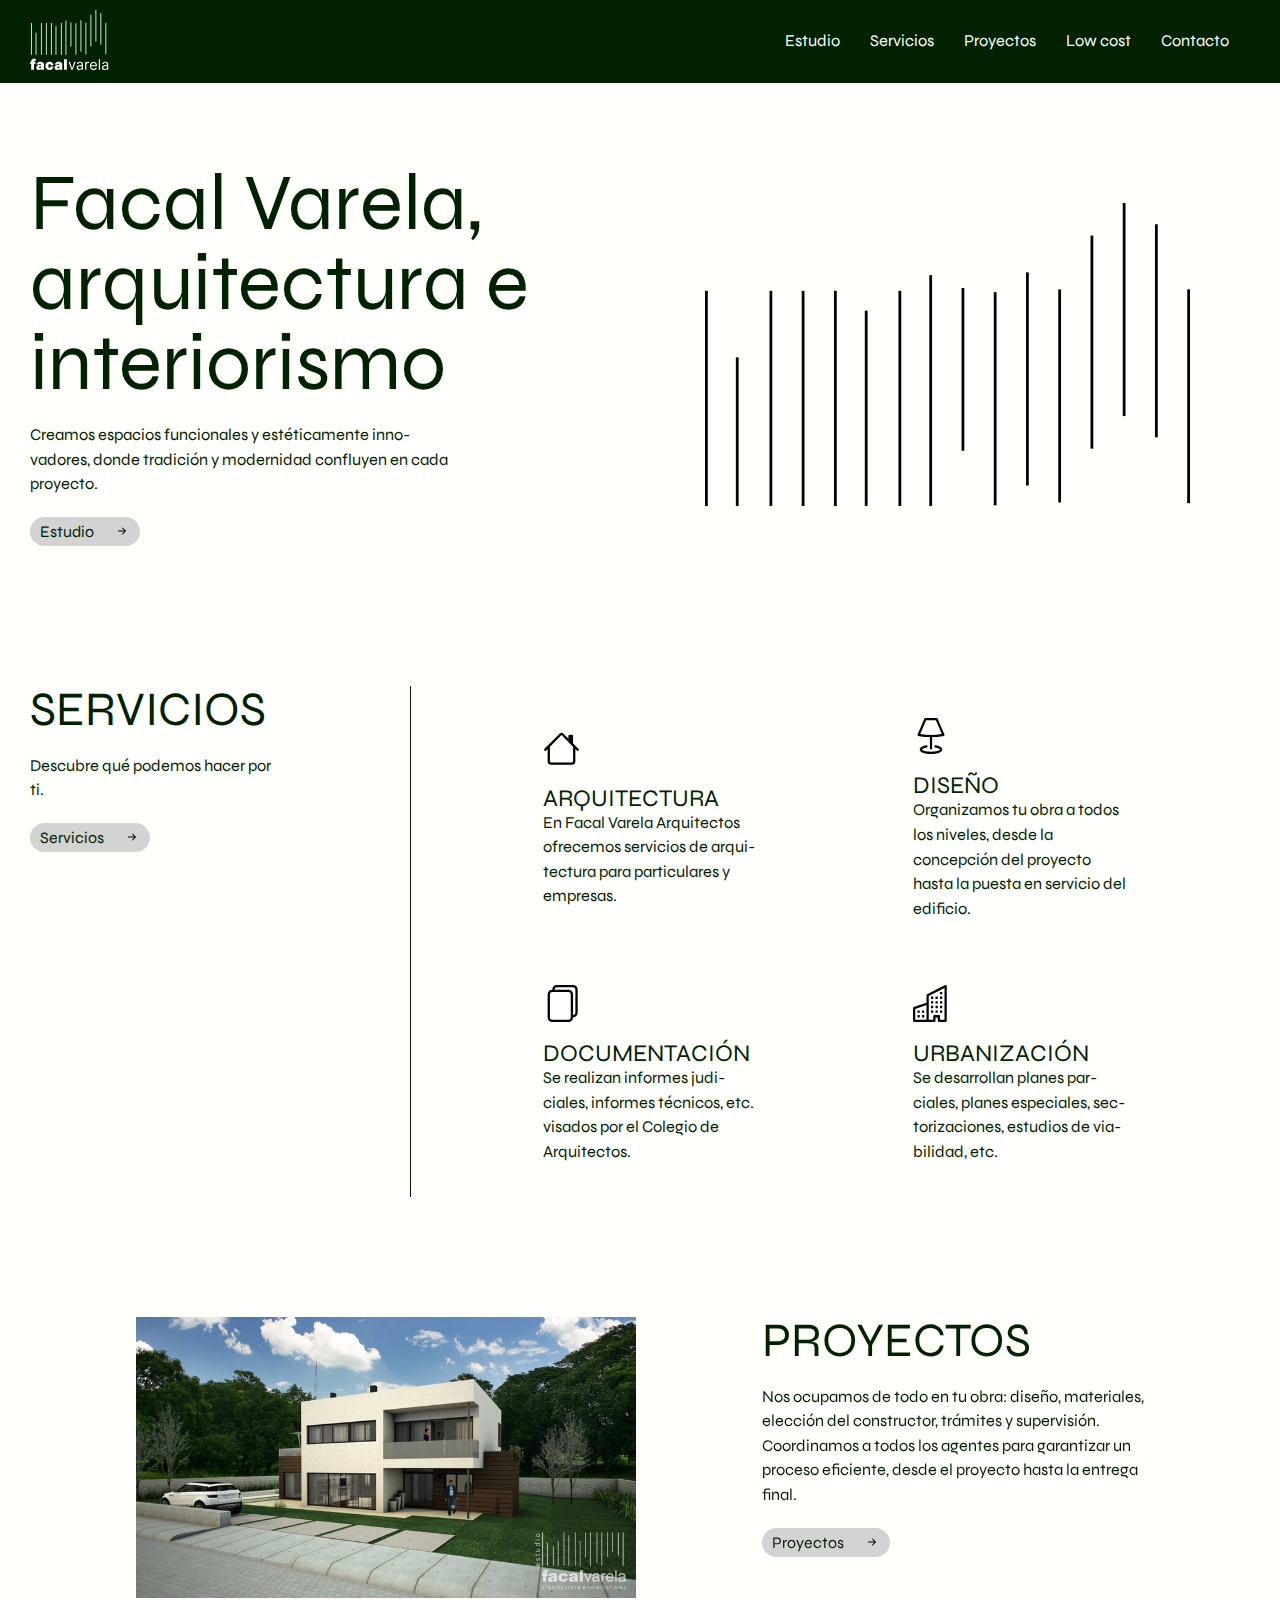
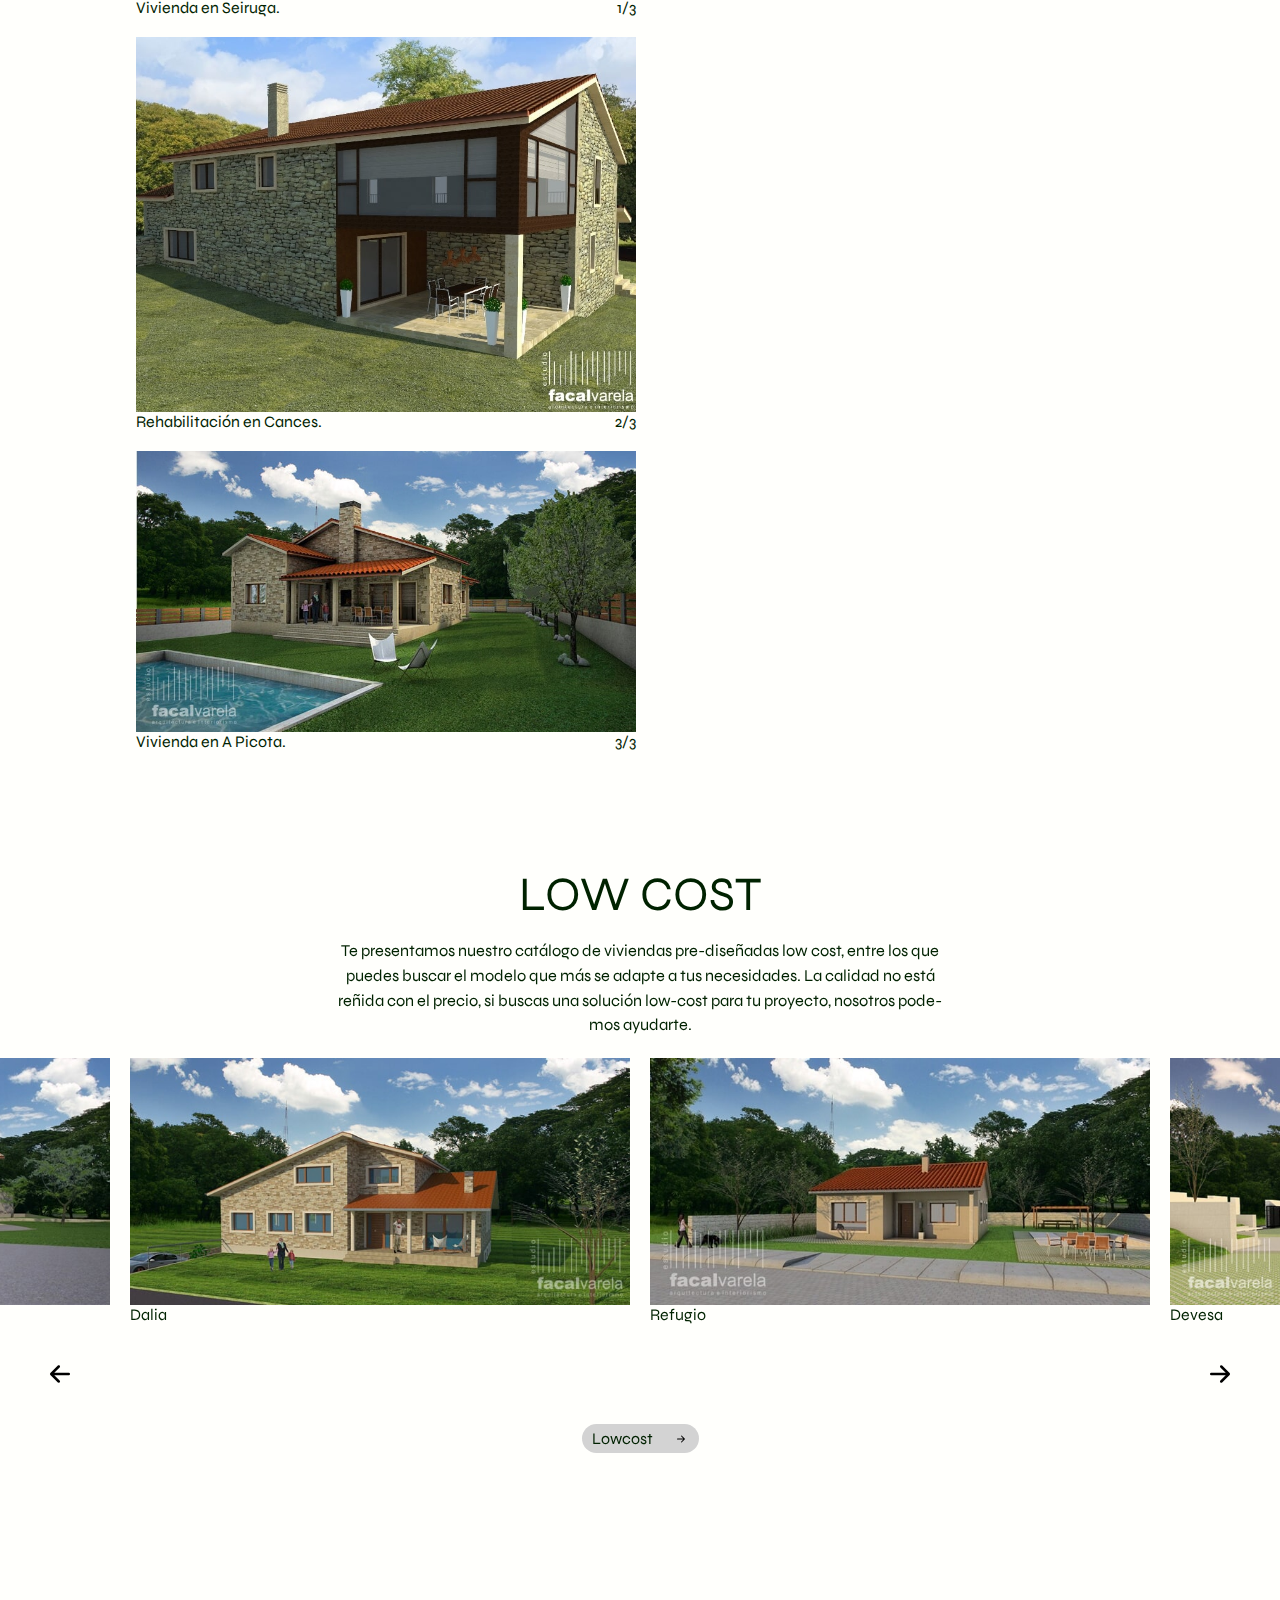
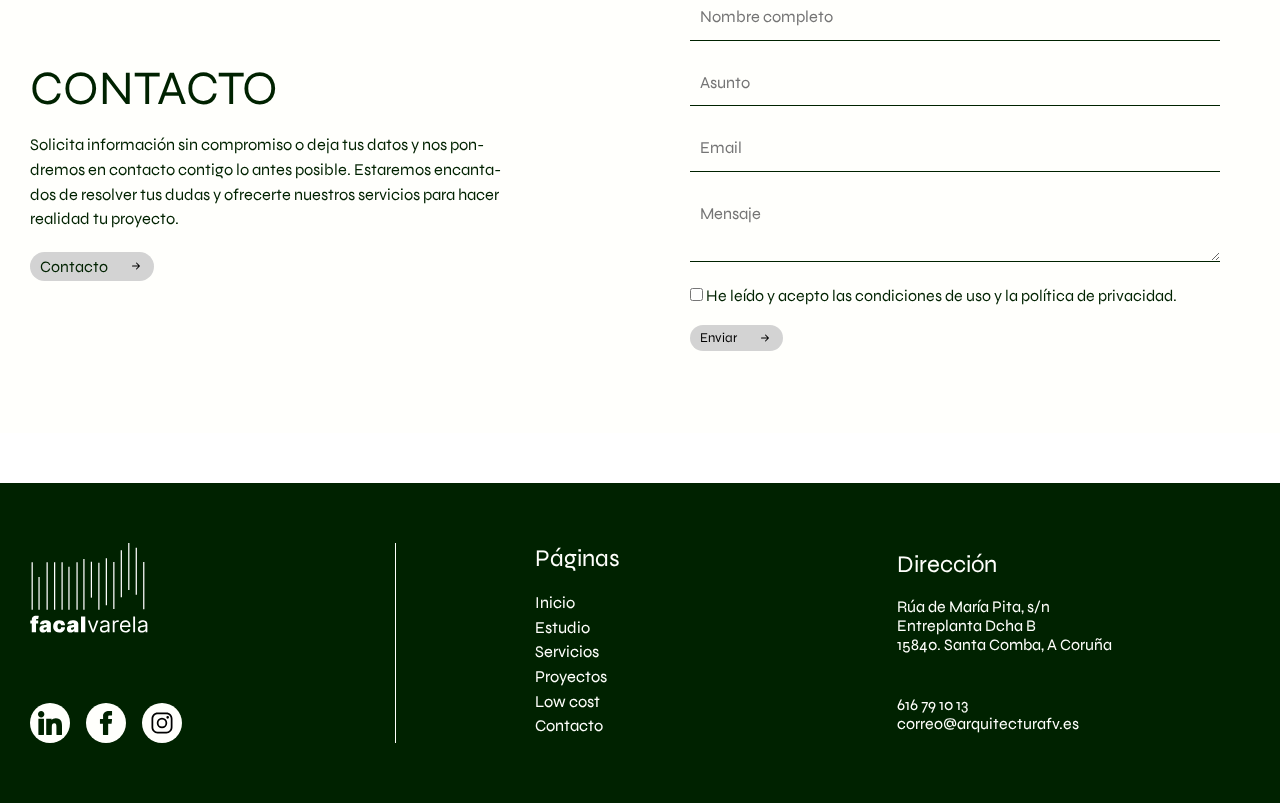
<file: index.html>
<!DOCTYPE html>
<html lang="en">

<head>
    <meta charset="UTF-8">
    <meta name="viewport" content="width=device-width, initial-scale=1.0">
    <title>Document</title>
    <link rel="stylesheet" href="css/index.css">
    <script src="js/index.js" defer></script>

    <link rel="preconnect" href="https://fonts.googleapis.com">
    <link rel="preconnect" href="https://fonts.gstatic.com" crossorigin>
    <link href="https://fonts.googleapis.com/css2?family=Syne:wght@400..800&display=swap" rel="stylesheet">


</head>

<body>
    <!-- El Header está compuesto por varios elementos, en primer lugar encontramos el logo del estudio de arquitectura, 
     con un enlace (a) que contiene el h1 y que sirve como botón para llegar a la página principal desde cualquier HTML.
     También encontramos un menú de navegación (nav) con una lista que contien enlaces a las diferentes secciones de la web.
     Para mejorar el responsive de la web, también hay un botón tipo "hamburguesa" y un menu alternativo que se activa con las
     medidas correspondientes, adaptadas a los dispositivos más pequeños, como los móviles.
      -->
    <header class="Header">
        <a href="index.html" class="Header-logo--a">
            <h1 class="Header-h1">Facal Varela arquitectura e interiorismo</h1>
            <picture class="Header-logo">
                <img loading="lazy" src="assets/simple-blanco.svg" alt="logo facal varela" class="Header-svg">
            </picture>
        </a>
        <nav class="Header-nav">
            <ul class="Header-ul">
                <li class="Header-li"><a href="estudio.html" class="Header-a">Estudio</a></li>
                <li class="Header-li"><a href="servicios.html" class="Header-a">Servicios</a></li>
                <li class="Header-li"><a href="proyectos.html" class="Header-a">Proyectos</a></li>
                <li class="Header-li"><a href="lowcost.html" class="Header-a">Low cost</a></li>
                <li class="Header-li"><a href="contacto.html" class="Header-a">Contacto</a></li>
            </ul>
        </nav>
        <div class="Responsive">
            <button class="Header-hambur">
                <img loading="lazy" src="assets/hambur.svg" alt="Menu hambburguesa" class="Hambur-svg">
            </button>
            <div class="Header-responsive">
                <ul class="Responsive-ul">
                    <li class="Responsive-li"><a href="index.html" class="Responsive-a">Inicio</a></li>
                    <li class="Responsive-li"><a href="estudio.html" class="Responsive-a">Estudio</a></li>
                    <li class="Responsive-li"><a href="servicios.html" class="Responsive-a">Servicios</a></li>
                    <li class="Responsive-li"><a href="proyectos.html" class="Responsive-a">Proyectos</a></li>
                    <li class="Responsive-li"><a href="lowcost.html" class="Responsive-a">Low cost</a></li>
                    <li class="Responsive-li"><a href="contacto.html" class="Responsive-a">Contacto</a></li>
                </ul>
            </div>
        </div>


    </header>

    <!-- El Main contiene el contenido principal de la página web. Está dividido en varias secciones importantes:
     1. Hero: Presentación del estudio con un mensaje llamativo, un texto explicativo y un botón que dirige a otra página.
     2. Servicios: Una lista con los servicios que ofrece el estudio, con iconos representativos, títulos y breves descripciones.
     3. Proyectos: Una galería visual con imágenes de proyectos destacados y enlaces para explorar todos los proyectos.
     4. Low Cost: Información sobre el catálogo de viviendas pre-diseñadas, con una estructura de cuadrícula que combina texto e imágenes.
     5. Contacto: Un formulario para que los usuarios puedan ponerse en contacto con el estudio.
-->

    <main class="Main">

        <!-- Sección Hero: Presentación del estudio con un mensaje llamativo y el isotipo del estudio. -->
        <section class="Hero">
            <div class="Hero-text">
                <h2 class="Hero-h1">Facal Varela, <br> arquitectura e interiorismo</h2>
                <p class="Hero-p">Creamos espacios funcionales y estéticamente innovadores, donde tradición y modernidad
                    confluyen en cada proyecto.
                </p>
                <a class="Button" href="estudio.html">
                    <span class="Button--span">Estudio</span>
                    <img loading="lazy" class="Button--svg" src="assets/arrow-right-short.svg"
                        alt="flecha a la derecha">
                </a>


            </div>
            <picture class="Hero-picture">
                <img loading="lazy" src="assets/lineas.svg" alt="lineas" class="Hero-svg">
            </picture>
        </section>

        <!-- Sección Servicios: Una lista con los servicios principales que ofrece el estudio.
        Cada elemento de la lista contiene un enlace (a), por lo que al pinchar sobre cada una 
        de ellas se redirige a la sección correspondiente dentro del HTML en el que se encuentran. -->
        <section class="Servicios">
            <div class="Servicios-text">
                <h2 class="Servicios-text--h2">Servicios</h2>
                <p class="Servicios-text--p">Descubre qué podemos hacer por ti.</p>
                <a href="servicios.html" class="Button Button-servicios">
                    <span class="Button--span">Servicios</span>
                    <img loading="lazy" class="Button--svg" src="assets/arrow-right-short.svg"
                        alt="flecha a la derecha">
                </a>

            </div>
            <div class="Servicios-wrapper">
                <ul class="Servicios-ul">
                    <li class="Servicios-li Click">
                        <a href="servicios.html#arqui" class="Servicios-a">
                            <picture class="Servicios-picture">
                                <img loading="lazy" src="assets/house.svg" alt="icono de servicios"
                                    class="Servicios-logo">
                            </picture>
                            <h3 class="Servicios-h3">Arquitectura</h3>
                            <p class="Servicios-p">En Facal Varela Arquitectos ofrecemos servicios de arquitectura para
                                particulares y empresas.
                            </p>
                        </a>
                    </li>
                    <li class="Servicios-li Click">
                        <a href="servicios.html#diseño" class="Servicios-a">
                            <picture class="Servicios-picture">
                                <img loading="lazy" src="assets/lamp.svg" alt="icono de servicios"
                                    class="Servicios-logo">
                            </picture>
                            <h3 class="Servicios-h3">Diseño</h3>
                            <p class="Servicios-p">Organizamos tu obra a todos los niveles, desde la concepción del
                                proyecto hasta la puesta en servicio del edificio.
                            </p>
                        </a>

                    </li>
                    <li class="Servicios-li Click">
                        <a href="servicios.html#docu" class="Servicios-a">
                            <picture class="Servicios-picture">
                                <img loading="lazy" src="assets/files.svg" alt="icono de servicios"
                                    class="Servicios-logo">
                            </picture>
                            <h3 class="Servicios-h3">Documentación</h3>
                            <p class="Servicios-p">Se realizan informes judiciales, informes técnicos, etc. visados por
                                el Colegio de Arquitectos.
                            </p>
                        </a>

                    </li>
                    <li class="Servicios-li Click">
                        <a href="servicios.html#urba" class="Servicios-a">
                            <picture class="Servicios-picture">
                                <img loading="lazy" src="assets/buildings.svg" alt="icono de servicios"
                                    class="Servicios-logo">
                            </picture>
                            <h3 class="Servicios-h3">Urbanización</h3>
                            <p class="Servicios-p">Se desarrollan planes parciales, planes especiales, sectorizaciones,
                                estudios de viabilidad, etc.
                            </p>
                        </a>

                    </li>
                </ul>
            </div>
        </section>

        <!-- Sección Proyectos: Galería visual con imágenes de proyectos destacados. -->
        <section class="Proyectos">
            <div class="Proyectos-wrapper">
                <ul class="Proyectos-ul">
                    <li class="Proyectos-li">
                        <picture class="Proyectos-picture"><img loading="lazy" src="assets/hospi-min.jpg"
                                alt="Imagen de proyecto" class="Proyectos-img">
                        </picture>
                        <div class="Proyectos-wrapper--text">
                            <p class="Proyextos-wrapper--p">Vivienda en Seiruga.</p>
                            <span class="Proyectos-wrapper--span">1/3</span>
                        </div>
                    </li>
                    <li class="Proyectos-li">
                        <picture class="Proyectos-picture"><img loading="lazy" src="assets/cances-min.jpg"
                                alt="Imagen de proyecto" class="Proyectos-img">
                        </picture>
                        <div class="Proyectos-wrapper--text">
                            <p class="Proyextos-wrapper--p">Rehabilitación en Cances.</p>
                            <span class="Proyectos-wrapper--span">2/3</span>

                        </div>

                    </li>
                    <li class="Proyectos-li">
                        <picture class="Proyectos-picture"><img loading="lazy" src="assets/picota-min.jpg"
                                alt="Imagen de proyecto" class="Proyectos-img">
                        </picture>
                        <div class="Proyectos-wrapper--text">
                            <p class="Proyetos-wrapper--p">Vivienda en A Picota.</p>
                            <span class="Proyectos-wrapper--span">3/3</span>
                        </div>

                    </li>
                </ul>
            </div>
            <div class="Proyectos-text">
                <h2 class="Proyectos-h2">Proyectos</h2>
                <p class="Proyectos-p">Nos ocupamos de todo en tu obra: diseño, materiales, elección del constructor,
                    trámites y supervisión. Coordinamos a todos los agentes para garantizar un proceso eficiente, desde
                    el proyecto hasta la entrega final.
                </p>
                <a href="proyectos.html" class="Button">
                    <span class="Button--span">Proyectos</span>
                    <img loading="lazy" class="Button--svg" src="assets/arrow-right-short.svg"
                        alt="flecha a la derecha">
                </a>

            </div>
        </section>


        <!-- Sección Low Cost: En esta sección se ha incluido un carrousel con todas las viviendas pre-diseñadas que ofrece el estudio,
         contienen un enlace (a), por lo que al pinchar sobre cada una de ellas se redirige a la sección correspondiente dentro del HTML 
         donde se encuentran. -->
        <section class="Lowcost">
            <div class="Lowcost-text">
                <h2 class="Lowcost-h2">Low cost</h2>
                <p class="Lowcost-p">Te presentamos nuestro catálogo de viviendas pre-diseñadas low cost, entre los que
                    puedes buscar el modelo que más se adapte a tus necesidades. La calidad no está reñida con el
                    precio, si buscas una solución low-cost para tu proyecto, nosotros podemos ayudarte.
                </p>
            </div>

            <div class="Lowcost-grid">
                <ul class="Lowcost-grid--ul">
                    <li class="Lowcost-grd--li">
                        <a href="lowcost.html#refugio" class="Lowcost-grid--a Click">
                            <picture class="Lowcost-picture"><img loading="lazy" src="assets/refugio1-min.jpg" alt="img"
                                    class="Lowcost-img">
                            </picture>
                            <p class="Lowcost-grid--p">Refugio</p>
                        </a>
                    </li>
                    <li class="Lowcost-grd--li">
                        <a href="lowcost.html#devesa" class="Lowcost-grid--a Click">
                            <picture class="Lowcost-picture"><img loading="lazy" src="assets/devesa1-min.jpg" alt="img"
                                    class="Lowcost-img">
                            </picture>
                            <p class="Lowcost-grid--p">Devesa</p>
                        </a>
                    </li>
                    <li class="Lowcost-grd--li">
                        <a href="lowcost.html#seiruga" class="Lowcost-grid--a Click">
                            <picture class="Lowcost-picture"><img loading="lazy" src="assets/seiruga1-min.jpg" alt="img"
                                    class="Lowcost-img">
                            </picture>
                            <p class="Lowcost-grid--p">Seiruga</p>
                        </a>
                    </li>
                    <li class="Lowcost-grd--li">
                        <a href="lowcost.html#dalia" class="Lowcost-grid--a Click">
                            <picture class="Lowcost-picture"><img loading="lazy" src="assets/dalia1-min.jpg" alt="img"
                                    class="Lowcost-img">
                            </picture>
                            <p class="Lowcost-grid--p">Dalia</p>
                        </a>
                    </li>
                    <li class="Lowcost-grd--li Repe">
                        <a href="lowcost.html#refugio" class="Lowcost-grid--a">
                            <picture class="Lowcost-picture"><img loading="lazy" src="assets/refugio1-min.jpg" alt="img"
                                    class="Lowcost-img">
                            </picture>
                            <p class="Lowcost-grid--p">Refugio</p>
                        </a>
                    </li>
                    <li class="Lowcost-grd--li Repe">
                        <a href="lowcost.html#devesa" class="Lowcost-grid--a Click">
                            <picture class="Lowcost-picture"><img loading="lazy" src="assets/devesa1-min.jpg" alt="img"
                                    class="Lowcost-img">
                            </picture>
                            <p class="Lowcost-grid--p">Devesa</p>
                        </a>
                    </li>
                    <li class="Lowcost-grd--li Repe">
                        <a href="lowcost.html#seiruga" class="Lowcost-grid--a Click">
                            <picture class="Lowcost-picture"><img loading="lazy" src="assets/seiruga1-min.jpg" alt="img"
                                    class="Lowcost-img">
                            </picture>
                            <p class="Lowcost-grid--p">Seiruga</p>
                        </a>
                    </li>
                    <li class="Lowcost-grd--li Repe">
                        <a href="lowcost.html#dalia" class="Lowcost-grid--a Click">
                            <picture class="Lowcost-picture"><img loading="lazy" src="assets/dalia1-min.jpg" alt="img"
                                    class="Lowcost-img">
                            </picture>
                            <p class="Lowcost-grid--p">Dalia</p>
                        </a>
                    </li>
                </ul>
            </div>

            <div class="Lowcost-flechas">
                <img loading="lazy" src="assets/arrow-right-short.svg" alt="flecha a la izquierda"
                    class="Lowcost-flecha izq">
                <img loading="lazy" src="assets/arrow-right-short.svg" alt="flecha a la derecha"
                    class="Lowcost-flecha der">
            </div>

            <a href="lowcost.html" class="Button">
                <span class="Button--span">Lowcost</span>
                <img loading="lazy" class="Button--svg" src="assets/arrow-right-short.svg" alt="flecha a la derecha">
            </a>

        </section>


        <!-- Sección Contacto: Contiene un formulario para que los usuarios puedan escribir al estudio, al no tener un lugar donde almacenar los 
         datos, en la etiqueta action figura una x, por lo que en este HTML el formulario no es funcional.
         
         Está compuesto por:
            1. Campo de texto (input) para que el usuario introduzca su nombre.
            2. Campo de correo electrónico (input type="email") para que el usuario introduzca su email.
            3. Área de texto (textarea) para que el usuario escriba su mensaje. Este campo es más amplio que un input estándar porque está diseñado para textos más largos.
            4. Checkbox para que el usuario acepte los términos y condiciones del uso del formulario.
            5. Botón de envío (submit) para que el formulario se envíe al servidor, aunque en este caso no realiza ninguna acción.
         -->
        <section class="Contacto">
            <div class="Contacto-text">
                <h2 class="Contacto-h2">Contacto</h2>
                <p class="Contacto-p">Solicita información sin compromiso o deja tus datos y nos pondremos en contacto
                    contigo lo antes posible. Estaremos encantados de resolver tus dudas y ofrecerte nuestros servicios
                    para hacer realidad tu proyecto.
                </p>
                <a href="contacto.html" class="Button">
                    <span class="Button--span">Contacto</span>
                    <img loading="lazy" class="Button--svg" src="assets/arrow-right-short.svg"
                        alt="flecha a la derecha">
                </a>

            </div>

            <form action="x" method="get" class="Contacto-form">
                <label class="Contact-label">
                    <input placeholder="Nombre completo" type="text" name="nombre" class="Contacto-input" required>
                </label>
                <label class="Contact-label">
                    <input placeholder="Asunto" type="text" name="asunto" class="Contacto-input" required>
                </label>
                <label class="Contact-label">
                    <input placeholder="Email" type="email" name="email" class="Contacto-input" required>
                </label>
                <label class="Contact-label">
                    <textarea placeholder="Mensaje" name="mensaje" class="Contacto-input" required></textarea>
                </label>
                <label class="Contacto-input--label">
                    <input type="checkbox" name="aceptar_terminos" class="Contacto-input--checkbox" required>
                    <span class="Contacto-span">He leído y acepto las condiciones de uso y la política de
                        privacidad.</span>
                </label>
                <button type="submit" class="Contacto-button Button">
                    <span class="Button--span">Enviar</span>
                    <img loading="lazy" class="Button--svg" src="assets/arrow-right-short.svg"
                        alt="flecha a la derecha">
                </button>
            </form>


        </section>
    </main>


    <!-- El footer dela página contiene información adicional sobre el estudio y enlaces importantes para los usuarios.
     Está compuesto por el logo del estudio, y los logos de las diferentes redes sociales en las que el estudio tiene cuenta.
     Aunque no están enlazados a los perfiles, si que están enlazados a las redes, por lo que se han añadido los atributos target="_blank" y
     rel="noopener noreferrer" para que los enlaces se abran en otra ventana.
     -->
    <footer class="Footer">
        <div class="Footer-wrapper">
            <picture class="Footer-logo">
                <img loading="lazy" src="assets/simple-blanco.svg" alt="Logo facal varela" class="Footer-img">
            </picture>
            <ul class="Footer-ul">
                <li class="Footer-li"><a href="https://es.linkedin.com" target="_blank" rel="noopener noreferrer"
                        class="Footer-a--redes"><img loading="lazy" src="assets/linkedin.svg" alt="Instagram"
                            class="Footer-li--redes"></a>
                </li>
                <li class="Footer-li"><a
                        href="https://www.facebook.com/people/FACAL-Varela-arquitectura-e-interiorismo/100063511334320/?locale=es_ES"
                        target="_blank" rel="noopener noreferrer" class="Footer-a--redes"><img loading="lazy"
                            src="assets/facebook.svg" alt="Faceebok" class="Footer-li--redes"></a>
                </li>
                <li class="Footer-li"><a href="https://www.instagram.com" target="_blank" rel="noopener noreferrer"
                        class="Footer-a--redes"><img loading="lazy" src="assets/logo-instagram.svg" alt="Linkedin"
                            class="Footer-li--redes"></a>
                </li>
            </ul>
        </div>
        <!-- También encontramos una lista con enlaces a las diferentes secciones de la web -->
        <div class="Footer-info">
            <ul class="Footer-pags">
                <li class="Pags-li Contact-title ">Páginas</li>
                <li class="Pags-li first"><a href="index.html" class="Pags-a">Inicio</a></li>
                <li class="Pags-li"><a href="estudio.html" class="Pags-a">Estudio</a></li>
                <li class="Pags-li"><a href="servicios.html" class="Pags-a">Servicios</a></li>
                <li class="Pags-li"><a href="proyectos.html" class="Pags-a">Proyectos</a></li>
                <li class="Pags-li"><a href="lowcost.html" class="Pags-a">Low cost</a></li>
                <li class="Pags-li"><a href="contacto.html" class="Pags-a">Contacto</a></li>
            </ul>

            <!-- Para añadir más información, el footer también tiene una pequeña secciçon de contacto con la
             información más importante, además de los datos de contacto en un enlace (a) para que al pinchar sobre
             ellos abran la aplicación correspondiente, gracias a "mailto" y a "tel:" -->
            <div class="Contact-wrapper">
                <div class="Contact-section">
                    <h3 class="Contact-title">Dirección</h3>
                    <p class="Contact-item first">Rúa de María Pita, s/n</p>
                    <p class="Contact-item">Entreplanta Dcha B</p>
                    <p class="Contact-item">15840. Santa Comba, A Coruña</p>
                </div>

                <div class="Contact-section">
                    <a href="tel:+34616791013" class="Contact-item first">616 79 10 13</a>
                    <a href="mailto:correo@arquitecturafv.es" class="Contact-item">correo@arquitecturafv.es</a>
                </div>
            </div>
        </div>
    </footer>

    <!-- Este div contiene dentro una flecha y cumple una función decorativa, al pasar el cursor por algunas secciones
    aparece el cursor, esta animación se ha realizado con Java -->
    <div class="Pointer">
        <img loading="lazy" class="Pointer-img" src="assets/flechablanca.svg" alt="flecha blanca">
    </div>

</body>

</html>
</file>
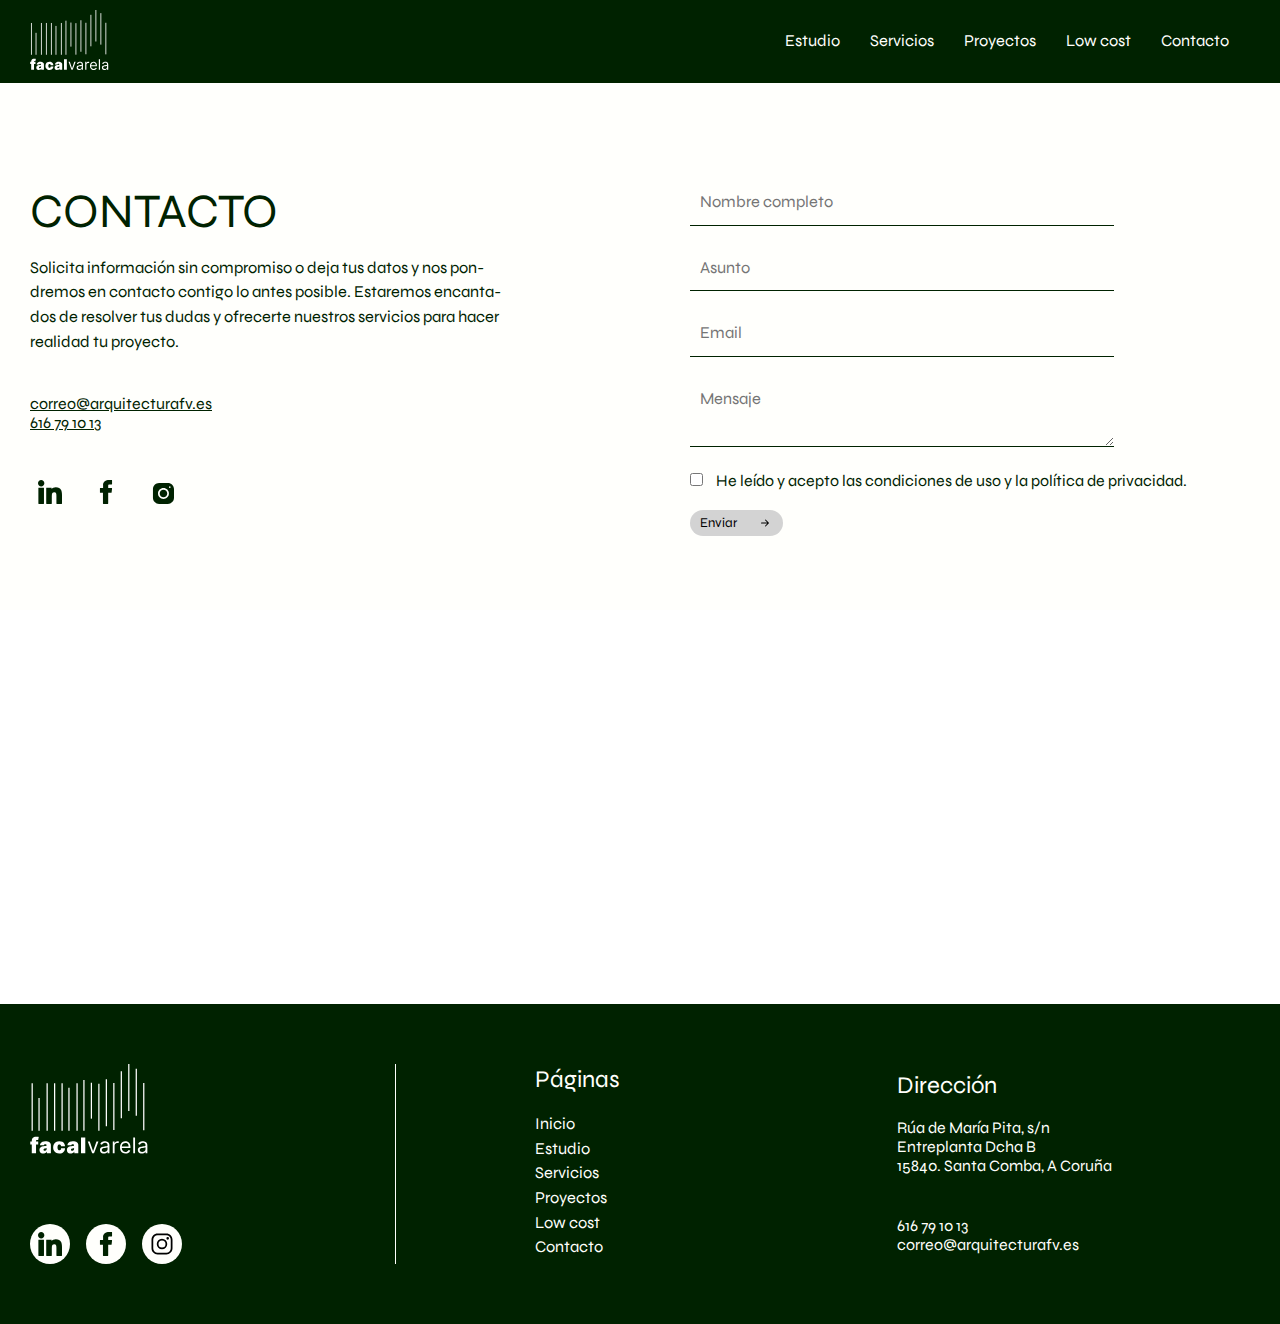
<file: contacto.html>
<!DOCTYPE html>
<html lang="en">

<head>
    <meta charset="UTF-8">
    <meta name="viewport" content="width=device-width, initial-scale=1.0">
    <title>Document</title>
    <link rel="stylesheet" href="css/contacto.css">
    <script src="js/contacto.js" defer></script>

    <link rel="preconnect" href="https://fonts.googleapis.com">
    <link rel="preconnect" href="https://fonts.gstatic.com" crossorigin>
    <link href="https://fonts.googleapis.com/css2?family=Syne:wght@400..800&display=swap" rel="stylesheet">
</head>

<body>
    <header class="Header">
        <a href="index.html" class="Header-logo--a">
            <h1 class="Header-h1">Facal Varela arquitectura e interiorismo</h1>
            <picture class="Header-logo">
                <img loading="lazy" src="assets/simple-blanco.svg" alt="logo facal varela" class="Header-svg">
            </picture>
        </a>
        <nav class="Header-nav">
            <ul class="Header-ul">
                <li class="Header-li"><a href="estudio.html" class="Header-a">Estudio</a></li>
                <li class="Header-li"><a href="servicios.html" class="Header-a">Servicios</a></li>
                <li class="Header-li"><a href="proyectos.html" class="Header-a">Proyectos</a></li>
                <li class="Header-li"><a href="lowcost.html" class="Header-a">Low cost</a></li>
                <li class="Header-li"><a href="contacto.html" class="Header-a">Contacto</a></li>
            </ul>
        </nav>
        <div class="Responsive">
            <button class="Header-hambur">
                <img loading="lazy" src="assets/hambur.svg" alt="Menu hambburguesa" class="Hambur-svg">
            </button>
            <div class="Header-responsive">
                <ul class="Responsive-ul">
                    <li class="Responsive-li"><a href="index.html" class="Responsive-a">Inicio</a></li>
                    <li class="Responsive-li"><a href="estudio.html" class="Responsive-a">Estudio</a></li>
                    <li class="Responsive-li"><a href="servicios.html" class="Responsive-a">Servicios</a></li>
                    <li class="Responsive-li"><a href="proyectos.html" class="Responsive-a">Proyectos</a></li>
                    <li class="Responsive-li"><a href="lowcost.html" class="Responsive-a">Low cost</a></li>
                    <li class="Responsive-li"><a href="contacto.html" class="Responsive-a">Contacto</a></li>
                </ul>
            </div>
        </div>
    </header>

    <!-- Esta es la sección principal de contacto donde los usuarios pueden obtener información y enviar consultas. -->
    <main class="Main">

        <!-- En esta parte se incluye el título de la sección y una breve descripción sobre cómo pueden ponerse en contacto con el estudio. -->
        <section class="Contacto">
            <div class="Contacto-text">
                <h2 class="Contacto-h2">Contacto</h2>
                <p class="Contacto-p">Solicita información sin compromiso o deja tus datos y nos pondremos en contacto
                    contigo lo antes posible. Estaremos encantados de resolver tus dudas y ofrecerte nuestros servicios
                    para hacer realidad tu proyecto.
                </p>
                <!-- A continuación se encuentran los enlaces para contactar directamente al estudio por email y teléfono. Se han usado los atributos
                 tel: y mailto para que al pinchar sobre la información, se abra directamente la aplicación correspondiente para facilitar la navegación. -->
                <div class="Contacto-section">
                    <a href="mailto:correo@arquitecturafv.es" class="Contacto-item">correo@arquitecturafv.es</a>
                    <a href="tel:+34616791013" class="Contacto-item">616 79 10 13</a>
                </div>

                <!-- Esta parte incluye los iconos de redes sociales a las que se puede acceder desde la página. Tienen el atributo Target Blank y noopener noreferer para que se 
                 abran en una ventana diferente. -->
                <div class="Contacto-redes">
                    <ul class="Footer-ul">
                        <li class="Footer-li"><a href="linkedin.com" target="_blank" rel="noopener noreferer"
                                class="Footer-a--redes"><img loading="lazy" src="assets/linkedin.svg" alt="Instagram"
                                    class="Footer-li--redes"></a></li>
                        <li class="Footer-li"><a href="facebook.com" target="_blank" rel="noopener noreferer"
                                class="Footer-a--redes"><img loading="lazy" src="assets/facebook.svg" alt="Faceebok"
                                    class="Footer-li--redes"></a></li>
                        <li class="Footer-li"><a href="instagram.com" target="_blank" rel="noopener noreferer"
                                class="Footer-a--redes"><img src="assets/icons8-instagram-logo.svg" alt="Linkedin"
                                    class="Footer-li--redes"></a>
                        </li>
                    </ul>
                </div>
            </div>

            <!-- Esta es la sección del formulario de contacto. Permite a los usuarios enviar mensajes directamente desde la página.
             Al no tener una URL donde se reciba la información, en este caso el formulario no es funcional -->
             <form action="x" method="get" class="Contacto-form">
                <!-- Cada campo de entrada está diseñado para recoger la información del usuario de forma ordenada. -->
                <label class="Contact-label">
                    <!-- Campo de texto para el nombre completo. Es un campo obligatorio para poder enviar el formulario. -->
                    <input placeholder="Nombre completo" type="text" name="nombre" class="Contacto-input" required>
                </label>
                <label class="Contact-label">
                    <!-- Campo de texto para el asunto del mensaje. También es obligatorio. -->
                    <input placeholder="Asunto" type="text" name="asunto" class="Contacto-input" required>
                </label>
                <label class="Contact-label">
                    <!-- Campo de entrada para el correo electrónico. El navegador valida que el formato del email sea correcto. -->
                    <input placeholder="Email" type="email" name="email" class="Contacto-input" required>
                </label>
                <label class="Contact-label">
                    <!-- Un campo de área de texto donde el usuario puede escribir el mensaje que quiere enviar. -->
                    <textarea placeholder="Mensaje" name="mensaje" class="Contacto-input" required></textarea>
                </label>
                <!-- Eliminamos la etiqueta label dentro de otra etiqueta label -->
                <div class="Contacto-input--label">
                    <!-- Aquí se solicita al usuario que acepte los términos de uso y la política de privacidad antes de enviar el formulario. -->
                    <input type="checkbox" name="aceptar_terminos" class="Contacto-input--checkbox" required>
                    <span class="Contacto-span">He leído y acepto las condiciones de uso y la política de privacidad.</span>
                </div>
                <button type="submit" class="Contacto-button Button">
                    <span class="Button--span">Enviar</span>
                    <img loading="lazy" class="Button--svg" src="assets/arrow-right-short.svg" alt="flecha a la derecha">
                </button>
            </form>
        </section>

        <!-- Al final de la sección de contacto, se ha agregado un mapa interactivo de Google Maps que muestra la ubicación del estudio. 
         Se puede acceder directamente a la dirección en Google Maps pinchando sobre el mapa. El código se ha cogido del propio Google Maps -->
        <div class="Contacto-map">
            <iframe class="Contacto-map--recurso"
                src="https://www.google.com/maps/embed?pb=!1m18!1m12!1m3!1d5832.362029880847!2d-8.817701334200859!3d43.03762277435579!2m3!1f0!2f0!3f0!3m2!1i1024!2i768!4f13.1!3m3!1m2!1s0xd2ee9c80ef1a177%3A0x4ae36cbba59efe1b!2sR%C3%BAa%20Mar%C3%ADa%20Pita%2C%2015840%20Santa%20Comba%2C%20A%20Coru%C3%B1a!5e0!3m2!1ses!2ses!4v1736793877958!5m2!1ses!2ses"
                width="1400" height="300" style="border:0;" allowfullscreen="" loading="lazy"
                referrerpolicy="no-referrer-when-downgrade"></iframe>
        </div>
    </main>
    <footer class="Footer">
        <div class="Footer-wrapper">
            <picture class="Footer-logo">
                <img loading="lazy" src="assets/simple-blanco.svg" alt="Logo facal varela" class="Footer-img">
            </picture>
            <ul class="Footer-ul">
                <li class="Footer-li"><a href="https://es.linkedin.com" target="_blank" rel="noopener noreferrer"
                        class="Footer-a--redes"><img loading="lazy" src="assets/linkedin.svg" alt="Instagram"
                            class="Footer-li--redes"></a>
                </li>
                <li class="Footer-li"><a
                        href="https://www.facebook.com/people/FACAL-Varela-arquitectura-e-interiorismo/100063511334320/?locale=es_ES"
                        target="_blank" rel="noopener noreferrer" class="Footer-a--redes"><img loading="lazy"
                            src="assets/facebook.svg" alt="Faceebok" class="Footer-li--redes"></a>
                </li>
                <li class="Footer-li"><a href="https://www.instagram.com" target="_blank" rel="noopener noreferrer"
                        class="Footer-a--redes"><img loading="lazy" src="assets/logo-instagram.svg" alt="Linkedin"
                            class="Footer-li--redes"></a>
                </li>
            </ul>
        </div>
        <div class="Footer-info">
            <ul class="Footer-pags">
                <li class="Pags-li Contact-title ">Páginas</li>
                <li class="Pags-li first"><a href="index.html" class="Pags-a">Inicio</a></li>
                <li class="Pags-li"><a href="estudio.html" class="Pags-a">Estudio</a></li>
                <li class="Pags-li"><a href="servicios.html" class="Pags-a">Servicios</a></li>
                <li class="Pags-li"><a href="proyectos.html" class="Pags-a">Proyectos</a></li>
                <li class="Pags-li"><a href="lowcost.html" class="Pags-a">Low cost</a></li>
                <li class="Pags-li"><a href="contacto.html" class="Pags-a">Contacto</a></li>
            </ul>
            <div class="Contact-wrapper">
                <div class="Contact-section">
                    <h3 class="Contact-title">Dirección</h3>
                    <p class="Contact-item first">Rúa de María Pita, s/n</p>
                    <p class="Contact-item">Entreplanta Dcha B</p>
                    <p class="Contact-item">15840. Santa Comba, A Coruña</p>
                </div>

                <div class="Contact-section">
                    <a href="tel:+34616791013" class="Contact-item first">616 79 10 13</a>
                    <a href="mailto:correo@arquitecturafv.es" class="Contact-item">correo@arquitecturafv.es</a>
                </div>
            </div>
        </div>
    </footer>
</body>

</html>
</file>
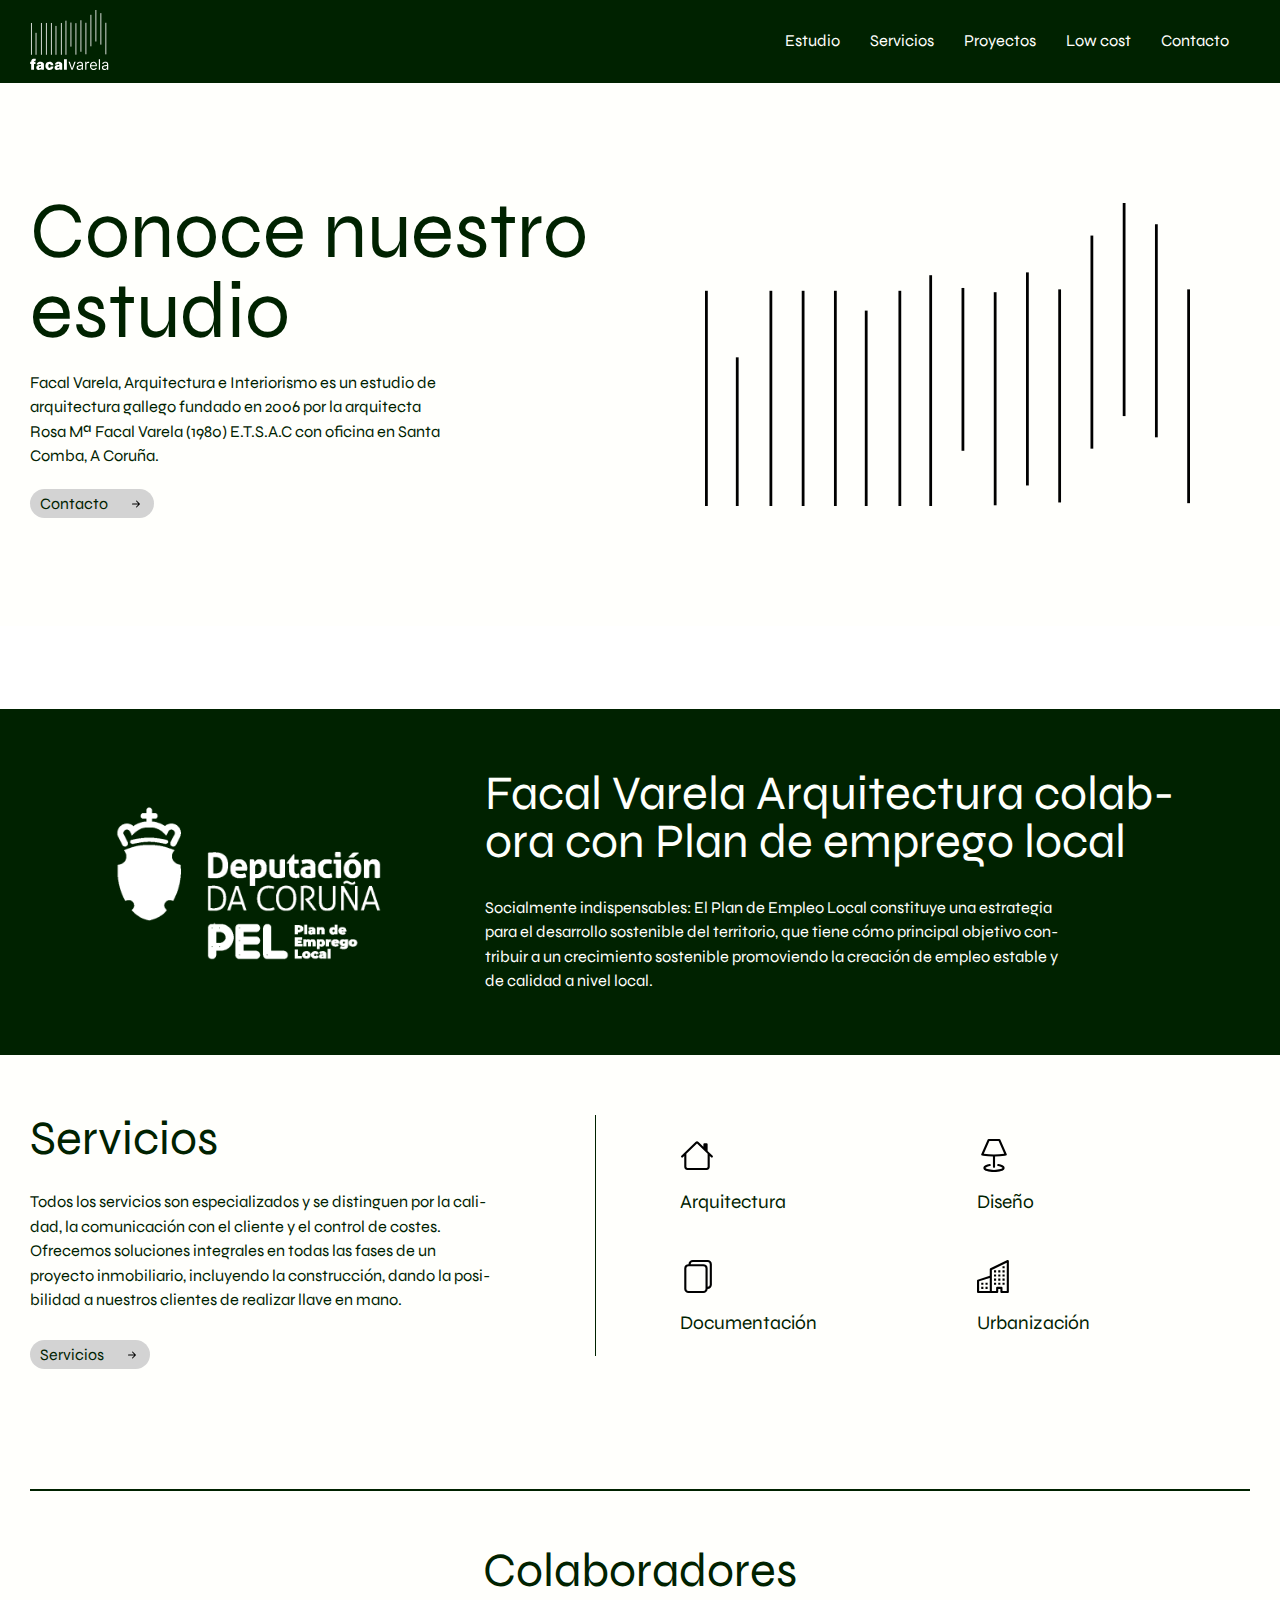
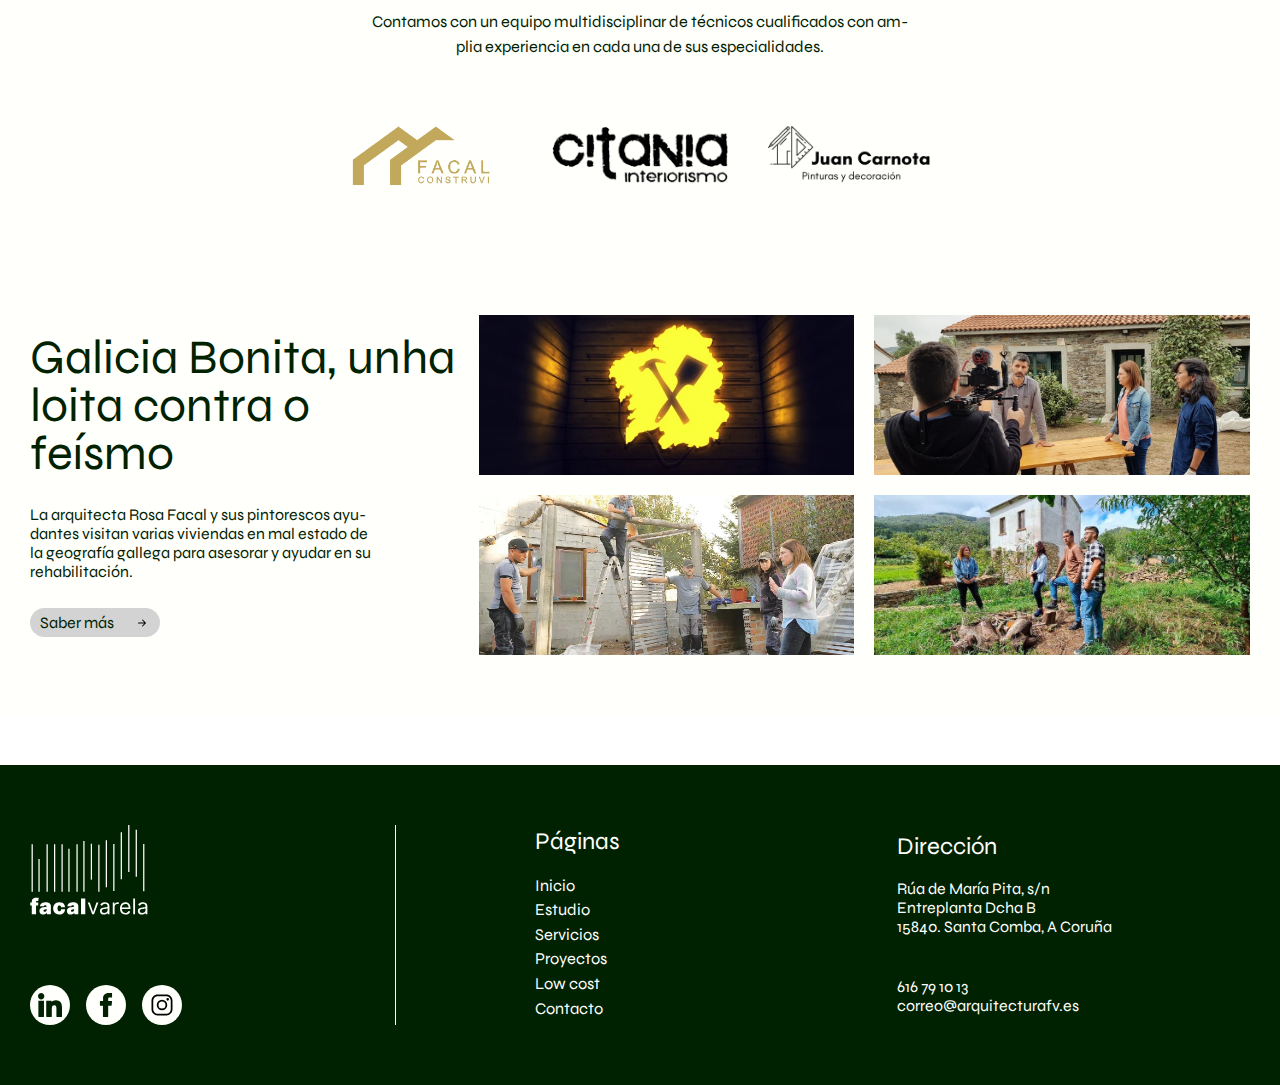
<file: estudio.html>
<!DOCTYPE html>
<html lang="en">

<head>
    <meta charset="UTF-8">
    <meta name="viewport" content="width=device-width, initial-scale=1.0">
    <title>Document</title>
    <link rel="stylesheet" href="css/estudio.css">
    <script src="js/estudio.js" defer></script>

    <link rel="preconnect" href="https://fonts.googleapis.com">
    <link rel="preconnect" href="https://fonts.gstatic.com" crossorigin>
    <link href="https://fonts.googleapis.com/css2?family=Syne:wght@400..800&display=swap" rel="stylesheet">
</head>

<body>
    <header class="Header">
        <a href="index.html" class="Header-logo--a">
            <h1 class="Header-h1">Facal Varela arquitectura e interiorismo</h1>

            <picture class="Header-logo">
                <img loading="lazy" src="assets/simple-blanco.svg" alt="logo facal varela" class="Header-svg">
            </picture>
        </a>
        <nav class="Header-nav">
            <ul class="Header-ul">
                <li class="Header-li"><a href="estudio.html" class="Header-a">Estudio</a></li>
                <li class="Header-li"><a href="servicios.html" class="Header-a">Servicios</a></li>
                <li class="Header-li"><a href="proyectos.html" class="Header-a">Proyectos</a></li>
                <li class="Header-li"><a href="lowcost.html" class="Header-a">Low cost</a></li>
                <li class="Header-li"><a href="contacto.html" class="Header-a">Contacto</a></li>
            </ul>
        </nav>
        <div class="Responsive">
            <button class="Header-hambur">
                <img loading="lazy" src="assets/hambur.svg" alt="Menu hambburguesa" class="Hambur-svg">
            </button>
            <div class="Header-responsive">
                <ul class="Responsive-ul">
                    <li class="Responsive-li"><a href="index.html" class="Responsive-a">Inicio</a></li>
                    <li class="Responsive-li"><a href="estudio.html" class="Responsive-a">Estudio</a></li>
                    <li class="Responsive-li"><a href="servicios.html" class="Responsive-a">Servicios</a></li>
                    <li class="Responsive-li"><a href="proyectos.html" class="Responsive-a">Proyectos</a></li>
                    <li class="Responsive-li"><a href="lowcost.html" class="Responsive-a">Low cost</a></li>
                    <li class="Responsive-li"><a href="contacto.html" class="Responsive-a">Contacto</a></li>
                </ul>
            </div>
        </div>
    </header>

    <main class="Main">
        <section class="Hero">
            <div class="Hero-text">
                <h2 class="Hero-h1">Conoce nuestro estudio</h2>
                <p class="Hero-p">Facal Varela, Arquitectura e Interiorismo es un estudio de arquitectura gallego
                    fundado en 2006 por la arquitecta Rosa Mª Facal Varela (1980) E.T.S.A.C con oficina en Santa Comba,
                    A Coruña.
                </p>
                <a href="contacto.html" class="Button">
                    <span class="Button--span">Contacto</span>
                    <img loading="lazy" class="Button--svg" src="assets/arrow-right-short.svg"
                        alt="flecha a la derecha">
                </a>
            </div>
            <picture class="Hero-picture">
                <img loading="lazy" src="assets/lineas.svg" alt="lineas" class="Hero-svg">
            </picture>
        </section>

         <!-- En esta sección se destaca la colaboración del estudio con el "Plan de Empleo Local". 
         Está diseñada para resaltar el impacto y la contribución del estudio al desarrollo local. -->
        <section class="Empleo">
            <picture class="Empleo-picture">
                <img loading="lazy" src="assets/image.webp" alt="lineas" class="Empleo-svg">
            </picture>

            <div class="Empleo-text">
                <h2 class="Empleo-h2">Facal Varela Arquitectura colabora con Plan de emprego local</h2>
                <p class="Empleo-p">Socialmente indispensables: El Plan de Empleo Local constituye una estrategia para
                    el desarrollo sostenible del territorio, que tiene cómo principal objetivo contribuir a un
                    crecimiento sostenible promoviendo la creación de empleo estable y de calidad a nivel local.</p>
            </div>

        </section>

        <!-- Esta sección describe los principales servicios ofrecidos por el estudio. Cada elemento de la lista está enlazado 
         al HTML de servicios, y gracias al uso de ID se han enlazado a cada una de las secciones que corresponden dentro de la página -->
        <section class="Servicios">
            <div class="Servicios-text">
                <h2 class="Servicios-text--h2">Servicios</h2>
                <p class="Servicios-text--p">Todos los servicios son especializados y se distinguen por la calidad, la
                    comunicación con el cliente y el control de costes. <br>
                    Ofrecemos soluciones integrales en todas las fases de un proyecto inmobiliario, incluyendo la
                    construcción, dando la posibilidad a nuestros clientes de realizar llave en mano.</p>
                <a href="servicios.html" class="Button Button-servicios">
                    <span class="Button--span">Servicios</span>
                    <img loading="lazy" class="Button--svg" src="assets/arrow-right-short.svg"
                        alt="flecha a la derecha">
                </a>

            </div>
            <div class="Servicios-wrapper">
                <ul class="Servicios-ul">
                    <li class="Servicios-li Click">
                        <a href="servicios.html#arqui" class="Servicios-a">
                            <picture class="Servicios-picture">
                                <img loading="lazy" src="assets/house.svg" alt="icono de servicios"
                                    class="Servicios-logo">
                            </picture>
                            <h3 class="Servicios-h3">Arquitectura</h3>
                        </a>
                    </li>
                    <li class="Servicios-li Click">
                        <a href="servicios.html#diseño" class="Servicios-a">
                            <picture class="Servicios-picture">
                                <img loading="lazy" src="assets/lamp.svg" alt="icono de servicios"
                                    class="Servicios-logo">
                            </picture>
                            <h3 class="Servicios-h3">Diseño</h3>
                        </a>

                    </li>
                    <li class="Servicios-li Click">
                        <a href="servicios.html#docu" class="Servicios-a">
                            <picture class="Servicios-picture">
                                <img loading="lazy" src="assets/files.svg" alt="icono de servicios"
                                    class="Servicios-logo">
                            </picture>
                            <h3 class="Servicios-h3">Documentación</h3>
                        </a>

                    </li>
                    <li class="Servicios-li Click">
                        <a href="servicios.html#urba" class="Servicios-a">
                            <picture class="Servicios-picture">
                                <img loading="lazy" src="assets/buildings.svg" alt="icono de servicios"
                                    class="Servicios-logo">
                            </picture>
                            <h3 class="Servicios-h3">Urbanización</h3>
                        </a>

                    </li>
                </ul>
            </div>
        </section>


        <!-- La sección de colaboradores muestra los logos de empresas con las que el estudio trabaja. -->
        <section class="Colab">
            <div class="Colab-text">
                <h2 class="Colab-h2">Colaboradores</h2>
                <p class="Colab-p">Contamos con un equipo multidisciplinar de técnicos cualificados con amplia
                    experiencia en cada una de sus especialidades.</p>
            </div>
            <ul class="Colab-grid">
                <li class="Colab-li">
                    <Picture class="Colab-picture"><img loading="lazy" src="assets/Logo-Facal-Construvi-PNG.png"
                            alt="logo de colaboradores" class="Colab-img"></Picture>
                </li>
                <li class="Colab-li">
                    <Picture class="Colab-picture"><img loading="lazy" src="assets/citania_interiorismo-min.png"
                            alt="logo de colaboradores" class="Colab-img"></Picture>
                </li>
                <li class="Colab-li">
                    <Picture class="Colab-picture"><img loading="lazy" src="assets/unnamed-min.png"
                            alt="logo de colaboradores" class="Colab-img"></Picture>
                </li>
            </ul>

        </section>


        <!-- Esta sección tiene caracter informativo, muestra imágenes del programa de televisión de arquitectura que protagoniza
         la arquitecta del estudio
          -->
        <section class="Gal">
            <div class="Gal-text">
                <h2 class="Gal-h2">Galicia Bonita, unha loita contra o feísmo</h2>
                <p class="Gal-p">La arquitecta Rosa Facal y sus pintorescos ayudantes visitan varias viviendas en mal
                    estado de la geografía gallega para asesorar y ayudar en su rehabilitación.</p>
                <a href="contacto.html" class="Button Button-gal">
                    <span class="Button--span">Saber más</span>
                    <img loading="lazy" class="Button--svg" src="assets/arrow-right-short.svg"
                        alt="flecha a la derecha">
                </a>
            </div>

             <!-- Esta lista presenta imágenes del proyecto "Galicia Bonita". Las imágenes ayudan a ilustrar el impacto visual y emocional de la iniciativa. -->
            <ul class="Gal-grid">
                <li class="Gal-li">
                    <picture class="Gal-picture"><img loading="lazy" src="assets/galicia-bonita-min.jpg" alt="Imagen de Galicia Bonita"
                            class="Gal-img"></picture>
                </li>
                <li class="Gal-li">
                    <picture class="Gal-picture"><img loading="lazy" src="assets/galbon-min.jpg" alt="Imagen de Galicia Bonita"
                            class="Gal-img"></picture>
                </li>
                <li class="Gal-li">
                    <picture class="Gal-picture"><img loading="lazy" src="assets/fotoga.jpg" alt="Imagen de Galicia Bonita"
                            class="Gal-img"></picture>
                </li>
                <li class="Gal-li">
                    <picture class="Gal-picture"><img loading="lazy" src="assets/fotogali.jpg" alt="Imagen de Galicia Bonita"
                            class="Gal-img"></picture>
                </li>
            </ul>
        </section>

    </main>

    <footer class="Footer">
        <div class="Footer-wrapper">
            <picture class="Footer-logo">
                <img loading="lazy" src="assets/simple-blanco.svg" alt="Logo facal varela" class="Footer-img">
            </picture>
            <ul class="Footer-ul">
                <li class="Footer-li"><a href="https://es.linkedin.com" target="_blank" rel="noopener noreferrer"
                        class="Footer-a--redes"><img loading="lazy" src="assets/linkedin.svg" alt="Instagram"
                            class="Footer-li--redes"></a>
                </li>
                <li class="Footer-li"><a
                        href="https://www.facebook.com/people/FACAL-Varela-arquitectura-e-interiorismo/100063511334320/?locale=es_ES"
                        target="_blank" rel="noopener noreferrer" class="Footer-a--redes"><img loading="lazy"
                            src="assets/facebook.svg" alt="Faceebok" class="Footer-li--redes"></a>
                </li>
                <li class="Footer-li"><a href="https://www.instagram.com" target="_blank" rel="noopener noreferrer"
                        class="Footer-a--redes"><img loading="lazy" src="assets/logo-instagram.svg" alt="Linkedin"
                            class="Footer-li--redes"></a>
                </li>
            </ul>
        </div>
        <div class="Footer-info">
            <ul class="Footer-pags">
                <li class="Pags-li Contact-title ">Páginas</li>
                <li class="Pags-li first"><a href="index.html" class="Pags-a">Inicio</a></li>
                <li class="Pags-li"><a href="estudio.html" class="Pags-a">Estudio</a></li>
                <li class="Pags-li"><a href="servicios.html" class="Pags-a">Servicios</a></li>
                <li class="Pags-li"><a href="proyectos.html" class="Pags-a">Proyectos</a></li>
                <li class="Pags-li"><a href="lowcost.html" class="Pags-a">Low cost</a></li>
                <li class="Pags-li"><a href="contacto.html" class="Pags-a">Contacto</a></li>
            </ul>
            <div class="Contact-wrapper">
                <div class="Contact-section">
                    <h3 class="Contact-title">Dirección</h3>
                    <p class="Contact-item first">Rúa de María Pita, s/n</p>
                    <p class="Contact-item">Entreplanta Dcha B</p>
                    <p class="Contact-item">15840. Santa Comba, A Coruña</p>
                </div>

                <div class="Contact-section">
                    <a href="tel:+34616791013" class="Contact-item first">616 79 10 13</a>
                    <a href="mailto:correo@arquitecturafv.es" class="Contact-item">correo@arquitecturafv.es</a>
                </div>
            </div>
        </div>
    </footer>
</body>

</html>
</file>
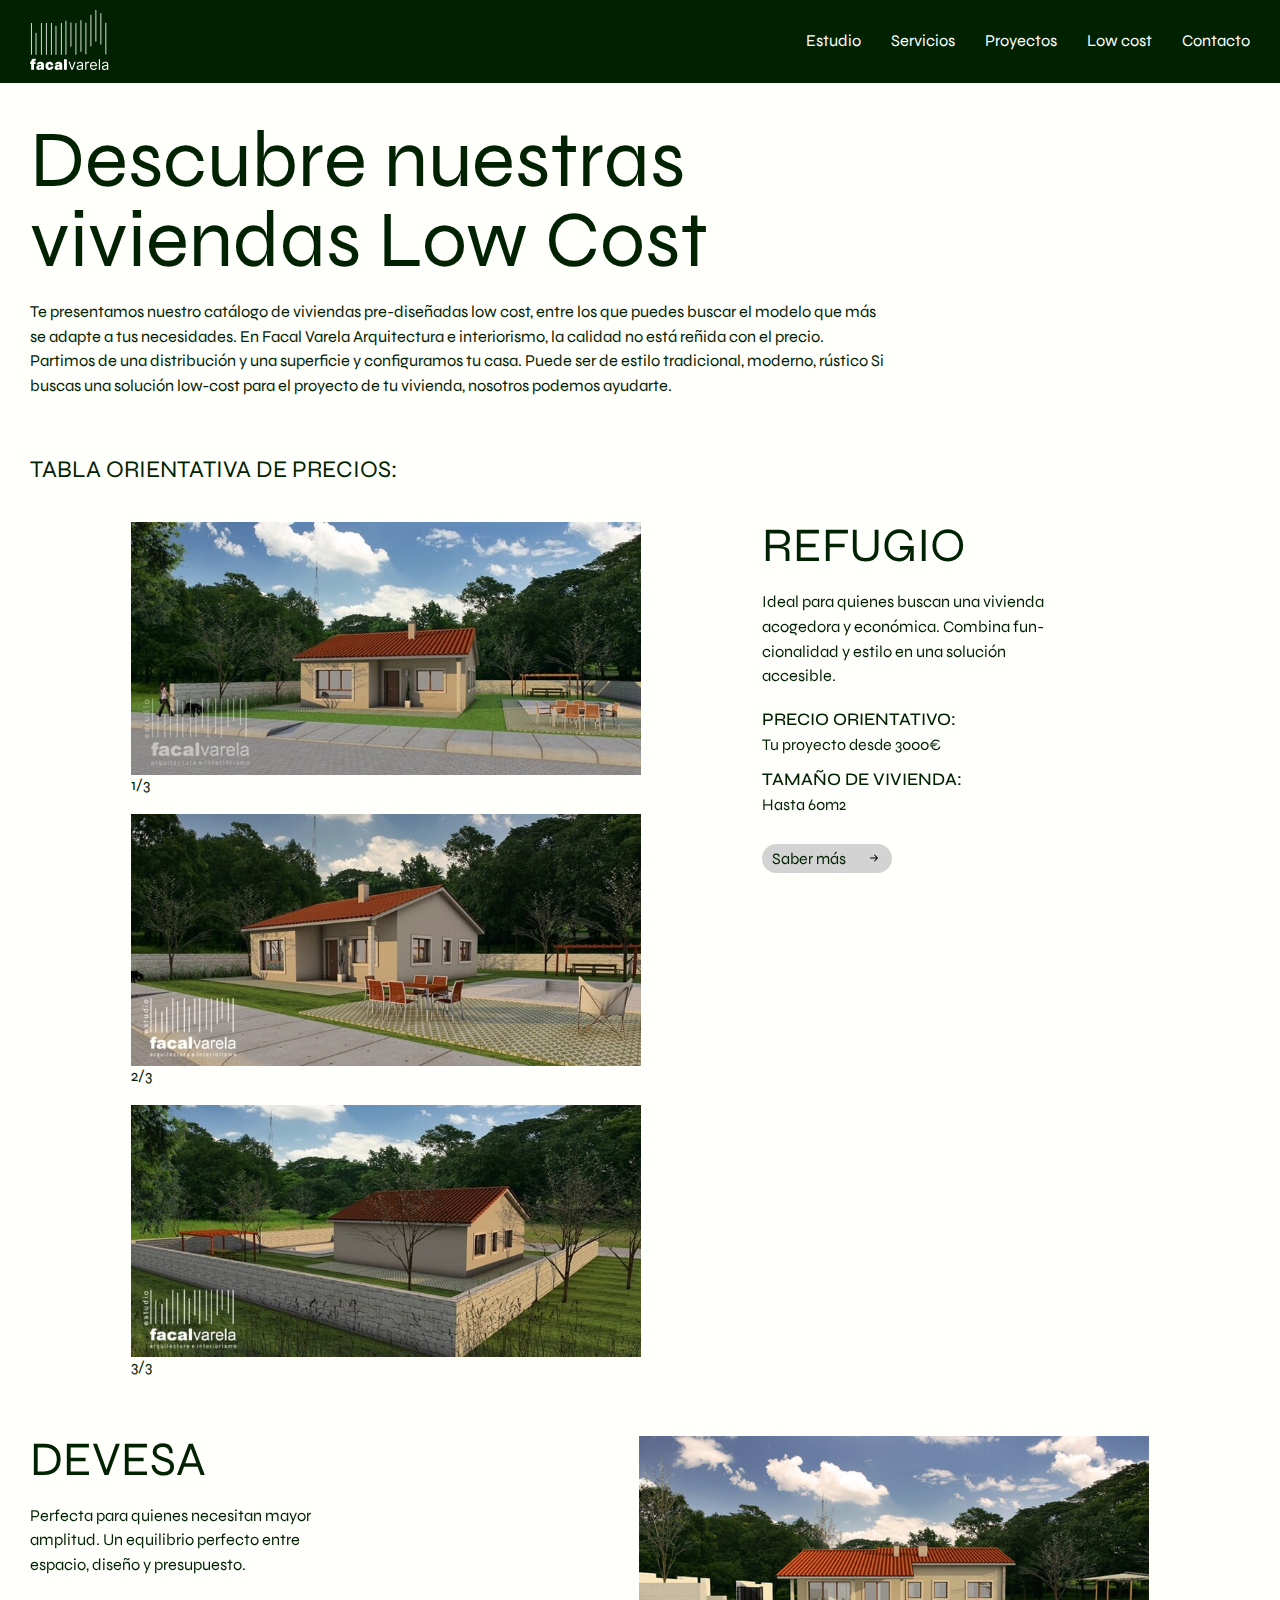
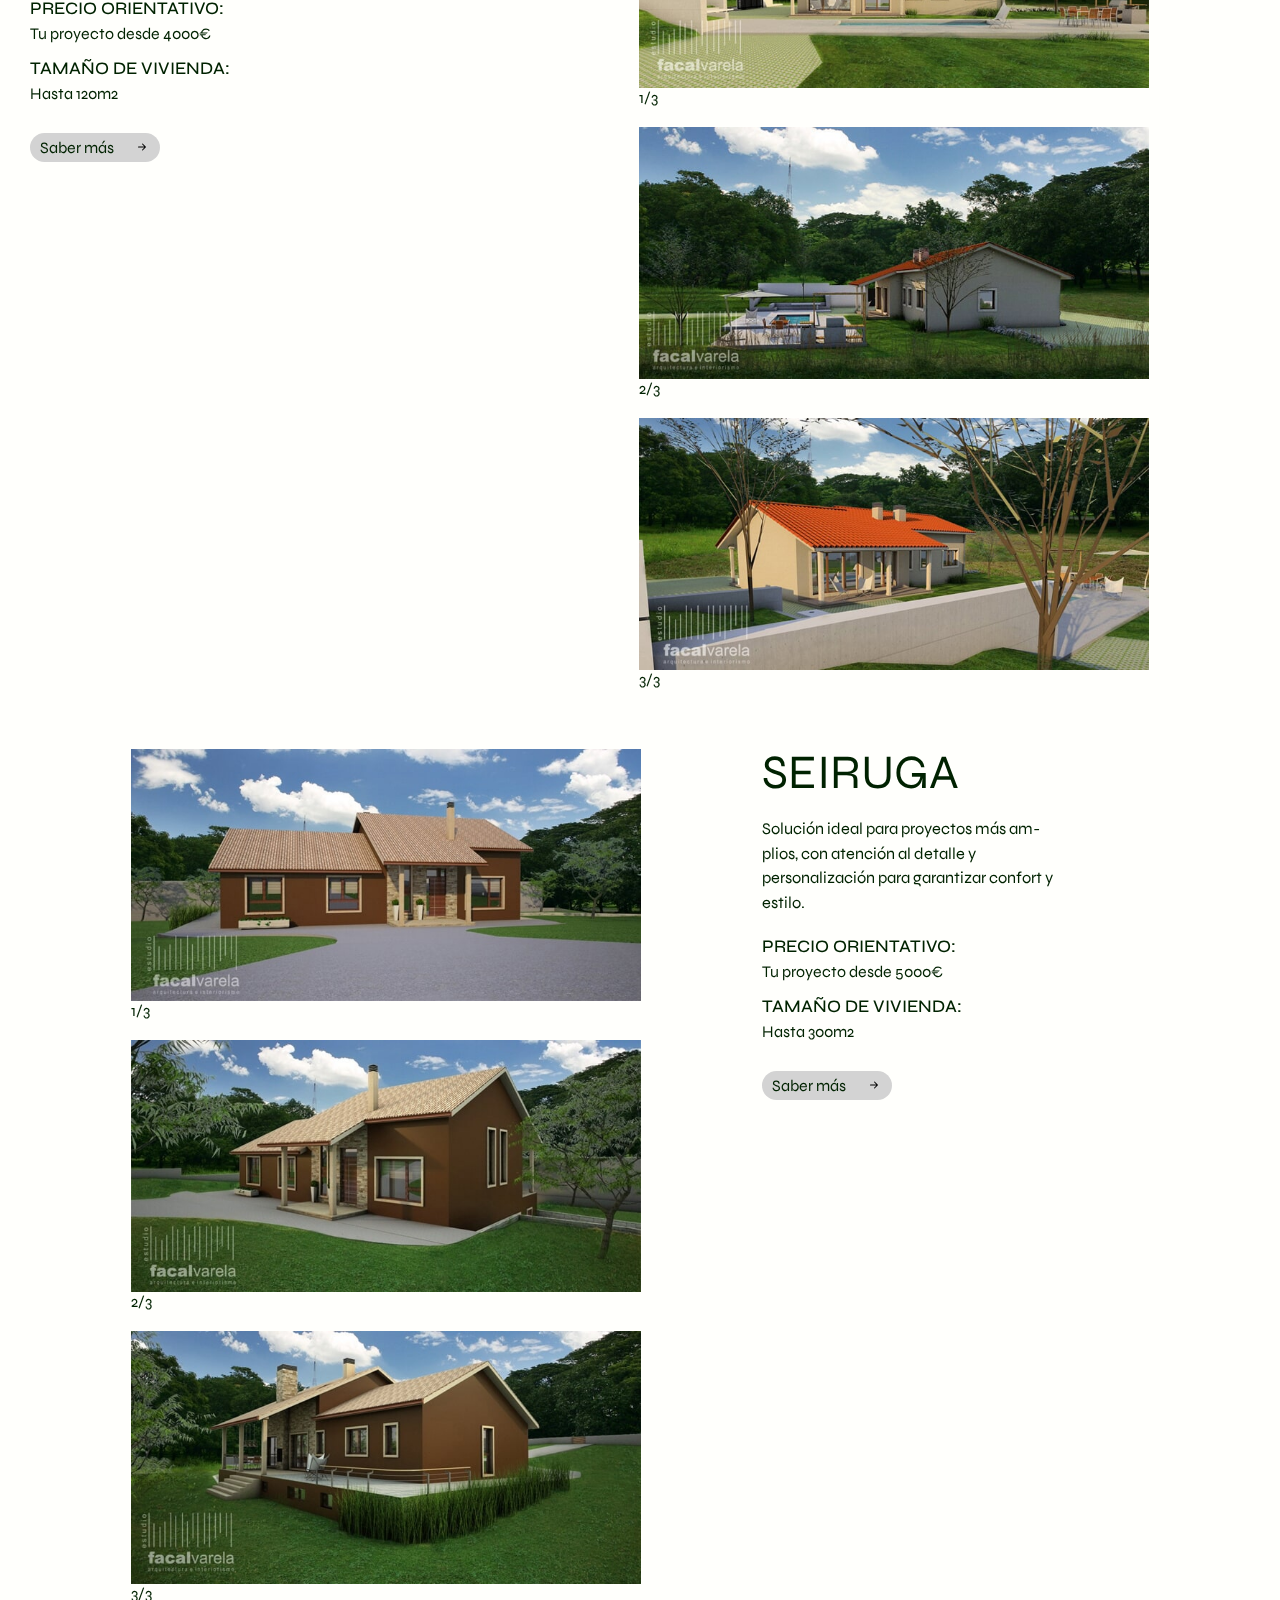
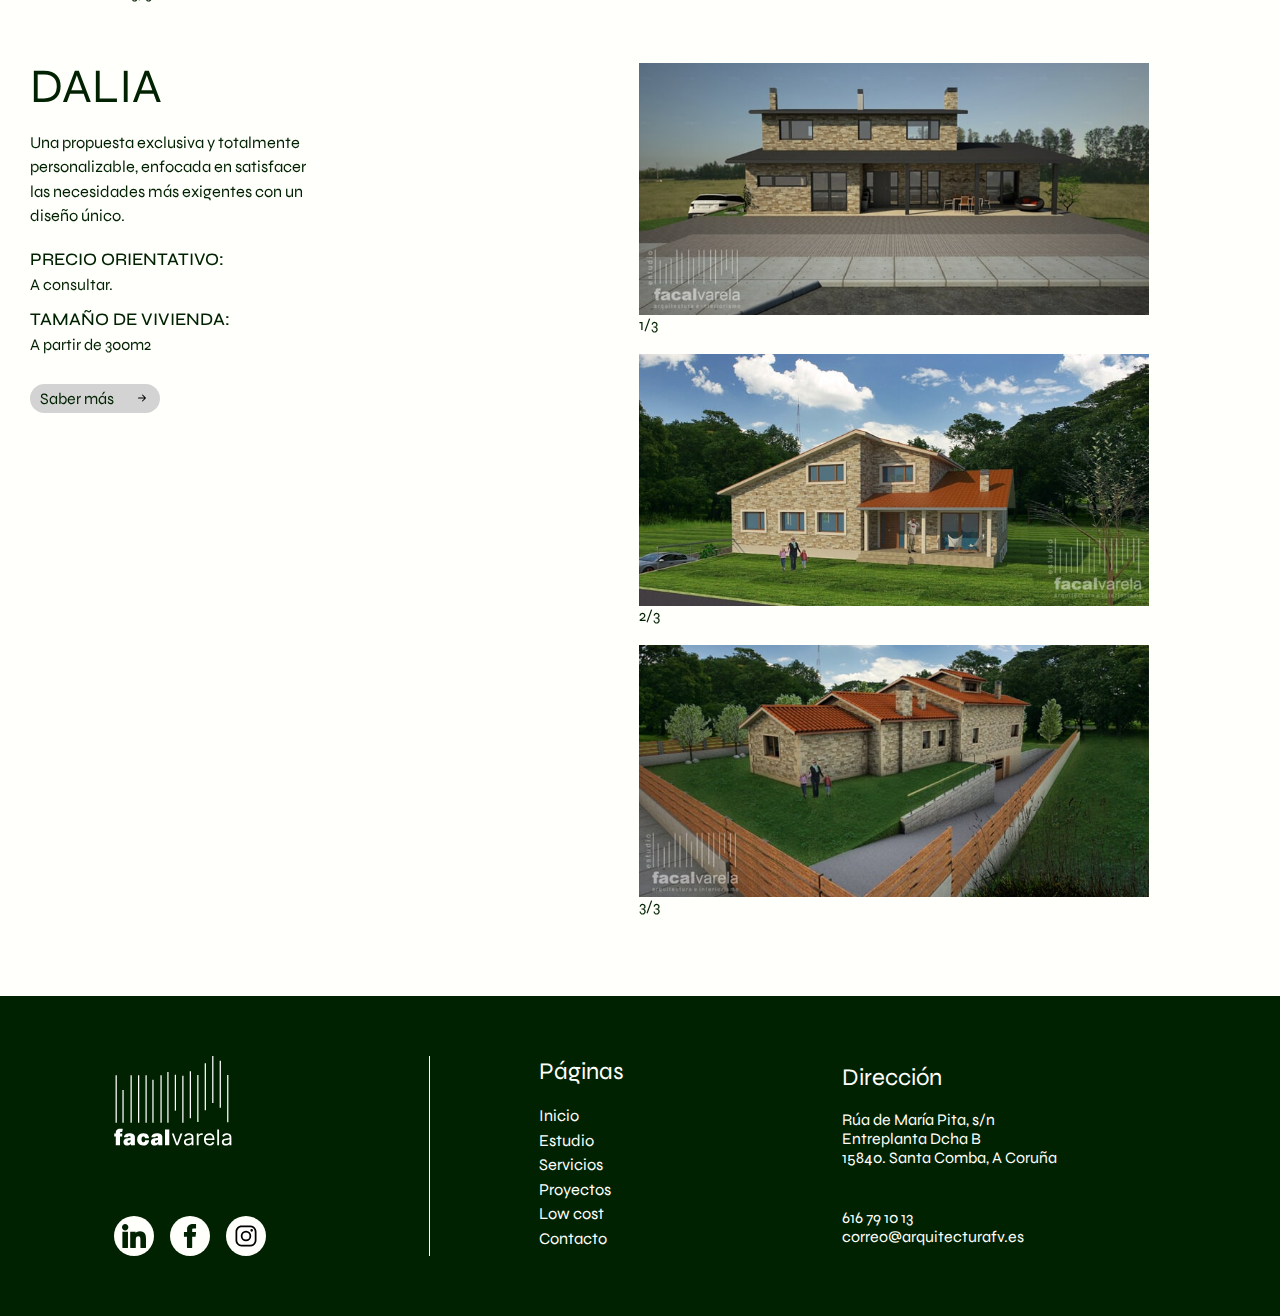
<file: lowcost.html>
<!DOCTYPE html>
<html lang="en">

<head>
    <meta charset="UTF-8">
    <meta name="viewport" content="width=device-width, initial-scale=1.0">
    <title>Document</title>

    <link rel="stylesheet" href="css/lowcost.css">
    <script src="js/lowcost.js" defer></script>

    <link rel="preconnect" href="https://fonts.googleapis.com">
    <link rel="preconnect" href="https://fonts.gstatic.com" crossorigin>
    <link href="https://fonts.googleapis.com/css2?family=Syne:wght@400..800&display=swap" rel="stylesheet">
</head>

<body>

    <header class="Header">
        <a href="index.html" class="Header-logo--a">
            <h1 class="Header-h1">Facal Varela arquitectura e interiorismo</h1>

            <picture class="Header-logo">
                <img loading="lazy" src="assets/simple-blanco.svg" alt="logo facal varela" class="Header-svg">
            </picture>
        </a>
        <nav class="Header-nav">
            <ul class="Header-ul">
                <li class="Header-li"><a href="estudio.html" class="Header-a">Estudio</a></li>
                <li class="Header-li"><a href="servicios.html" class="Header-a">Servicios</a></li>
                <li class="Header-li"><a href="proyectos.html" class="Header-a">Proyectos</a></li>
                <li class="Header-li"><a href="lowcost.html" class="Header-a">Low cost</a></li>
                <li class="Header-li"><a href="contacto.html" class="Header-a">Contacto</a></li>
            </ul>
        </nav>
        <div class="Responsive">
            <button class="Header-hambur">
                <img loading="lazy" src="assets/hambur.svg" alt="Menu hambburguesa" class="Hambur-svg">
            </button>
            <div class="Header-responsive">
                <ul class="Responsive-ul">
                    <li class="Responsive-li"><a href="index.html" class="Responsive-a">Inicio</a></li>
                    <li class="Responsive-li"><a href="estudio.html" class="Responsive-a">Estudio</a></li>
                    <li class="Responsive-li"><a href="servicios.html" class="Responsive-a">Servicios</a></li>
                    <li class="Responsive-li"><a href="proyectos.html" class="Responsive-a">Proyectos</a></li>
                    <li class="Responsive-li"><a href="lowcost.html" class="Responsive-a">Low cost</a></li>
                    <li class="Responsive-li"><a href="contacto.html" class="Responsive-a">Contacto</a></li>
                </ul>
            </div>
        </div>
    </header>

    <!-- La sección hero presenta el título y una pequeña descripción sobre las viviendas low cost. -->
    <main class="Main">
        <section class="Hero margin">
            <h2 class="Hero-h1">Descubre nuestras viviendas Low Cost</h2>
            <p class="Hero-p">Te presentamos nuestro catálogo de viviendas pre-diseñadas low cost, entre los que puedes
                buscar el modelo que más se adapte a tus necesidades. En Facal Varela Arquitectura e interiorismo, la
                calidad no está reñida con el precio.
                Partimos de una distribución y una superficie y configuramos tu casa. Puede ser de estilo tradicional,
                moderno, rústico
                Si buscas una solución low-cost para el proyecto de tu vivienda, nosotros podemos ayudarte.
            </p>
        </section>

    <!-- Aquí empieza la sección de las viviendas low cost. 
     Cada vivienda está representada por una imagen con sus características y precio orientativo. -->
        <article class="Precios">
            <p class="Precios-p">Tabla orientativa de precios:</p>
        </article>
        <section class="Vivienda" id="refugio">
            <div class="Vivienda-wrapper">
                <ul class="Vivienda-ul">
                    <li class="Vivienda-li">
                        <picture class="Vivienda-picture"><img loading="lazy" src="assets/refugio1-min.jpg"
                                alt="Imagen de vivienda" class="Vivienda-img">
                        </picture>
                        <div class="Vivienda-wrapper--text">
                            <span class="Vivienda-wrapper--span">1/3</span>
                        </div>

                    </li>
                    <li class="Vivienda-li">
                        <picture class="Vivienda-picture"><img loading="lazy" src="assets/refugio2-min.jpg"
                                alt="Imagen de vivienda" class="Vivienda-img">
                        </picture>
                        <div class="Vivienda-wrapper--text">
                            <span class="Vivienda-wrapper--span">2/3</span>

                        </div>

                    </li>
                    <li class="Vivienda-li">
                        <picture class="Vivienda-picture"><img loading="lazy" src="assets/refugio3-min.jpg"
                                alt="Imagen de vivienda" class="Vivienda-img">
                        </picture>
                        <div class="Vivienda-wrapper--text">
                            <span class="Vivienda-wrapper--span">3/3</span>
                        </div>

                    </li>
                </ul>
            </div>
            <div class="Vivienda-text">
                <h2 class="Vivienda-h2">Refugio</h2>
                <p class="Vivienda-p">Ideal para quienes buscan una vivienda acogedora y económica. Combina
                    funcionalidad y estilo en una solución accesible.
                </p>
                <div class="Info">
                    <span class="Info-span">Precio orientativo:</span>
                    <p class="Info-p">Tu proyecto desde 3000€</p>
                    <span class="Info-span">Tamaño de vivienda:</span>
                    <p class="Info-p">Hasta 60m2</p>

                </div>
                <a href="contacto.html" class="Button Click">
                    <span class="Button--span">Saber más</span>
                    <img class="Button--svg" src="assets/arrow-right-short.svg" alt="flecha a la derecha">
                </a>
            </div>
        </section>
        <section class="Vivienda-reverse" id="devesa">
            <div class="Vivienda-wrapper--reverse">
                <ul class="Vivienda-ul">
                    <li class="Vivienda-li">
                        <picture class="Vivienda-picture"><img loading="lazy" src="assets/devesa1-min.jpg"
                                alt="Imagen de vivienda" class="Vivienda-img">
                        </picture>
                        <div class="Vivienda-wrapper--text">
                            <span class="Vivienda-wrapper--span">1/3</span>
                        </div>

                    </li>
                    <li class="Vivienda-li">
                        <picture class="Vivienda-picture"><img loading="lazy" src="assets/devesa2-min.jpg"
                                alt="Imagen de vivienda" class="Vivienda-img">
                        </picture>
                        <div class="Vivienda-wrapper--text">
                            <span class="Vivienda-wrapper--span">2/3</span>

                        </div>

                    </li>
                    <li class="Vivienda-li">
                        <picture class="Vivienda-picture"><img loading="lazy" src="assets/devesa3-min.jpg"
                                alt="Imagen de vivienda" class="Vivienda-img">
                        </picture>
                        <div class="Vivienda-wrapper--text">
                            <span class="Vivienda-wrapper--span">3/3</span>
                        </div>

                    </li>
                </ul>
            </div>
            <div class="Vivienda-text">
                <h2 class="Vivienda-h2">Devesa</h2>
                <p class="Vivienda-p">Perfecta para quienes necesitan mayor amplitud. Un equilibrio perfecto entre
                    espacio, diseño y presupuesto.
                </p>
                <div class="Info">
                    <span class="Info-span">Precio orientativo:</span>
                    <p class="Info-p">Tu proyecto desde 4000€</p>
                    <span class="Info-span">Tamaño de vivienda:</span>
                    <p class="Info-p">Hasta 120m2</p>

                </div>
                <a href="contacto.html" class="Button Click">
                    <span class="Button--span">Saber más</span>
                    <img class="Button--svg" src="assets/arrow-right-short.svg" alt="flecha a la derecha">
                </a>
            </div>
        </section>
        <section class="Vivienda" id="seiruga">
            <div class="Vivienda-wrapper">
                <ul class="Vivienda-ul">
                    <li class="Vivienda-li">
                        <picture class="Vivienda-picture"><img loading="lazy" src="assets/seiruga1-min.jpg"
                                alt="Imagen de vivienda" class="Vivienda-img">
                        </picture>
                        <div class="Vivienda-wrapper--text">
                            <span class="Vivienda-wrapper--span">1/3</span>
                        </div>

                    </li>
                    <li class="Vivienda-li">
                        <picture class="Vivienda-picture"><img loading="lazy" src="assets/seiruga2-min.jpg"
                                alt="Imagen de vivienda" class="Vivienda-img">
                        </picture>
                        <div class="Vivienda-wrapper--text">
                            <span class="Vivienda-wrapper--span">2/3</span>

                        </div>

                    </li>
                    <li class="Vivienda-li">
                        <picture class="Vivienda-picture"><img loading="lazy" src="assets/seiruga3-min.jpg"
                                alt="Imagen de vivienda" class="Vivienda-img">
                        </picture>
                        <div class="Vivienda-wrapper--text">
                            <span class="Vivienda-wrapper--span">3/3</span>
                        </div>

                    </li>
                </ul>
            </div>
            <div class="Vivienda-text">
                <h2 class="Vivienda-h2">Seiruga</h2>
                <p class="Vivienda-p">Solución ideal para proyectos más amplios, con atención al detalle y
                    personalización para garantizar confort y estilo.
                </p>
                <div class="Info">
                    <span class="Info-span">Precio orientativo:</span>
                    <p class="Info-p">Tu proyecto desde 5000€</p>
                    <span class="Info-span">Tamaño de vivienda:</span>
                    <p class="Info-p">Hasta 300m2</p>

                </div>
                <a href="contacto.html" class="Button Click">
                    <span class="Button--span">Saber más</span>
                    <img class="Button--svg" src="assets/arrow-right-short.svg" alt="flecha a la derecha">
                </a>
            </div>
        </section>
        <section class="Vivienda-reverse" id="dalia">
            <div class="Vivienda-wrapper--reverse">
                <ul class="Vivienda-ul">
                    <li class="Vivienda-li">
                        <picture class="Vivienda-picture"><img loading="lazy" src="assets/dalia3-min.jpg"
                                alt="Imagen de vivienda" class="Vivienda-img">
                        </picture>
                        <div class="Vivienda-wrapper--text">
                            <span class="Vivienda-wrapper--span">1/3</span>
                        </div>

                    </li>
                    <li class="Vivienda-li">
                        <picture class="Vivienda-picture"><img loading="lazy" src="assets/dalia1-min.jpg"
                                alt="Imagen de vivienda" class="Vivienda-img">
                        </picture>
                        <div class="Vivienda-wrapper--text">
                            <span class="Vivienda-wrapper--span">2/3</span>

                        </div>

                    </li>
                    <li class="Vivienda-li">
                        <picture class="Vivienda-picture"><img loading="lazy" src="assets/dalia2-min.jpg"
                                alt="Imagen de vivienda" class="Vivienda-img">
                        </picture>
                        <div class="Vivienda-wrapper--text">
                            <span class="Vivienda-wrapper--span">3/3</span>
                        </div>

                    </li>
                </ul>
            </div>
            <div class="Vivienda-text">
                <h2 class="Vivienda-h2">Dalia</h2>
                <p class="Vivienda-p">Una propuesta exclusiva y totalmente personalizable, enfocada en satisfacer las
                    necesidades más exigentes con un diseño único.
                </p>
                <div class="Info">
                    <span class="Info-span">Precio orientativo:</span>
                    <p class="Info-p">A consultar.</p>
                    <span class="Info-span">Tamaño de vivienda:</span>
                    <p class="Info-p">A partir de 300m2</p>

                </div>
                <a href="contacto.html" class="Button Click">
                    <span class="Button--span">Saber más</span>
                    <img class="Button--svg" src="assets/arrow-right-short.svg" alt="flecha a la derecha">
                </a>
            </div>
        </section>
    </main>

    <footer class="Footer">
        <div class="Footer-wrapper">
            <picture class="Footer-logo">
                <img loading="lazy" src="assets/simple-blanco.svg" alt="Logo facal varela" class="Footer-img">
            </picture>
            <ul class="Footer-ul">
                <li class="Footer-li"><a href="https://es.linkedin.com" target="_blank" rel="noopener noreferrer"
                        class="Footer-a--redes"><img loading="lazy" src="assets/linkedin.svg" alt="Instagram"
                            class="Footer-li--redes"></a>
                </li>
                <li class="Footer-li"><a
                        href="https://www.facebook.com/people/FACAL-Varela-arquitectura-e-interiorismo/100063511334320/?locale=es_ES"
                        target="_blank" rel="noopener noreferrer" class="Footer-a--redes"><img loading="lazy"
                            src="assets/facebook.svg" alt="Faceebok" class="Footer-li--redes"></a>
                </li>
                <li class="Footer-li"><a href="https://www.instagram.com" target="_blank" rel="noopener noreferrer"
                        class="Footer-a--redes"><img loading="lazy" src="assets/logo-instagram.svg" alt="Linkedin"
                            class="Footer-li--redes"></a>
                </li>
            </ul>
        </div>
        <div class="Footer-info">
            <ul class="Footer-pags">
                <li class="Pags-li Contact-title ">Páginas</li>
                <li class="Pags-li first"><a href="index.html" class="Pags-a">Inicio</a></li>
                <li class="Pags-li"><a href="estudio.html" class="Pags-a">Estudio</a></li>
                <li class="Pags-li"><a href="servicios.html" class="Pags-a">Servicios</a></li>
                <li class="Pags-li"><a href="proyectos.html" class="Pags-a">Proyectos</a></li>
                <li class="Pags-li"><a href="lowcost.html" class="Pags-a">Low cost</a></li>
                <li class="Pags-li"><a href="contacto.html" class="Pags-a">Contacto</a></li>
            </ul>
            <div class="Contact-wrapper">
                <div class="Contact-section">
                    <h3 class="Contact-title">Dirección</h3>
                    <p class="Contact-item first">Rúa de María Pita, s/n</p>
                    <p class="Contact-item">Entreplanta Dcha B</p>
                    <p class="Contact-item">15840. Santa Comba, A Coruña</p>
                </div>

                <div class="Contact-section">
                    <a href="tel:+34616791013" class="Contact-item first">616 79 10 13</a>
                    <a href="mailto:correo@arquitecturafv.es" class="Contact-item">correo@arquitecturafv.es</a>
                </div>
            </div>
        </div>
    </footer>
</body>

</html>
</file>
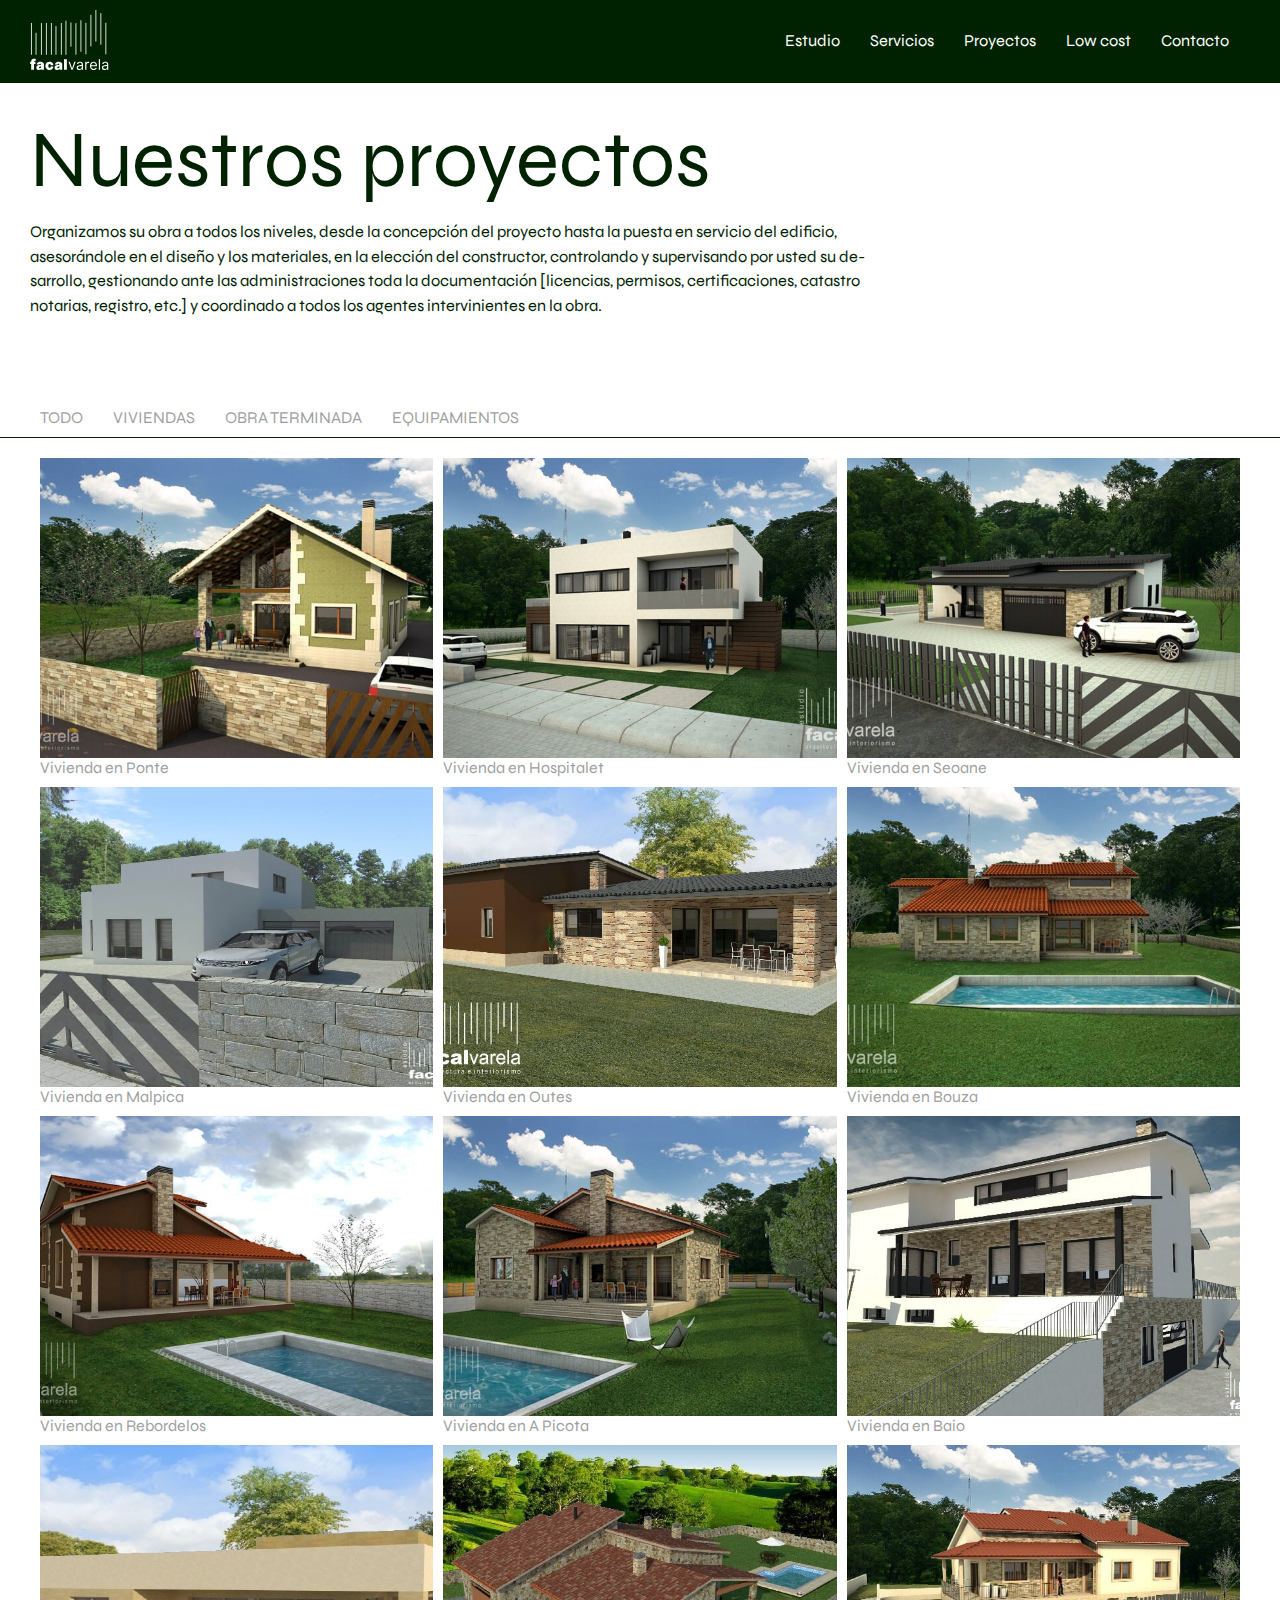
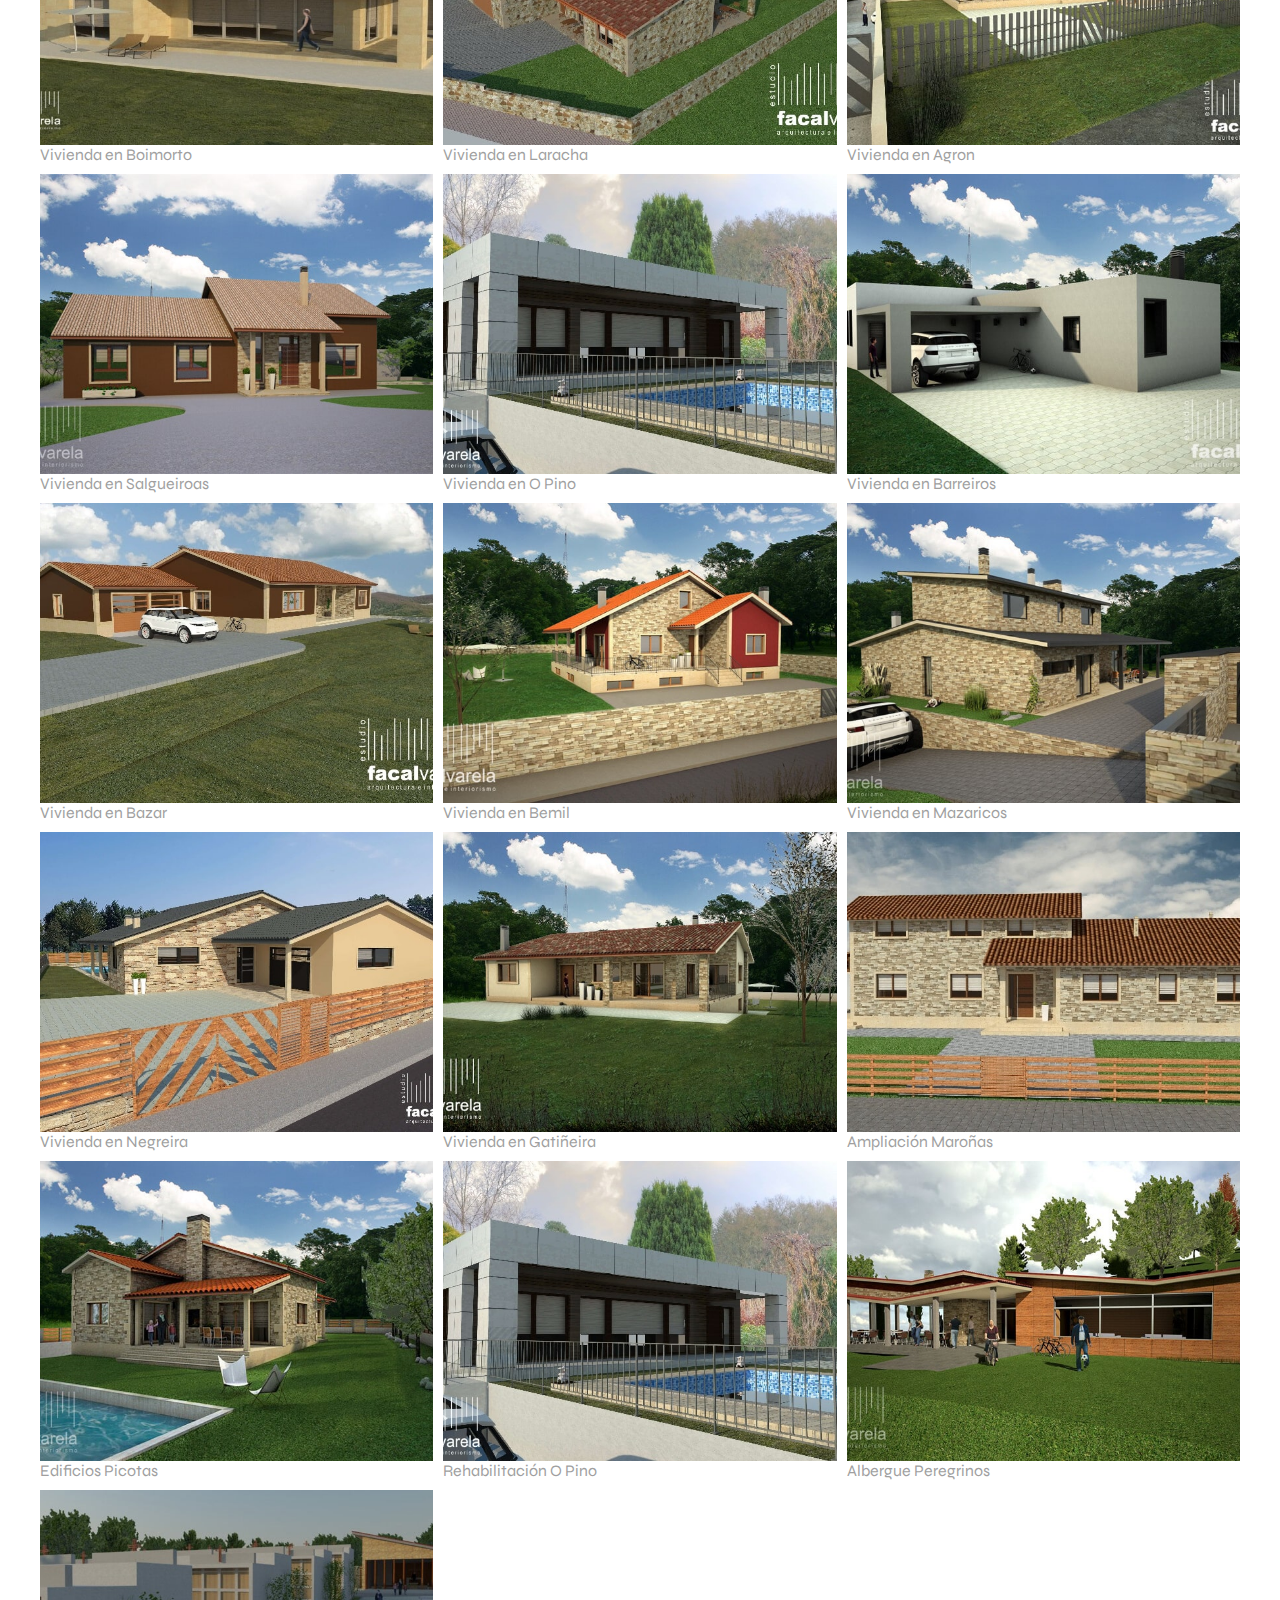
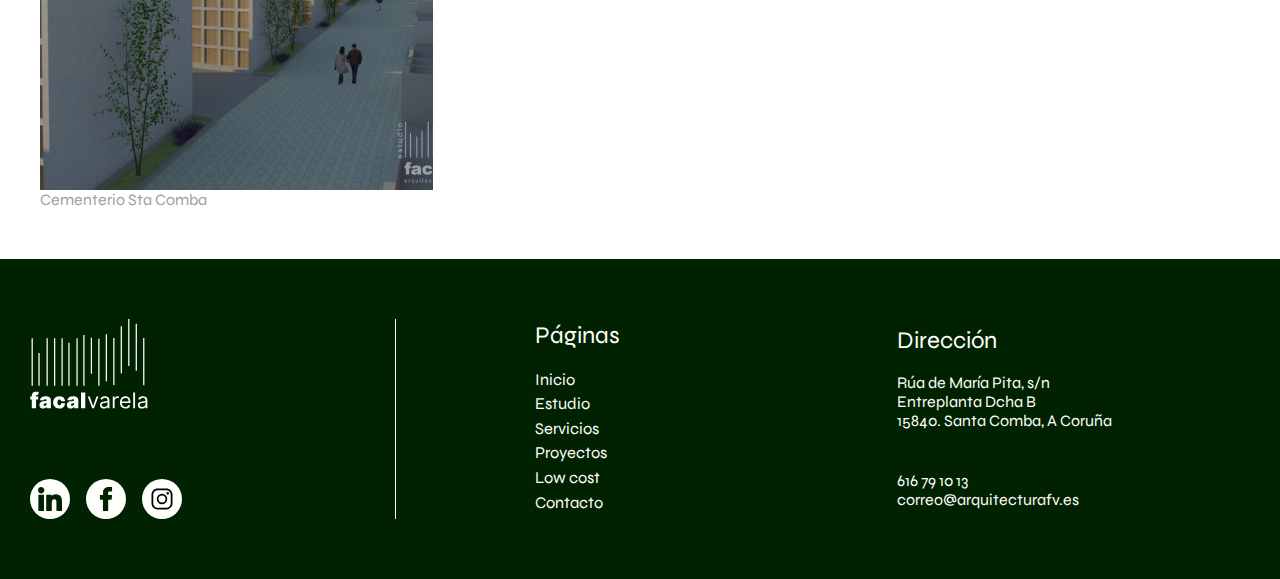
<file: proyectos.html>
<!DOCTYPE html>
<html lang="en">

<head>
    <meta charset="UTF-8">
    <meta name="viewport" content="width=device-width, initial-scale=1.0">
    <title>Document</title>
    <link rel="stylesheet" href="css/proyectos.css">
    <script src="js/proyectos.js" defer></script>

    <link rel="preconnect" href="https://fonts.googleapis.com">
    <link rel="preconnect" href="https://fonts.gstatic.com" crossorigin>
    <link href="https://fonts.googleapis.com/css2?family=Syne:wght@400..800&display=swap" rel="stylesheet">
</head>

<body>
    <header class="Header">
        <a href="index.html" class="Header-logo--a">
            <h1 class="Header-h1">Facal Varela arquitectura e interiorismo</h1>

            <picture class="Header-logo">
                <img loading="lazy" src="assets/simple-blanco.svg" alt="logo facal varela" class="Header-svg">
            </picture>
        </a>
        <nav class="Header-nav">
            <ul class="Header-ul">
                <li class="Header-li"><a href="estudio.html" class="Header-a">Estudio</a></li>
                <li class="Header-li"><a href="servicios.html" class="Header-a">Servicios</a></li>
                <li class="Header-li"><a href="proyectos.html" class="Header-a">Proyectos</a></li>
                <li class="Header-li"><a href="lowcost.html" class="Header-a">Low cost</a></li>
                <li class="Header-li"><a href="contacto.html" class="Header-a">Contacto</a></li>
            </ul>
        </nav>
        <div class="Responsive">
            <button class="Header-hambur">
                <img loading="lazy" src="assets/hambur.svg" alt="Menu hambburguesa" class="Hambur-svg">
            </button>
            <div class="Header-responsive">
                <ul class="Responsive-ul">
                    <li class="Responsive-li"><a href="index.html" class="Responsive-a">Inicio</a></li>
                    <li class="Responsive-li"><a href="estudio.html" class="Responsive-a">Estudio</a></li>
                    <li class="Responsive-li"><a href="servicios.html" class="Responsive-a">Servicios</a></li>
                    <li class="Responsive-li"><a href="proyectos.html" class="Responsive-a">Proyectos</a></li>
                    <li class="Responsive-li"><a href="lowcost.html" class="Responsive-a">Low cost</a></li>
                    <li class="Responsive-li"><a href="contacto.html" class="Responsive-a">Contacto</a></li>
                </ul>
            </div>
        </div>
    </header>

    <main class="Main">
        <div class="Hero">
            <h2 class="Hero-h1">Nuestros proyectos</h2>
            <p class="Hero-p">Organizamos su obra a todos los niveles, desde la concepción del proyecto hasta la
                puesta en servicio del edificio, asesorándole en el diseño y los materiales, en la elección del
                constructor, controlando y supervisando por usted su desarrollo, gestionando ante las administraciones
                toda la documentación [licencias, permisos, certificaciones, catastro notarias, registro, etc.] y
                coordinado a todos los agentes intervinientes en la obra.</p>
        </div>

        <!-- Esta lista de botones sirve a modo de filtro, con el código de Java, al pinchar sobre cada 
         elemento de la lista, se ocultan las fotos que no se quieren ver y se muestran solo las que cumplen las
         características que marca el filtro.-->
        <div class="Navegacion">
            <ul class="Navegacion-ul">
                <li class="Navegacion-li">
                    <button class="Navegacion-button  Todo-button">Todo</button>
                </li>
                <li class="Navegacion-li">
                    <button class="Navegacion-button  Viviendas-button">Viviendas</button>
                </li>
                <li class="Navegacion-li">
                    <button class="Navegacion-button  Obra-button">Obra terminada</button>
                </li>
                <li class="Navegacion-li">
                    <button class="Navegacion-button  Equipamiento-button">Equipamientos</button>
                </li>
            </ul>
        </div>

        <!-- Este Grid de imágenes muestra los proyectos realizados en el estudio con el nombre de cada uno de ellos.
         Se ha utilizado el atributo "Loading lazy" para evitar que carguen todas las imagenes que no aparecen en pantalla -->
        <div class="Grid">
            <div class="Grid-wrapper Obra">
                <picture class="Grid-picture">
                    <img loading="lazy" src="assets/ponte-min.jpg" alt="Imagen de proyecto" class="Grid-img">
                </picture>
                <p class="Grid-p">Vivienda en Ponte</p>
            </div>
            <div class="Grid-wrapper Viv">
                <picture class="Grid-picture">
                    <img loading="lazy" src="assets/hospi-min.jpg" alt="Imagen de proyecto" class="Grid-img">
                </picture>
                <p class="Grid-p">Vivienda en Hospitalet</p>
            </div>
            <div class="Grid-wrapper Viv">
                <picture class="Grid-picture">
                    <img loading="lazy" src="assets/seoane-min.jpg" alt="Imagen de proyecto" class="Grid-img">
                </picture>
                <p class="Grid-p">Vivienda en Seoane</p>
            </div>
            <div class="Grid-wrapper Viv">
                <picture class="Grid-picture">
                    <img loading="lazy" src="assets/1-min.jpg" alt="Imagen de proyecto" class="Grid-img">
                </picture>
                <p class="Grid-p">Vivienda en Malpica</p>
            </div>
            <div class="Grid-wrapper Viv">
                <picture class="Grid-picture">
                    <img loading="lazy" src="assets/outes-min.jpg" alt="Imagen de proyecto" class="Grid-img">
                </picture>
                <p class="Grid-p">Vivienda en Outes</p>
            </div>
            <div class="Grid-wrapper Viv">
                <picture class="Grid-picture">
                    <img loading="lazy" src="assets/bouza-min.jpg" alt="Imagen de proyecto" class="Grid-img">
                </picture>
                <p class="Grid-p">Vivienda en Bouza</p>
            </div>
            <div class="Grid-wrapper Viv">
                <picture class="Grid-picture">
                    <img loading="lazy" src="assets/rebordelos-min.jpg" alt="Imagen de proyecto" class="Grid-img">
                </picture>
                <p class="Grid-p">Vivienda en Rebordelos</p>
            </div>
            <div class="Grid-wrapper Viv">
                <picture class="Grid-picture">
                    <img loading="lazy" src="assets/picota-min.jpg" alt="Imagen de proyecto" class="Grid-img">
                </picture>
                <p class="Grid-p">Vivienda en A Picota</p>
            </div>
            <div class="Grid-wrapper Viv">
                <picture class="Grid-picture">
                    <img loading="lazy" src="assets/baio-min.jpg" alt="Imagen de proyecto" class="Grid-img">
                </picture>
                <p class="Grid-p">Vivienda en Baio</p>
            </div>
            <div class="Grid-wrapper Obra">
                <picture class="Grid-picture">
                    <img loading="lazy" src="assets/boimorto-min.jpg" alt="Imagen de proyecto" class="Grid-img">
                </picture>
                <p class="Grid-p">Vivienda en Boimorto</p>
            </div>
            <div class="Grid-wrapper Viv">
                <picture class="Grid-picture">
                    <img loading="lazy" src="assets/laracha-min.jpg" alt="Imagen de proyecto" class="Grid-img">
                </picture>
                <p class="Grid-p">Vivienda en Laracha</p>
            </div>
            <div class="Grid-wrapper Viv">
                <picture class="Grid-picture">
                    <img loading="lazy" src="assets/agron-min.jpg" alt="Imagen de proyecto" class="Grid-img">
                </picture>
                <p class="Grid-p">Vivienda en Agron</p>
            </div>
            <div class="Grid-wrapper Obra">
                <picture class="Grid-picture">
                    <img loading="lazy" src="assets/salgueiroas-min.jpg" alt="Imagen de proyecto" class="Grid-img">
                </picture>
                <p class="Grid-p">Vivienda en Salgueiroas</p>
            </div>
            <div class="Grid-wrapper Viv">
                <picture class="Grid-picture">
                    <img loading="lazy" src="assets/opino-min.jpg" alt="Imagen de proyecto" class="Grid-img">
                </picture>
                <p class="Grid-p">Vivienda en O Pino</p>
            </div>
            <div class="Grid-wrapper Obra">
                <picture class="Grid-picture">
                    <img loading="lazy" src="assets/barreiros-min.jpg" alt="Imagen de proyecto" class="Grid-img">
                </picture>
                <p class="Grid-p">Vivienda en Barreiros</p>
            </div>
            <div class="Grid-wrapper Viv">
                <picture class="Grid-picture">
                    <img loading="lazy" src="assets/bazar-min.jpg" alt="Imagen de proyecto" class="Grid-img">
                </picture>
                <p class="Grid-p">Vivienda en Bazar</p>
            </div>
            <div class="Grid-wrapper Viv">
                <picture class="Grid-picture">
                    <img loading="lazy" src="assets/bemil-min.jpg" alt="Imagen de proyecto" class="Grid-img">
                </picture>
                <p class="Grid-p">Vivienda en Bemil</p>
            </div>
            <div class="Grid-wrapper Viv">
                <picture class="Grid-picture">
                    <img loading="lazy" src="assets/mazaricos-min.jpg" alt="Imagen de proyecto" class="Grid-img">
                </picture>
                <p class="Grid-p">Vivienda en Mazaricos</p>
            </div>
            <div class="Grid-wrapper Viv">
                <picture class="Grid-picture">
                    <img loading="lazy" src="assets/negreira-min.jpg" alt="Imagen de proyecto" class="Grid-img">
                </picture>
                <p class="Grid-p">Vivienda en Negreira</p>
            </div>
            <div class="Grid-wrapper Obra">
                <picture class="Grid-picture">
                    <img loading="lazy" src="assets/gatiñeira-min.jpg" alt="Imagen de proyecto" class="Grid-img">
                </picture>
                <p class="Grid-p">Vivienda en Gatiñeira</p>
            </div>
            <div class="Grid-wrapper Equi">
                <picture class="Grid-picture">
                    <img loading="lazy" src="assets/maroñas-min.jpg" alt="Imagen de proyecto" class="Grid-img">
                </picture>
                <p class="Grid-p">Ampliación Maroñas</p>
            </div>
            <div class="Grid-wrapper Equi">
                <picture class="Grid-picture">
                    <img loading="lazy" src="assets/picota-min.jpg" alt="Imagen de proyecto" class="Grid-img">
                </picture>
                <p class="Grid-p">Edificios Picotas</p>
            </div>
            <div class="Grid-wrapper Equi">
                <picture class="Grid-picture">
                    <img loading="lazy" src="assets/opino-min.jpg" alt="Imagen de proyecto" class="Grid-img">
                </picture>
                <p class="Grid-p">Rehabilitación O Pino</p>
            </div>
            <div class="Grid-wrapper Equi">
                <picture class="Grid-picture">
                    <img loading="lazy" src="assets/peregrinos-min.jpg" alt="Imagen de proyecto" class="Grid-img">
                </picture>
                <p class="Grid-p">Albergue Peregrinos</p>
            </div>
            <div class="Grid-wrapper Equi">
                <picture class="Grid-picture">
                    <img loading="lazy" src="assets/cementerio-min.jpg" alt="Imagen de proyecto" class="Grid-img">
                </picture>
                <p class="Grid-p">Cementerio Sta Comba</p>
            </div>
        </div>
    </main>

    <footer class="Footer">
        <div class="Footer-wrapper">
            <picture class="Footer-logo">
                <img loading="lazy" src="assets/simple-blanco.svg" alt="Logo facal varela" class="Footer-img">
            </picture>
            <ul class="Footer-ul">
                <li class="Footer-li"><a href="https://es.linkedin.com" target="_blank" rel="noopener noreferrer"
                        class="Footer-a--redes"><img loading="lazy" src="assets/linkedin.svg" alt="Instagram"
                            class="Footer-li--redes"></a>
                </li>
                <li class="Footer-li"><a
                        href="https://www.facebook.com/people/FACAL-Varela-arquitectura-e-interiorismo/100063511334320/?locale=es_ES"
                        target="_blank" rel="noopener noreferrer" class="Footer-a--redes"><img loading="lazy"
                            src="assets/facebook.svg" alt="Faceebok" class="Footer-li--redes"></a>
                </li>
                <li class="Footer-li"><a href="https://www.instagram.com" target="_blank" rel="noopener noreferrer"
                        class="Footer-a--redes"><img loading="lazy" src="assets/logo-instagram.svg" alt="Linkedin"
                            class="Footer-li--redes"></a>
                </li>
            </ul>
        </div>
        <div class="Footer-info">
            <ul class="Footer-pags">
                <li class="Pags-li Contact-title ">Páginas</li>
                <li class="Pags-li first"><a href="index.html" class="Pags-a">Inicio</a></li>
                <li class="Pags-li"><a href="estudio.html" class="Pags-a">Estudio</a></li>
                <li class="Pags-li"><a href="servicios.html" class="Pags-a">Servicios</a></li>
                <li class="Pags-li"><a href="proyectos.html" class="Pags-a">Proyectos</a></li>
                <li class="Pags-li"><a href="lowcost.html" class="Pags-a">Low cost</a></li>
                <li class="Pags-li"><a href="contacto.html" class="Pags-a">Contacto</a></li>
            </ul>
            <div class="Contact-wrapper">
                <div class="Contact-section">
                    <h3 class="Contact-title">Dirección</h3>
                    <p class="Contact-item first">Rúa de María Pita, s/n</p>
                    <p class="Contact-item">Entreplanta Dcha B</p>
                    <p class="Contact-item">15840. Santa Comba, A Coruña</p>
                </div>

                <div class="Contact-section">
                    <a href="tel:+34616791013" class="Contact-item first">616 79 10 13</a>
                    <a href="mailto:correo@arquitecturafv.es" class="Contact-item">correo@arquitecturafv.es</a>
                </div>
            </div>
        </div>
    </footer>
</body>

</html>
</file>
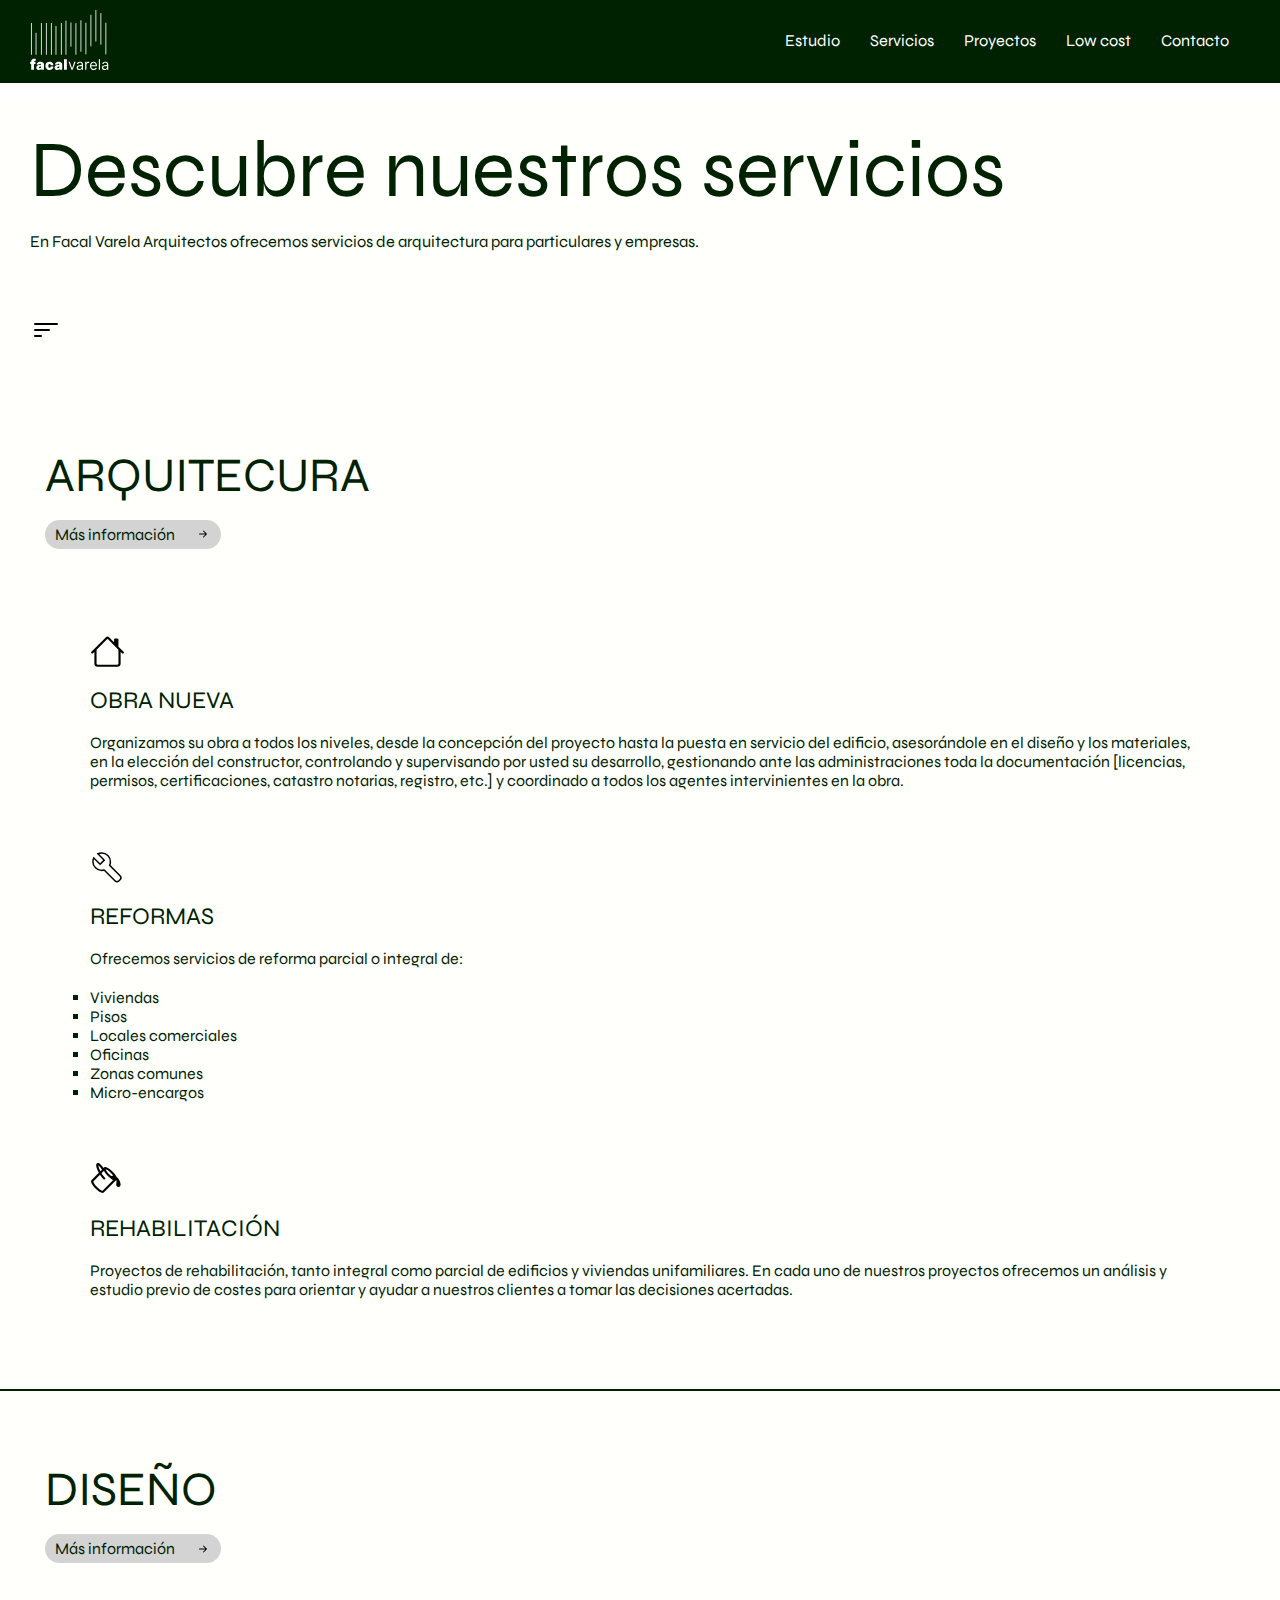
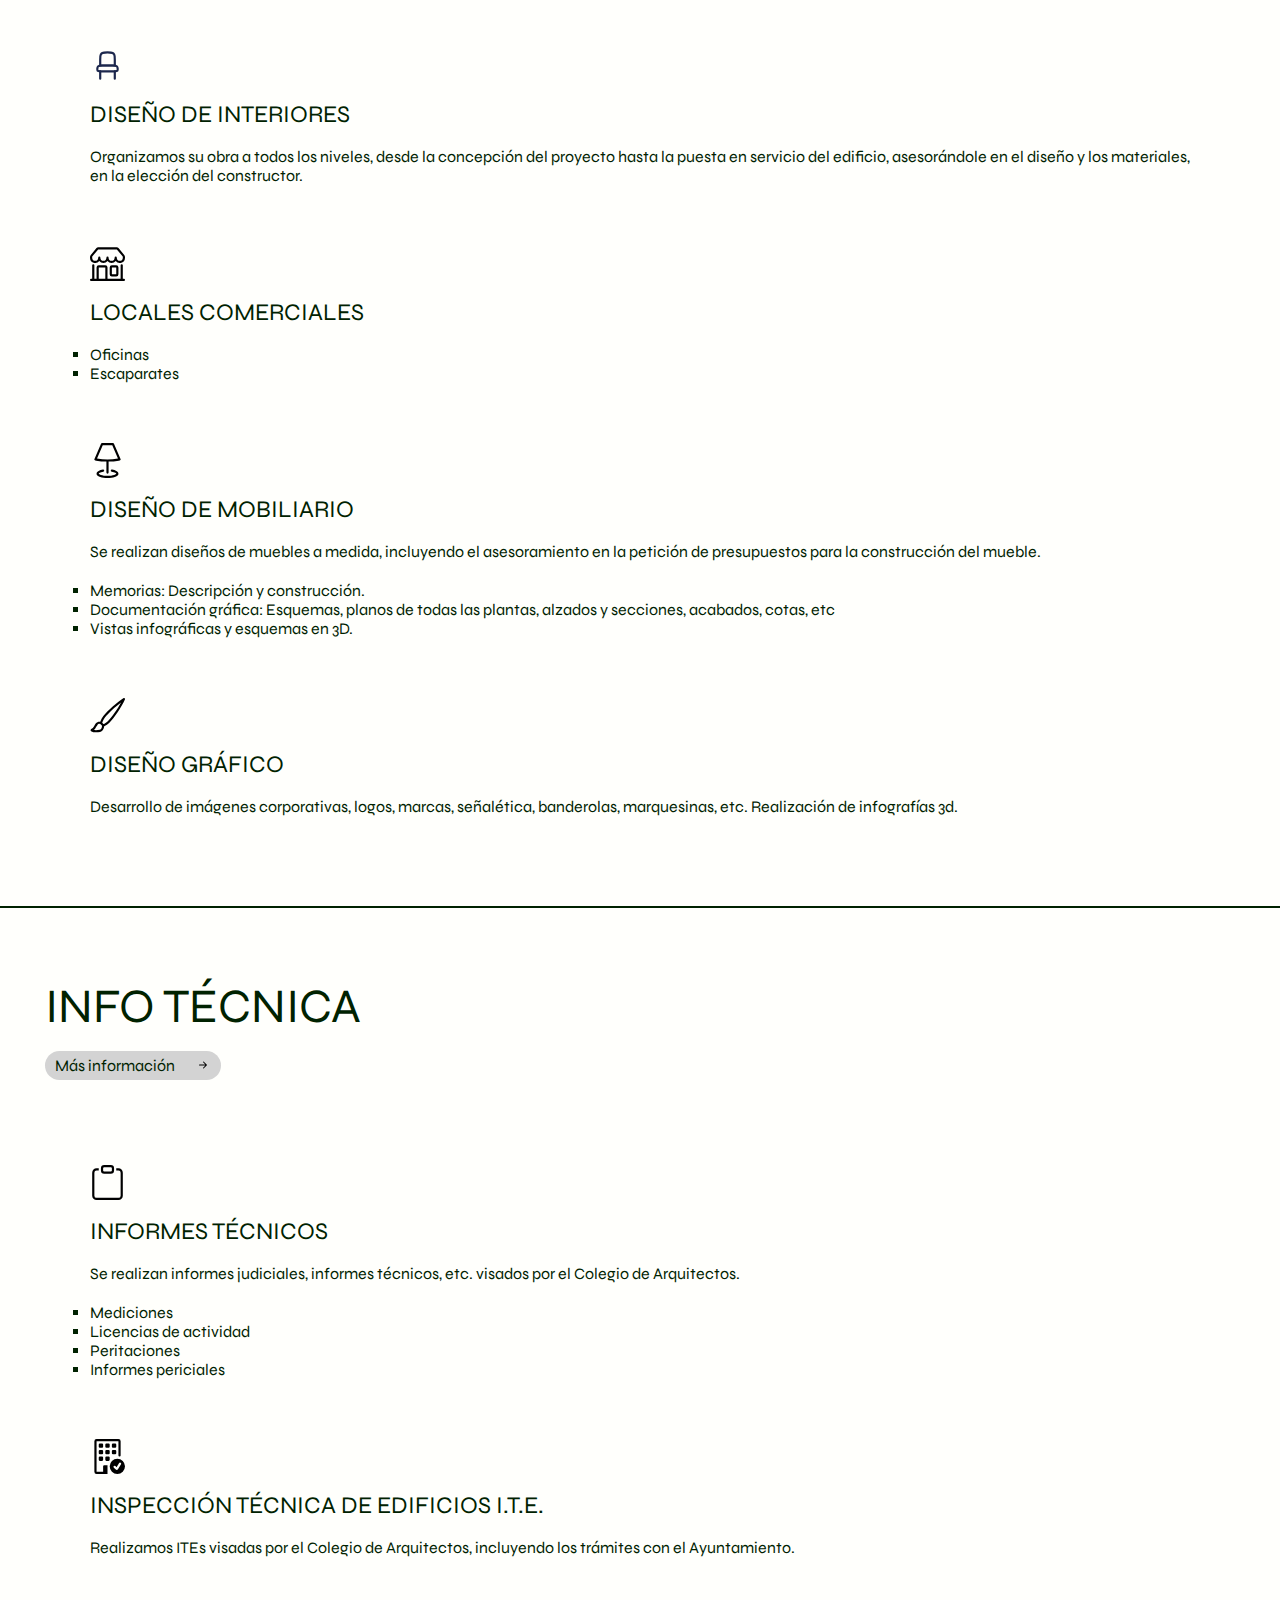
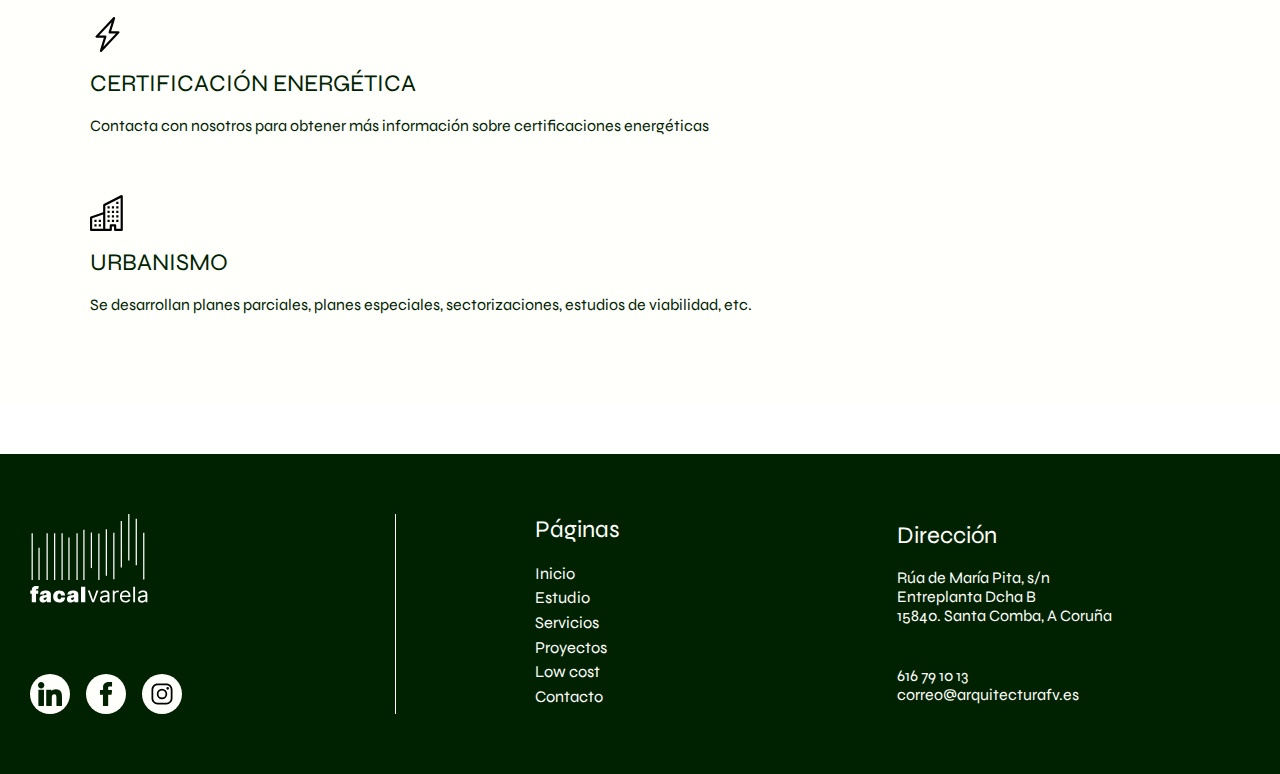
<file: servicios.html>
<!DOCTYPE html>
<html lang="en">

<head>
    <meta charset="UTF-8">
    <meta name="viewport" content="width=device-width, initial-scale=1.0">
    <title>Document</title>
    <link rel="stylesheet" href="css/servicios.css">
    <script src="js/servicios.js" defer></script>


    <link rel="preconnect" href="https://fonts.googleapis.com">
    <link rel="preconnect" href="https://fonts.gstatic.com" crossorigin>
    <link href="https://fonts.googleapis.com/css2?family=Syne:wght@400..800&display=swap" rel="stylesheet">
</head>

<body>

    <header class="Header">
        <a href="index.html" class="Header-logo--a">
            <h1 class="Header-h1">Facal Varela arquitectura e interiorismo</h1>

            <picture class="Header-logo">
                <img src="assets/simple-blanco.svg" alt="logo facal varela" class="Header-svg">
            </picture>
        </a>
        <nav class="Header-nav">
            <ul class="Header-ul">
                <li class="Header-li"><a href="estudio.html" class="Header-a">Estudio</a></li>
                <li class="Header-li"><a href="servicios.html" class="Header-a">Servicios</a></li>
                <li class="Header-li"><a href="proyectos.html" class="Header-a">Proyectos</a></li>
                <li class="Header-li"><a href="lowcost.html" class="Header-a">Low cost</a></li>
                <li class="Header-li"><a href="contacto.html" class="Header-a">Contacto</a></li>
            </ul>
        </nav>
        <div class="Responsive">
            <button class="Header-hambur">
                <img loading="lazy" src="assets/hambur.svg" alt="Menu hambburguesa" class="Hambur-svg">
            </button>
            <div class="Header-responsive">
                <ul class="Responsive-ul">
                    <li class="Responsive-li"><a href="index.html" class="Responsive-a">Inicio</a></li>
                    <li class="Responsive-li"><a href="estudio.html" class="Responsive-a">Estudio</a></li>
                    <li class="Responsive-li"><a href="servicios.html" class="Responsive-a">Servicios</a></li>
                    <li class="Responsive-li"><a href="proyectos.html" class="Responsive-a">Proyectos</a></li>
                    <li class="Responsive-li"><a href="lowcost.html" class="Responsive-a">Low cost</a></li>
                    <li class="Responsive-li"><a href="contacto.html" class="Responsive-a">Contacto</a></li>
                </ul>
            </div>
        </div>
    </header>


    <main class="Main">
        <section class="Hero margin">
            <h2 class="Hero-h1">Descubre nuestros servicios</h2>
            <p class="Hero-p">En Facal Varela Arquitectos ofrecemos servicios de arquitectura para particulares y
                empresas.
            </p>
        </section>


        <!--  Aquí tenemos un filtro en forma de botón con un ícono de "filtro" (representado por un gráfico). A continuación hay un menú 
        con enlaces a cada una de las secciones de servicios: Arquitectura, Diseño y Documentación técnica. Esto permite a los usuarios navegar 
        rápidamente entre las distintas categorías de servicios. -->
        <div class="Filtro">
            <button class="Filtro-button"><img src="assets/filter-left.svg" alt="icono de filtro" class="Filtro-svg">
            </button>
            <ul class="Filtro-ul">
                <li class="Filtro-li"><a href="#arqui" class="Filtro-a">Arquitectura</a></li>
                <li class="Filtro-li"><a href="#diseño" class="Filtro-a">Diseño</a></li>
                <li class="Filtro-li"><a href="#docu" class="Filtro-a">Documentación técnica</a></li>
            </ul>
        </div>
        <!-- A cada una de las secciones se les ha añadido un ID para poder enlazarlas con otros HTML y que el enlace dirija directamente a la sección deseada -->

        <!-- Esta es una de las secciones principales, donde se describen los servicios que la empresa ofrece en el ámbito de la arquitectura. -->
        <section class="Section" id="arqui">
            <div class="Info-wrapper">
                <h2 class="Info-h2">Arquitecura</h2>
                <a href="contacto.html" class="Button Click">
                    <span class="Button--span">Más información</span>
                    <img class="Button--svg" src="assets/arrow-right-short.svg" alt="flecha a la derecha">
                </a>
            </div>
            <div class="Grid-wrapper">
                <ul class="Grid-ul">
                    <li class="Grid-li">
                        <div class="Grid-info--wrapper">
                            <img src="assets/house.svg" alt="icono" class="Grid-img">
                            <h4 class="Grid-h4">Obra nueva</h4>
                            <span class="Grid-span">Organizamos su obra a todos los niveles, desde la concepción del
                                proyecto hasta la puesta en servicio del edificio, asesorándole en el diseño y los
                                materiales, en la elección del constructor, controlando y supervisando por usted su
                                desarrollo, gestionando ante las administraciones toda la documentación [licencias,
                                permisos, certificaciones, catastro notarias, registro, etc.] y coordinado a todos los
                                agentes intervinientes en la obra.</span>
                        </div>
                    </li>
                    <li class="Grid-li">
                        <div class="Grid-info--wrapper">
                            <img src="assets/tool-svgrepo-com.svg" alt="icono" class="Grid-img">
                            <h4 class="Grid-h4">Reformas</h4>
                            <ul class="Reformas-ul">
                                <li class="Reformas-ul">Ofrecemos servicios de reforma parcial o integral de:</li>
                                <li class="Reformas-li first">Viviendas</li>
                                <li class="Reformas-li">Pisos</li>
                                <li class="Reformas-li">Locales comerciales</li>
                                <li class="Reformas-li">Oficinas</li>
                                <li class="Reformas-li">Zonas comunes</li>
                                <li class="Reformas-li">Micro-encargos</li>
                            </ul>
                        </div>
                    </li>
                    <li class="Grid-li">
                        <div class="Grid-info--wrapper">
                            <img src="assets/paint-bucket.svg" alt="icono" class="Grid-img">
                            <h4 class="Grid-h4">Rehabilitación</h4>
                            <span class="Grid-span">Proyectos de rehabilitación, tanto integral como parcial de
                                edificios y viviendas unifamiliares.
                                En cada uno de nuestros proyectos ofrecemos un análisis y estudio previo de costes para
                                orientar y ayudar a nuestros clientes a tomar las decisiones acertadas.</span>
                        </div>
                    </li>
                </ul>
            </div>

        </section>

        <!-- En esta sección, se detallan los servicios de diseño que la empresa ofrece, como diseño de interiores, diseño de mobiliario, diseño gráfico, etc. -->
        <section class="Section" id="diseño">
            <div class="Info-wrapper ">
                <h2 class="Info-h2">Diseño</h2>
                <a href="contacto.html" class="Button Click">
                    <span class="Button--span">Más información</span>
                    <img class="Button--svg" src="assets/arrow-right-short.svg" alt="flecha a la derecha">
                </a>
            </div>
            <div class="Grid-wrapper">
                <ul class="Grid-ul">
                    <li class="Grid-li">
                        <div class="Grid-info--wrapper">
                            <img src="assets/chair-svgrepo-com.svg" alt="icono" class="Grid-img">
                            <h4 class="Grid-h4">Diseño de interiores</h4>
                            <span class="Grid-span">Organizamos su obra a todos los niveles, desde la concepción del
                                proyecto hasta la puesta en servicio del edificio, asesorándole en el diseño y los
                                materiales, en la elección del constructor. </span>
                        </div>
                    </li>
                    <li class="Grid-li">
                        <div class="Grid-info--wrapper">
                            <img src="assets/shop.svg" alt="icono" class="Grid-img">
                            <h4 class="Grid-h4">Locales comerciales</h4>
                            <ul class="Reformas-ul">
                                <li class="Reformas-li">Oficinas</li>
                                <li class="Reformas-li">Escaparates</li>
                            </ul>
                        </div>
                    </li>
                    <li class="Grid-li">
                        <div class="Grid-info--wrapper">
                            <img src="assets/lamp.svg" alt="icono" class="Grid-img">
                            <h4 class="Grid-h4">Diseño de mobiliario</h4>
                            <ul class="Reformas-ul">
                                <li class="Reformas-ul">Se realizan diseños de muebles a medida, incluyendo el
                                    asesoramiento en la petición de presupuestos para la construcción del mueble.</li>
                                <li class="Reformas-li first">Memorias: Descripción y construcción.</li>
                                <li class="Reformas-li">Documentación gráfica: Esquemas, planos de todas las plantas,
                                    alzados y secciones, acabados, cotas, etc</li>
                                <li class="Reformas-li">Vistas infográficas y esquemas en 3D.
                                </li>
                            </ul>
                        </div>
                    </li>
                    <li class="Grid-li">
                        <div class="Grid-info--wrapper">
                            <img src="assets/brush.svg" alt="icono" class="Grid-img">
                            <h4 class="Grid-h4">Diseño gráfico</h4>
                            <span class="Grid-span">Desarrollo de imágenes corporativas, logos, marcas, señalética,
                                banderolas, marquesinas, etc. Realización de infografías 3d.
                            </span>
                        </div>
                    </li>

                </ul>
            </div>

        </section>

        <!--  Aquí se ofrecen servicios relacionados con la documentación técnica -->
        <section class="Section docu" id="docu">
            <div class="Info-wrapper ">
                <h2 class="Info-h2">Info técnica</h2>
                <a href="contacto.html" class="Button Click">
                    <span class="Button--span">Más información</span>
                    <img class="Button--svg" src="assets/arrow-right-short.svg" alt="flecha a la derecha">
                </a>
            </div>
            <div class="Grid-wrapper">
                <ul class="Grid-ul">

                    <li class="Grid-li">
                        <div class="Grid-info--wrapper">
                            <img src="assets/clipboard.svg" alt="icono" class="Grid-img">
                            <h4 class="Grid-h4">Informes técnicos</h4>
                            <ul class="Reformas-ul">
                                <li class="Reformas-ul">Se realizan informes judiciales, informes técnicos, etc. visados
                                    por el Colegio de Arquitectos.</li>
                                <li class="Reformas-li first">Mediciones</li>
                                <li class="Reformas-li">Licencias de actividad</li>
                                <li class="Reformas-li">Peritaciones</li>
                                <li class="Reformas-li">Informes periciales</li>
                            </ul>
                        </div>
                    </li>
                    <li class="Grid-li">
                        <div class="Grid-info--wrapper">
                            <img src="assets/building-check.svg" alt="icono" class="Grid-img">
                            <h4 class="Grid-h4">Inspección técnica de edificios I.T.E.</h4>
                            <span class="Grid-span">Realizamos ITEs visadas por el Colegio de Arquitectos, incluyendo
                                los trámites con el Ayuntamiento.
                            </span>
                        </div>
                    </li>
                    <li class="Grid-li">
                        <div class="Grid-info--wrapper">
                            <img src="assets/lightning-charge.svg" alt="icono" class="Grid-img">
                            <h4 class="Grid-h4">Certificación energética</h4>
                            <span class="Grid-span"><a href="x" class="Certificaciones">Contacta con nosotros para
                                    obtener más información sobre certificaciones energéticas</a></span>
                        </div>
                    </li>
                    <li class="Grid-li">
                        <div class="Grid-info--wrapper">
                            <img src="assets/buildings.svg" alt="icono" class="Grid-img">
                            <h4 class="Grid-h4">Urbanismo</h4>
                            <span class="Grid-span">Se desarrollan planes parciales, planes especiales, sectorizaciones,
                                estudios de viabilidad, etc.
                            </span>
                        </div>
                    </li>

                </ul>
            </div>

        </section>

    </main>

    <footer class="Footer">
        <div class="Footer-wrapper">
            <picture class="Footer-logo">
                <img src="assets/simple-blanco.svg" alt="Logo facal varela" class="Footer-img">
            </picture>
            <ul class="Footer-ul">
                <li class="Footer-li"><a href="https://es.linkedin.com" target="_blank" rel="noopener noreferrer"
                        class="Footer-a--redes"><img src="assets/linkedin.svg" alt="Instagram"
                            class="Footer-li--redes"></a>
                </li>
                <li class="Footer-li"><a
                        href="https://www.facebook.com/people/FACAL-Varela-arquitectura-e-interiorismo/100063511334320/?locale=es_ES"
                        target="_blank" rel="noopener noreferrer" class="Footer-a--redes"><img src="assets/facebook.svg"
                            alt="Faceebok" class="Footer-li--redes"></a>
                </li>
                <li class="Footer-li"><a href="https://www.instagram.com" target="_blank" rel="noopener noreferrer"
                        class="Footer-a--redes"><img src="assets/logo-instagram.svg" alt="Linkedin"
                            class="Footer-li--redes"></a>
                </li>
            </ul>
        </div>
        <div class="Footer-info">
            <ul class="Footer-pags">
                <li class="Pags-li Contact-title ">Páginas</li>
                <li class="Pags-li first"><a href="index.html" class="Pags-a">Inicio</a></li>
                <li class="Pags-li"><a href="estudio.html" class="Pags-a">Estudio</a></li>
                <li class="Pags-li"><a href="servicios.html" class="Pags-a">Servicios</a></li>
                <li class="Pags-li"><a href="proyectos.html" class="Pags-a">Proyectos</a></li>
                <li class="Pags-li"><a href="lowcost.html" class="Pags-a">Low cost</a></li>
                <li class="Pags-li"><a href="contacto.html" class="Pags-a">Contacto</a></li>
            </ul>
            <div class="Contact-wrapper">
                <div class="Contact-section">
                    <h3 class="Contact-title">Dirección</h3>
                    <p class="Contact-item first">Rúa de María Pita, s/n</p>
                    <p class="Contact-item">Entreplanta Dcha B</p>
                    <p class="Contact-item">15840. Santa Comba, A Coruña</p>
                </div>

                <div class="Contact-section">
                    <a href="tel:+34616791013" class="Contact-item first">616 79 10 13</a>
                    <a href="mailto:correo@arquitecturafv.es" class="Contact-item">correo@arquitecturafv.es</a>
                </div>
            </div>
        </div>
    </footer>

</body>

</html>
</file>
<file: css/proyectos.css>
* {
    margin: 0;
    padding: 0;
    border: 0;
    box-sizing: border-box;
}

li {
    list-style: none;
}

a {
    display: block;
    color: inherit;
    text-decoration: none;
}

p a {
    display: inline;
}

img,
svg {
    display: block;
    width: 100%;
    height: inherit;
}

svg {
    fill: currentColor;
}

:root {
    font-size: 100%;
    scroll-behavior: smooth;
    font-family: "Syne", sans-serif;

    --color-primary: rgb(255, 255, 252);
    --color-secundary: rgb(0, 34, 0);
    --color-terciary: lightgray;
    --color-cuarty: rgb(160, 159, 159);

}

body {
    font-family: "Syne", sans-serif;
    hyphens: auto;
    color: var(--color-secundary);
}

h1,
h2,
h3,
h4,
h5,
h6 {
    font-size: inherit;
    font-weight: inherit;
}


.Hover {
    width: 40px;
    height: 40px;
    background-color: var(--color-secundaryhover);
}


.Button {
    font-family: "Inter", serif;
    background-color: var(--color-secundary);

    display: flex;
    flex-flow: row nowrap;
    justify-content: space-between;
    align-items: center;

    gap: 1.25rem;
    padding: .3125rem .625rem;

    border-radius: 3.125rem;

    transition: all .3s ease;
}

.Button:hover {
    background-color: var(--color-secundaryhover);
}

.Button:hover .Button--svg {
    transform: translateX(-0.9375rem);
    background-color: var(--color-secundaryhover);

}

.Button--span {
    font-family: "Inter", serif;
}

.Button--svg {
    width: 1rem;
    transition: all .3s ease;

}



.Header-h1 {
    display: none;
}


.Header {
    background-color: var(--color-secundary);
    color: var(--color-primary);
    width: 100%;

    display: flex;
    flex-flow: row nowrap;
    justify-content: space-between;
    align-items: center;

    padding: 10px 30px;

    position: fixed;
    top: 0px;
    right: 0px;

    font-size: 1.025rem;

    z-index: 3;
}

.Header-svg {
    max-width: 5rem;
}

.Header-ul {

    display: flex;
    flex-flow: row nowrap;
    justify-content: end;
    align-items: center;

    gap: 30px;
}



.Hero {
    width: 100%;

    margin-top: 90px;
    padding: 30px;

    display: flex;
    flex-flow: column nowrap;
    justify-content: center;
    align-items: start;

    gap: 20px;
}

.Hero-h1 {
    font-weight: 400;
    font-size: 5rem;
    line-height: 100%;
}

.Hero-p {
    max-width: 70%;

    font-size: 1.025rem;
    line-height: 150%;
    font-weight: 100;
}



.Navegacion {
    width: 100%;

    margin: auto;
    margin-top: 50px;
    margin-bottom: 20px;
    padding: 10px 40px;

    border-bottom: 1px solid var(--color-secundary);

    display: flex;
    flex-flow: row nowrap;
    justify-content: start;
    align-items: start;

}

.Navegacion-ul {
    display: flex;
    flex-flow: row nowrap;
    justify-content: start;
    align-items: center;

    gap: 30px;

    font-weight: 500;

}


.Navegacion-button {
    text-transform: uppercase;

    font-family: "Syne", sans-serif;
    font-size: 1.025rem;
    line-height: 100%;

    background-color: transparent;
    border: none;
    color: var(--color-cuarty);

    transition: all 0.3s ease;
}

.Navegacion-button:hover {
    color: var(--color-secundary);
}

.Active {
    color: var(--color-secundary);
}

.Grid {
    display: grid;
    grid-template-columns: repeat(3, 1fr);

    gap: 10px;
    padding: 0px 40px;
}



.Grid-wrapper {
    display: flex;
    flex-flow: column nowrap;
    align-items: center;
}

.Grid-img {
    object-fit: cover;
}

.Grid-picture {
    width: 100%;
    height: 300px;
    background-color: var(--color-terciary);
}


.Grid-p {
    width: 100%;

    font-weight: 400;
    color: var(--color-cuarty);

    opacity: 1;
}



.Footer {
    background-color: var(--color-secundary);
    color: var(--color-primary);

    padding: 3.75rem 1.875rem;

    display: flex;
    flex-flow: row nowrap;
    justify-content: space-between;
    align-items: center;

    margin-top: 3.125rem;
}

.Footer-wrapper {
    width: 30%;
    min-height: 12.5rem;

    display: flex;
    flex-flow: column nowrap;
    justify-content: space-between;
    align-items: start;

    border-right: .0625rem solid var(--color-primary);
}

.Footer-img {
    width: 7.5rem;
}

.Footer-ul {
    display: flex;
    flex-flow: row nowrap;
    justify-content: start;
    align-items: center;

    gap: 1rem;
}

.Footer-li {
    width: 2.5rem;
    height: 2.5rem;
    background-color: var(--color-primary);

    border-radius: 50%;

    display: flex;
    flex-flow: column;
    justify-content: center;
    align-items: center;
}

.Footer-a--redes {
    width: 60%;
    color: var(--color-secundary);
}

.Footer-info {
    width: 70%;
    min-height: 12.5rem;

    display: flex;
    flex-flow: row nowrap;
    justify-content: space-around;
    align-items: center;
}


.Footer-pags {
    min-height: 11.25rem;
    font-family: "Syne", sans-serif;
    font-size: 1.5rem;
    line-height: 100%;
}

.Pags-li {
    font-size: 1.025rem;
    line-height: 150%;
    font-weight: 100;
}

.Contact-wrapper {
    min-height: 11.25rem;

    display: flex;
    flex-flow: column nowrap;
    justify-content: space-between;
    align-items: start;
}

.Contact-ul {
    font-family: "Syne", sans-serif;
    font-size: 1.5rem;
    line-height: 100%;
}

.Contact-li {
    font-size: 1.025rem;
    line-height: 150%;
    font-weight: 100;
}

.first {
    margin-top: 1.25rem;
}

.Contact-title {
    font-family: "Syne", sans-serif;
    font-size: 1.5rem;
    line-height: 100%;
}



.Responsive {
    display: flex;
    flex-flow: column nowrap;
    justify-content: center;
    align-items: center;

    position: relative;
}

.Header-hambur {
    display: none;
    pointer-events: none;
    background-color: transparent;

    width: 2rem;
    height: 2rem;
}

.Header-responsive {
    background-color: var(--color-secundary);
    width: 90vw;

    padding: 1.25rem;

    position: absolute;
    top: 4.375rem;
    right: calc(100% - 5vw);

    transition: all 0.3s ease;

    opacity: 0;
    pointer-events: none;

}

.Active {
    opacity: 1;
    pointer-events: auto;
}

.Responsive-ul {

    display: flex;
    flex-flow: column nowrap;
    justify-content: center;
    align-items: center;

    gap: 20px;

    color: var(--color-primary)
}

.Header-nav {
    width: 90%;
}


/* En esta sección se han agrupado todos los ajustes para pantallas pequeñas */

@media (max-width:1220px) {
    .Grid {
        display: grid;
        grid-template-columns: repeat(2, 1fr);

        gap: 10px;
        padding: 0px 40px;
    }

    .Grid-p {
        opacity: 1;
    }
}

@media (max-width:825px) {
    .Grid {
        display: grid;
        grid-template-columns: repeat(1, 1fr);
    }
}

@media(min-width:2000px) {
    .Grid {
        display: grid;
        grid-template-columns: repeat(4, 1fr);
    }
}

@media(min-width:2300px) {
    .Grid {
        display: grid;
        grid-template-columns: repeat(5, 1fr);
    }
}

@media(min-width:2400px) {
    .Grid {
        display: grid;
        grid-template-columns: repeat(6, 1fr);
    }
}

@media (max-width:1220px) {
    .Grid-p {
        opacity: 1;
    }
}

@media (min-width: 1356px) {
    .Hero-p {
        max-width: 90%;
    }
}

@media (max-width: 1006px) {
    .Hero-p {
        max-width: 100%;
    }
}




@media(max-width: 760px) {
    .Header-nav {
        display: none;
    }

    .Header-hambur {
        display: block;
        pointer-events: auto;
    }

    .Navegacion-ul{
        display: none;
    }

}


@media(max-width: 760px) {

    .Footer {
        flex-direction: column;
    }

    .Footer-wrapper {
        display: flex;
        flex-flow: column nowrap;
        justify-content: space-between;
        align-items: center;

        border-right: none;
    }


    .Footer-ul {
        display: flex;
        flex-flow: row nowrap;
        justify-content: start;
        align-items: center;

        gap: 1rem;
    }


    .Footer-info {
        flex-direction: column;
        align-items: center;
        justify-content: center;
        padding-top: 2.6rem;
    }


    .Footer-pags {
        display: flex;
        flex-flow: column nowrap;
        justify-content: center;
        align-items: center;

        padding-bottom: 2.7rem;
    }

    .Contact-section {
        display: flex;
        flex-flow: column nowrap;
        justify-content: center;
        align-items: center;
    }

}
</file>
<file: css/index.css>
/* Reset / Normmalizador */
* {
    margin: 0;
    padding: 0;
    border: 0;
    box-sizing: border-box;
}

li {
    list-style: none;
}

a {
    display: block;
    color: inherit;
    text-decoration: none;
}

p a {
    display: inline;
}

img,
svg {
    display: block;
    width: 100%;
    height: inherit;
}

svg {
    fill: currentColor;
}

/* Se usan variables para manejar los colores de la web.  */

:root {
    font-size: 100%;
    scroll-behavior: smooth;
    font-family: "Syne", sans-serif;

    --color-primary: rgb(255, 255, 252);
    --color-secundary: rgb(0, 34, 0);
    --color-terciary: lightgray;
    --color-cuarty: rgb(160, 159, 159);
}

body {
    font-family: "Syne", sans-serif;
    hyphens: auto;
    color: var(--color-secundary);
}

h1,
h2,
h3,
h4,
h5,
h6 {
    font-size: inherit;
    font-weight: inherit;
}

/* El botón .Button tiene una transición que hace que cambie de color 
y mueva un icono cuando se pasa el ratón sobre él (hover).  */

.Button {
    background-color: var(--color-terciary);

    display: flex;
    flex-flow: row nowrap;
    justify-content: space-between;
    align-items: center;

    gap: 1.25rem;
    padding: .3125rem .625rem;

    border-radius: 3.125rem;

    transition: all .3s ease;
}

.Button:hover {
    background-color: var(--color-cuarty);
}

.Button:hover .Button--svg {
    transform: translateX(-0.9375rem);

}

.Button--span {
    font-family: "Syne", serif;
}

.Button--svg {
    width: 1rem;
    transition: all .3s ease;
}

/* Se ha usado mix-blend-mode para ajustar la visualización del cursor */

.Pointer {
    width: 1.5625rem;
    height: 1.5625rem;
    border-radius: 3.125rem;
    pointer-events: none;

    position: fixed;
    top: -0.75rem;
    left: -0.75rem;

    mix-blend-mode: multiply;

    opacity: 0;
}


.Hover {
    width: 3.75rem;
    height: 3.75rem;
    background-color: var(--color-secundary);

    top: -2.7rem;
    left: -2.7rem;

    transition: all 0.1s ease;

    opacity: 1;
}

.Header-h1 {
    display: none;
}

.Header {
    background-color: var(--color-secundary);
    color: var(--color-primary);
    width: 100%;

    display: flex;
    flex-flow: row nowrap;
    justify-content: space-between;
    align-items: center;

    padding: .625rem 1.875rem;

    position: fixed;
    top: 0rem;
    right: 0rem;

    font-size: 1.025rem;

    z-index: 3;
}

.Header-svg {
    max-width: 5rem;
}

.Header-ul {

    display: flex;
    flex-flow: row nowrap;
    justify-content: end;
    align-items: center;

    gap: 1.875rem;
}


.Hero {
    background-color: var(--color-primary);

    display: flex;
    flex-flow: row nowrap;
    justify-content: center;
    align-items: center;

    gap: .625rem;

    margin-top: 5.2rem;
    padding: 3.75rem 1.875rem;
}

.Hero-picture {
    width: 50%;
}

.Hero-svg {
    padding: 3.75rem;
}

.Hero-text {
    width: 50%;

    display: flex;
    flex-flow: column nowrap;
    justify-content: center;
    align-items: start;

    gap: 1.25rem;
}

.Hero-h1 {
    font-weight: 400;
    font-size: 5rem;
    line-height: 100%;
}

.Hero-p {
    max-width: 70%;


    font-size: 1.025rem;
    line-height: 150%;
    font-weight: 100;
}




.Servicios {
    background-color: var(--color-primary);
    display: flex;
    flex-flow: row nowrap;
    justify-content: space-between;
    align-items: start;

    padding: 3.75rem 1.875rem;
    gap: 1.25rem;

}


.Servicios-text {
    width: 30%;

    display: flex;
    flex-flow: column nowrap;
    justify-content: start;
    align-items: start;

    gap: 1.25rem;

}

.Servicios-text--h2 {
    font-weight: 400;
    font-size: 3rem;
    line-height: 100%;
    text-transform: uppercase;
}

.Servicios-text--p {
    max-width: 70%;

    font-size: 1.025rem;
    line-height: 150%;
    font-weight: 100;
}

.Servicios-wrapper {
    width: 70%;
    border-left: 1px solid var(--color-secundary);
}

/* La sección Servicios también utiliza flex para organizar los elementos. 
Además, se aplica un diseño en dos columnas en pantallas más grandes, pero se 
adapta a una columna en pantallas pequeñas. */
.Servicios-ul {
    display: grid;
    grid-template-columns: repeat(2, 1fr);

    padding-left: 100px;
}

.Servicios-li {
    display: flex;
    flex-flow: column nowrap;
    justify-content: center;
    align-items: start;

    gap: .625rem;

    padding: 1.875rem;
    margin: .125rem;
}


/* Se utilizan transiciones en muchos elementos para mejorar la interactividad de la página.
 Por ejemplo, en el botón y en los íconos, se cambia el color y la posición cuando el usuario pasa el cursor. */
.Servicios-logo {
    width: 2.3rem;
    height: 2.3rem;

    transition: all 0.4s ease;
}

.Servicios-h3 {
    text-transform: uppercase;

    font-family: "Syne", sans-serif;
    font-size: 1.5rem;
    line-height: 100%;

    margin-top: 1.25rem;

    transition: all 0.4s ease;

}


.Servicios-p {
    max-width: 70%;
    font-size: 1.025rem;
    line-height: 150%;
    font-weight: 100;

    transition: all 0.4s ease;

}




/* En la sección de proyectos se usa position: sticky en el texto 
para que permanezca visible cuando el usuario hace scroll en la página.  */

.Proyectos {
    background-color: var(--color-primary);

    display: flex;
    flex-flow: row nowrap;
    justify-content: space-between;
    align-items: start;

    padding: 3.75rem 1.875rem;
    gap: 1.25rem;

    position: relative;
}

.Proyectos-text {
    max-width: 40%;

    display: flex;
    flex-flow: column nowrap;
    justify-content: start;
    align-items: start;

    gap: 1.25rem;

    position: sticky;
    left: 0;
    top: 6.25rem;
}

.Proyectos-h2 {
    font-weight: 400;
    font-size: 3rem;
    line-height: 100%;
    text-transform: uppercase;
}

.Proyectos-p {
    max-width: 80%;

    font-size: 1.025rem;
    line-height: 150%;
    font-weight: 100;
}

.Proyectos-wrapper {
    width: 60%;

    display: flex;
    flex-flow: column nowrap;
    justify-content: start;
    align-items: center;

    gap: 1.25rem;
}

.Proyectos-ul {
    display: flex;
    flex-flow: column nowrap;
    justify-content: center;
    align-items: center;

    gap: 1.25rem;
}

.Proyectos-img {
    width: 31.25rem;
}

.Proyectos-wrapper--text {
    display: flex;
    flex-flow: row nowrap;
    justify-content: space-between;
    align-items: center;
}




.Lowcost {
    background-color: var(--color-primary);

    display: flex;
    flex-flow: column nowrap;
    justify-content: center;
    align-items: center;

    padding: 3.75rem 1.875rem;
    gap: 1.25rem;

    overflow: hidden;
}

.Lowcost-text {
    display: flex;
    flex-flow: column nowrap;
    justify-content: center;
    align-items: center;

    gap: 1.25rem;
}

.Lowcost-h2 {
    font-weight: 400;
    font-size: 3rem;
    line-height: 100%;
    text-transform: uppercase;
}

.Lowcost-p {
    text-align: center;

    max-width: 50%;

    font-size: 1.025rem;
    line-height: 150%;
    font-weight: 100;
}

.Lowcost-grid--ul {
    display: flex;
    flex-flow: row nowrap;
    justify-content: center;
    gap: 1.25rem;


    transition: 0.4s all ease;
}

.Lowcost-flechas {
    width: 100%;

    display: flex;
    flex-flow: row nowrap;
    justify-content: space-between;
    align-items: center;

    padding: 10px;
}

.Lowcost-flecha {
    width: 40px;
    height: 40px;

    color: var(--color-secundary);
    position: relative;
}





.izq {
    transform: rotate(180deg);
    top: 0;
    left: 0;
}

.der {
    top: 0;
    right: 0;
}


.Lowcost-img {
    width: 31.25rem;
}


.Contacto {
    background-color: var(--color-primary);

    width: 100%;
    padding: 3.75rem 1.875rem;

    display: flex;
    flex-flow: row nowrap;
    justify-content: space-between;
    align-items: center;

    gap: 1.25rem;
}

.Contacto-text {
    max-width: 50%;

    display: flex;
    flex-flow: column nowrap;
    justify-content: center;
    align-items: start;

    gap: 1.25rem;
}

.Contacto-h2 {
    font-weight: 400;
    font-size: 3rem;
    line-height: 100%;
    text-transform: uppercase;
}

.Contacto-p {
    max-width: 80%;

    font-size: 1.025rem;
    line-height: 150%;
    font-weight: 100;
}

.Contacto-form {
    width: 50%;
    height: 25rem;

    padding: 1.875rem;

    display: flex;
    flex-flow: column nowrap;
    justify-content: center;
    align-items: start;

    gap: 1.25rem;
}


.Contact-label {
    width: 100%;
}

.Contacto-input {
    width: 100%;
    padding: .625rem;
    background-color: var(--color-primary);

    font-family: "Syne", sans-serif;

    font-size: 1.025rem;
    line-height: 150%;
    font-weight: 100;

    border-bottom: .0625rem solid var(--color-secundary);

}




.Footer {
    background-color: var(--color-secundary);
    color: var(--color-primary);

    padding: 3.75rem 1.875rem;

    display: flex;
    flex-flow: row nowrap;
    justify-content: space-between;
    align-items: center;

    margin-top: 3.125rem;
}

.Footer-wrapper {
    width: 30%;
    min-height: 12.5rem;

    display: flex;
    flex-flow: column nowrap;
    justify-content: space-between;
    align-items: start;

    border-right: .0625rem solid var(--color-primary);
}

.Footer-img {
    width: 7.5rem;
}

.Footer-ul {
    display: flex;
    flex-flow: row nowrap;
    justify-content: start;
    align-items: center;

    gap: 1rem;
}

.Footer-li {
    width: 2.5rem;
    height: 2.5rem;
    background-color: var(--color-primary);

    border-radius: 50%;

    display: flex;
    flex-flow: column;
    justify-content: center;
    align-items: center;
}

.Footer-a--redes {
    width: 60%;
    color: var(--color-secundary);
}

.Footer-info {
    width: 70%;
    min-height: 12.5rem;

    display: flex;
    flex-flow: row nowrap;
    justify-content: space-around;
    align-items: center;
}


.Footer-pags {
    min-height: 11.25rem;
    font-family: "Syne", sans-serif;
    font-size: 1.5rem;
    line-height: 100%;
}

.Pags-li {
    font-size: 1.025rem;
    line-height: 150%;
    font-weight: 100;
}

.Contact-wrapper {
    min-height: 11.25rem;

    display: flex;
    flex-flow: column nowrap;
    justify-content: space-between;
    align-items: start;
}

.Contact-ul {
    font-family: "Syne", sans-serif;
    font-size: 1.5rem;
    line-height: 100%;
}

.Contact-li {
    font-size: 1.025rem;
    line-height: 150%;
    font-weight: 100;
}

.Contact-title {
    font-family: "Syne", sans-serif;
    font-size: 1.5rem;
    line-height: 100%;
}

.first {
    margin-top: 1.25rem;
}



/* En pantallas pequeñas (por debajo de 760px), se utiliza un menú hamburguesa 
(Header-hambur) que se muestra cuando se hace clic en el icono, y al abrirlo, 
el contenido de la barra de navegación aparece de forma animada con la clase .Active. */

.Responsive {
    display: flex;
    flex-flow: column nowrap;
    justify-content: center;
    align-items: center;

    position: relative;
}

.Header-hambur {
    display: none;
    pointer-events: none;
    background-color: transparent;

    width: 2rem;
    height: 2rem;
}

.Header-responsive {
    background-color: var(--color-secundary);
    width: 90vw;

    padding: 1.25rem;

    position: absolute;
    top: 4.375rem;
    right: calc(100% - 5vw);

    transition: all 0.3s ease;

    opacity: 0;
    pointer-events: none;

}

.Active {
    opacity: 1;
    pointer-events: auto;
}

.Responsive-ul {

    display: flex;
    flex-flow: column nowrap;
    justify-content: center;
    align-items: center;

    gap: 20px;
}


/* Se han agrupado todas modificaciones que se han hecho para el 
diseño responsive de la web. */

@media (max-width: 62.5rem) {
    .Servicios-p {
        max-width: 90%;
        margin-top: .625rem;
    }
    .Proyectos-img{
        max-width: 300px;
    }
    .Lowcost-img{
        max-width: 300px;
    }
}

@media (max-width: 58rem) {
    .Servicios {
        flex-direction: column;
        align-items: start;
        justify-content: start;
    }

    .Servicios-text {
        width: 100%;
    }

    .Servicios-wrapper {
        width: 100%;
        border-left: none;

        padding-left: 0rem;
    }

    .Servicios-li {
        display: none;
    }
}

@media (max-width: 56.25rem) {
    .Proyectos {
        flex-direction: column-reverse;
        align-items: center;
    }

    .Proyectos-text {
        background-color: transparent;
        max-width: 80%;

        align-items: center;
        text-align: center;
        position: static;
    }

    .Proyectos-p {
        max-width: 100%;
    }

}

@media(min-width: 1500px) {
    .Repe {
        display: none;
        opacity: 0;
    }

    .Lowcost-flechas {
        display: none;
        pointer-events: none;
        opacity: 0;
    }
}


@media (max-width: 65.9375rem) {
    .Lowcost-grid--ul {
        display: grid;
        grid-template-columns: repeat(2, 1fr);
    }

    .Repe {
        display: none;
    }

    .Lowcost-flechas {
        display: none;
    }

    .Lowcost-grid {
        padding: 1.875rem;
    }

    .Lowcost-img {
        height: 12.5rem;
        width: 25rem;
    }

    .Lowcost-p {
        max-width: 90%;
    }
}

@media (max-width: 52.8125rem) {
    .Lowcost-grid--ul {
        display: grid;
        grid-template-columns: repeat(1, 1fr);
    }
}

@media (max-width: 53.4375rem) {
    .Contacto {
        flex-direction: column;
    }

    .Contacto-text {
        max-width: 90%;
        background-color: transparent;
        align-items: center;
        text-align: center;
    }

    .Contacto-form {
        width: 90%;
    }
}


@media (max-width: 64.375rem) {
    .Hero {
        flex-direction: column-reverse;
    }

    .Hero-picture {
        width: 90%;
    }

    .Hero-text {
        width: 90%;
        align-items: center;
    }

    .Hero-h1 {
        text-align: center;
    }

    .Hero-p {
        max-width: 70%;
        text-align: center;
    }
}

@media(max-width: 760px) {
    .Header-nav {
        display: none;
    }

    .Header-hambur {
        display: block;
        pointer-events: auto;
    }

}

.Header-nav {
    width: 90%;
}



@media(max-width: 760px) {

    .Footer {
        flex-direction: column;
    }

    .Footer-wrapper {
        display: flex;
        flex-flow: column nowrap;
        justify-content: space-between;
        align-items: center;

        border-right: none;
    }


    .Footer-ul {
        display: flex;
        flex-flow: row nowrap;
        justify-content: start;
        align-items: center;

        gap: 1rem;
    }


    .Footer-info {
        flex-direction: column;
        align-items: center;
        justify-content: center;
        padding-top: 2.6rem;
    }


    .Footer-pags {
        display: flex;
        flex-flow: column nowrap;
        justify-content: center;
        align-items: center;

        padding-bottom: 2.7rem;
    }

    .Contact-section {
        display: flex;
        flex-flow: column nowrap;
        justify-content: center;
        align-items: center;
    }

}
</file>
<file: css/contacto.css>
/* Reset / Normmalizador */
* {
    margin: 0;
    padding: 0;
    border: 0;
    box-sizing: border-box;
}

li {
    list-style: none;
}

a {
    display: block;
    color: inherit;
    text-decoration: none;
}

p a {
    display: inline;
}

img,
svg {
    display: block;
    width: 100%;
    height: inherit;
}

svg {
    fill: currentColor;
}

:root {
    font-size: 100%;
    scroll-behavior: smooth;
    font-family: "Syne", sans-serif;

    --color-primary: rgb(255, 255, 252);
    --color-secundary: #002200;
    --color-terciary: lightgray;
    --color-cuarty: rgb(160, 159, 159);

}

body {
    font-family: "Syne", sans-serif;
    hyphens: auto;
    color: var(--color-secundary);
}

h1,
h2,
h3,
h4,
h5,
h6 {
    font-size: inherit;
    font-weight: inherit;
}

.Button {
    background-color: var(--color-terciary);

    display: flex;
    flex-flow: row nowrap;
    justify-content: space-between;
    align-items: center;

    gap: 1.25rem;
    padding: .3125rem .625rem;

    border-radius: 3.125rem;

    transition: all .3s ease;
}

.Button:hover {
    background-color: var(--color-cuarty);
}

.Button:hover .Button--svg {
    transform: translateX(-0.9375rem);

}

.Button--span {
    font-family: "Syne", serif;
}

.Button--svg {
    width: 1rem;
    transition: all .3s ease;
}

.Pointer {
    width: 1.5625rem;
    height: 1.5625rem;
    border-radius: 3.125rem;
    pointer-events: none;

    position: fixed;
    top: -0.75rem;
    left: -0.75rem;

    mix-blend-mode: multiply;

    opacity: 0;
}

.Hover {
    width: 3.75rem;
    height: 3.75rem;
    background-color: var(--color-secundary);

    top: -2.7rem;
    left: -2.7rem;

    transition: all 0.1s ease;

    opacity: 1;
}

.Header-h1{
    display: none;
}


.Header {
    background-color: var(--color-secundary);
    color: var(--color-primary);
    width: 100%;

    display: flex;
    flex-flow: row nowrap;
    justify-content: space-between;
    align-items: center;

    padding: .625rem 1.875rem;

    position: fixed;
    top: 0rem;
    right: 0rem;

    font-size: 1.025rem;

    z-index: 3;
}

.Header-svg {
    max-width: 5rem;
}

.Header-ul {

    display: flex;
    flex-flow: row nowrap;
    justify-content: end;
    align-items: center;

    gap: 1.875rem;
}



.Contacto {
    background-color: var(--color-primary);

    width: 100%;
    padding: 3.75rem 1.875rem;
    margin: 90px 0px;

    display: flex;
    flex-flow: row nowrap;
    justify-content: space-between;
    align-items: center;

    gap: 1.25rem;
}

.Contacto-text {
    max-width: 50%;

    display: flex;
    flex-flow: column nowrap;
    justify-content: center;
    align-items: start;

    gap: 1.25rem;
}

.Contacto-h2 {
    font-weight: 400;
    font-size: 3rem;
    line-height: 100%;
    text-transform: uppercase;
}

.Contacto-p {
    max-width: 80%;

    font-size: 1.025rem;
    line-height: 150%;
    font-weight: 100;
}

.Contacto-form {
    width: 50%;
    height: 25rem;

    padding: 1.875rem;

    display: flex;
    flex-flow: column nowrap;
    justify-content: start;
    align-items: start;

    gap: 1.25rem;
}

/* La parte del formulario está contenida en .Contacto-form. 
Este formulario tiene algunos campos de entrada y casillas de verificación, 
modificados con css para mejorar el aspecto del formulario.
 */

.Contacto-input {
    width: 80%;
    padding: .625rem;
    background-color: var(--color-primary);

    font-family: "Syne", sans-serif;

    font-size: 1.025rem;
    line-height: 150%;
    font-weight: 100;

    border-bottom: .0625rem solid var(--color-secundary);

}

.Contacto-input--labol {
    display: flex;
    flex-flow: row nowrap;
    justify-content: start;
    align-items: center;
}

.Contacto-input--ckeckbox {
    width: 20px;
    height: 20px;

    transition: all 0.3s ease;
}


.Contacto-span {
    padding: 20px 10px;
}


.Contact-label {
    width: 100%;
}


.Contacto-button {
    position: relative;
}

.Contacto-map{
    padding: 0px;
    margin: 0px;
}

.Contacto-map--recurso{
    margin: auto;
    width: 100%;
}

.Contacto-ul{
    
    display: flex;
    flex-flow: row nowrap;
    justify-content: space-between;
    align-items: center;

    gap: 15px;
}
.Contacto-li{
    width: 20px;
    height: 20px;

    color: var(--color-secundary);
}

.Contacto-section{
    padding: 20px 0px;
}
.Contacto-item{
    text-decoration: underline;
}



.Footer {
    background-color: var(--color-secundary);
    color: var(--color-primary);

    padding: 3.75rem 1.875rem;

    display: flex;
    flex-flow: row nowrap;
    justify-content: space-between;
    align-items: center;

    /* margin-top: 3.125rem; */
}

.Footer-wrapper {
    width: 30%;
    min-height: 12.5rem;

    display: flex;
    flex-flow: column nowrap;
    justify-content: space-between;
    align-items: start;

    border-right: .0625rem solid var(--color-primary);
}

.Footer-img {
    width: 7.5rem;
}

.Footer-ul {
    display: flex;
    flex-flow: row nowrap;
    justify-content: start;
    align-items: center;

    gap: 1rem;
}

.Footer-li {
    width: 2.5rem;
    height: 2.5rem;
    background-color: var(--color-primary);

    border-radius: 50%;

    display: flex;
    flex-flow: column;
    justify-content: center;
    align-items: center;
}

.Footer-a--redes {
    width: 60%;
    color: var(--color-secundary);
}

.Footer-info {
    width: 70%;
    min-height: 12.5rem;

    display: flex;
    flex-flow: row nowrap;
    justify-content: space-around;
    align-items: center;
}


.Footer-pags {
    min-height: 11.25rem;
    font-family: "Syne", sans-serif;
    font-size: 1.5rem;
    line-height: 100%;
}

.Pags-li {
    font-size: 1.025rem;
    line-height: 150%;
    font-weight: 100;
}

.Contact-wrapper {
    min-height: 11.25rem;

    display: flex;
    flex-flow: column nowrap;
    justify-content: space-between;
    align-items: start;
}

.Contact-ul {
    font-family: "Syne", sans-serif;
    font-size: 1.5rem;
    line-height: 100%;
}

.Contact-li {
    font-size: 1.025rem;
    line-height: 150%;
    font-weight: 100;
}

.first {
    margin-top: 1.25rem;
}

.Contact-title {
    font-family: "Syne", sans-serif;
    font-size: 1.5rem;
    line-height: 100%;
}




.first {
    margin-top: 1.25rem;
}



.Responsive {
    display: flex;
    flex-flow: column nowrap;
    justify-content: center;
    align-items: center;

    position: relative;
}

.Header-hambur {
    display: none;
    pointer-events: none;
    background-color: transparent;

    width: 2rem;
    height: 2rem;
}

.Header-responsive{
    background-color: var(--color-secundary);
    width: 90vw;

    padding: 1.25rem;

    position: absolute;
    top: 4.375rem;
    right: calc(100% - 5vw);

    transition: all 0.3s ease;

    opacity: 0;
    pointer-events: none;

}

.Active{
    opacity: 1;
    pointer-events: auto;
}

.Responsive-ul {
    
    display: flex;
    flex-flow: column nowrap;
    justify-content: center;
    align-items: center;

    gap: 20px;
}

.Header-nav{
    width: 90%;
}


/* Para hacer que todo se vea bien en pantallas pequeñas, se utilizan media queries */

@media (max-width: 53.4375rem) {
    .Contacto {
        flex-direction: column;
    }

    .Contacto-text {
        max-width: 90%;
        background-color: transparent;
        align-items: center;
        text-align: center;
    }
    .Contacto-input{
        width: 100%;
    }
    .Contacto-form{
        width: 90%;
    }

}


@media(max-width: 760px) {
    .Header-nav {
        display: none;
    }

    .Header-hambur {
        display: block;
        pointer-events: auto;
    }

}


@media(max-width: 760px) {

    .Footer {
        flex-direction: column;
    }

    .Footer-wrapper {
        display: flex;
        flex-flow: column nowrap;
        justify-content: space-between;
        align-items: center;

        border-right: none;
    }


    .Footer-ul {
        display: flex;
        flex-flow: row nowrap;
        justify-content: start;
        align-items: center;

        gap: 1rem;
    }


    .Footer-info {
        flex-direction: column;
        align-items: center;
        justify-content: center;
        padding-top: 2.6rem;
    }


    .Footer-pags {
        display: flex;
        flex-flow: column nowrap;
        justify-content: center;
        align-items: center;

        padding-bottom: 2.7rem;
    }

    .Contact-section {
        display: flex;
        flex-flow: column nowrap;
        justify-content: center;
        align-items: center;
    }

}
</file>
<file: css/estudio.css>
/* Reset / Normmalizador */
* {
    margin: 0;
    padding: 0;
    border: 0;
    box-sizing: border-box;
}

li {
    list-style: none;
}

a {
    display: block;
    color: inherit;
    text-decoration: none;
}

p a {
    display: inline;
}

img,
svg {
    display: block;
    width: 100%;
    height: inherit;
}

svg {
    fill: currentColor;
}

:root {
    font-size: 100%;
    scroll-behavior: smooth;
    font-family: "Syne", sans-serif;

    --color-primary: rgb(255, 255, 252);
    --color-secundary: #002200;
    --color-terciary: lightgray;
    --color-cuarty: rgb(160, 159, 159);

}

body {
    font-family: "Syne", sans-serif;
    hyphens: auto;
    color: var(--color-secundary);
}

h1,
h2,
h3,
h4,
h5,
h6 {
    font-size: inherit;
    font-weight: inherit;
}

.Button {
    background-color: var(--color-terciary);

    display: flex;
    flex-flow: row nowrap;
    justify-content: space-between;
    align-items: center;

    gap: 1.25rem;
    padding: .3125rem .625rem;

    border-radius: 3.125rem;

    transition: all .3s ease;
}

.Button:hover {
    background-color: var(--color-cuarty);
}

.Button:hover .Button--svg {
    transform: translateX(-0.9375rem);

}

.Button--span {
    font-family: "Syne", serif;
}

.Button--svg {
    width: 1rem;
    transition: all .3s ease;
}

.Pointer{
    width: 1.5625rem;
    height: 1.5625rem;
    border-radius: 3.125rem;
    pointer-events: none;

    position: fixed;
    top: -0.75rem;
    left: -0.75rem;

    mix-blend-mode:multiply;

    opacity: 0;
}

.Hover{
    width: 3.75rem;
    height: 3.75rem;
    background-color: var(--color-secundary);

    top: -2.7rem;
    left: -2.7rem;

    transition: all 0.1s ease;

    opacity: 1;
}


.Header {
    background-color: var(--color-secundary);
    color: var(--color-primary);
    width: 100%;

    padding: .625rem 1.875rem;

    position: fixed;
    top: 0rem;
    right: 0rem;

    font-size: 1.025rem;

    z-index: 3;

    display: flex;
    justify-content: space-between;
    flex-flow: row nowrap;
    align-items: center;
}

.Header-svg {
    max-width: 5rem;
}

.Header-nav{
    width: 90%;
}

.Header-ul {
    width: 100%;
    display: flex;
    flex-flow: row nowrap;
    justify-content: end;
    align-items: center;

    gap: 1.875rem;
}


.Header-h1{
    display: none;
}
.Footer {
    background-color: var(--color-secundary);
    color: var(--color-primary);

    padding: 3.75rem 1.875rem;

    display: flex;
    flex-flow: row nowrap;
    justify-content: space-between;
    align-items: center;

    margin-top: 3.125rem;
}

.Footer-wrapper {
    width: 30%;
    min-height: 12.5rem;

    display: flex;
    flex-flow: column nowrap;
    justify-content: space-between;
    align-items: start;

    border-right: .0625rem solid var(--color-primary);
}

.Footer-img {
    width: 7.5rem;
}

.Footer-ul {
    display: flex;
    flex-flow: row nowrap;
    justify-content: start;
    align-items: center;

    gap: 1rem;
}

.Footer-li {
    width: 2.5rem;
    height: 2.5rem;
    background-color: var(--color-primary);

    border-radius: 50%;

    display: flex;
    flex-flow: column;
    justify-content: center;
    align-items: center;
}

.Footer-a--redes {
    width: 60%;
    color: var(--color-secundary);
}

.Footer-info {
    width: 70%;
    min-height: 12.5rem;

    display: flex;
    flex-flow: row nowrap;
    justify-content: space-around;
    align-items: center;
}


.Footer-pags {
    min-height: 11.25rem;
    font-family: "Syne", sans-serif;
    font-size: 1.5rem;
    line-height: 100%;
}

.Pags-li {
    font-size: 1.025rem;
    line-height: 150%;
    font-weight: 100;
}

.Contact-wrapper {
    min-height: 11.25rem;

    display: flex;
    flex-flow: column nowrap;
    justify-content: space-between;
    align-items: start;
}

.Contact-ul {
    font-family: "Syne", sans-serif;
    font-size: 1.5rem;
    line-height: 100%;
}

.Contact-li {
    font-size: 1.025rem;
    line-height: 150%;
    font-weight: 100;
}

.Contact-title {
    font-family: "Syne", sans-serif;
    font-size: 1.5rem;
    line-height: 100%;
}

.first {
    margin-top: 1.25rem;
}




.Hero {
    background-color: var(--color-primary);

    display: flex;
    flex-flow: row nowrap;
    justify-content: center;
    align-items: center;

    gap: .625rem;

    margin-top: 5.2rem;
    padding: 3.75rem 1.875rem;
}
.Hero-picture {
    width: 50%;
}
.Hero-svg {
    padding: 3.75rem;
}
.Hero-text {
    width: 50%;

    display: flex;
    flex-flow: column nowrap;
    justify-content: center;
    align-items: start;

    gap: 1.25rem;
}
.Hero-h1 {
    font-weight: 400;
    font-size: 5rem;
    line-height: 100%;
}
.Hero-p {
    max-width: 70%;


    font-size: 1.025rem;
    line-height: 150%;
    font-weight: 100;
}



.Empleo{
    background-color: var(--color-secundary);

    display: flex;
    flex-flow: row nowrap;
    justify-content: center;
    align-items: center;

    gap: 3.5rem;

    margin-top: 5.2rem;
    padding: 3.75rem 1.875rem;
}
.Empleo-picture{
    width: 30%;
}
.Empleo-svg{
    object-fit: contain;
}
.Empleo-text{
    width: 60%;

    display: flex;
    flex-flow: column nowrap;
    justify-content: center;
    align-items: start;

    gap: 1.25rem;

    color: var(--color-primary);
}
.Empleo-h2{
    font-weight: 400;
    font-size: 3rem;
    line-height: 100%;

    margin-bottom: 10px;

}
.Empleo-p{
    width: 80%;

    font-size: 1.025rem;
    line-height: 150%;
    font-weight: 100;
}




.Servicios{
    background-color: var(--color-primary);
    display: flex;
    flex-flow: row nowrap;
    justify-content: space-between;
    align-items: start;

    padding: 3.75rem 1.875rem;
    gap: 1.25rem;

}
.Servicios-text {
    width: 50%;

    display: flex;
    flex-flow: column nowrap;
    justify-content: start;
    align-items: start;

    gap: 1.7rem;

}
.Servicios-text--h2 {
    font-weight: 400;
    font-size: 3rem;
    line-height: 100%;
}
.Servicios-text--p {
    max-width: 85%;

    font-size: 1.025rem;
    line-height: 150%;
    font-weight: 100;
}
.Servicios-wrapper{
    width: 60%;
    border-left: 1px solid var(--color-secundary);
}
.Servicios-ul {
    display: grid;
    grid-template-columns: repeat(2, 1fr);

    padding-left: 60px;
}
.Servicios-li {
    display: flex;
    flex-flow: column nowrap;
    justify-content: center;
    align-items: start;

    gap: .625rem;

    padding: 1.5rem;
}
.Servicios-logo {
    width: 2.1rem;
    height: 2.1rem;
    /* margin: 0.6rem 0rem; */

    transition: all 0.4s ease;
}
.Servicios-h3 {
    font-family: "Syne", sans-serif;
    font-size: 1.2rem;
    line-height: 100%;

    margin-top: 1.25rem;

    transition: all 0.4s ease;

}
.Servicios-a{
    display: flex;
    flex-flow: column nowrap;
    justify-content: start;
    align-items: start;
}
.Servicios-p {
    max-width: 70%;
    font-size: 1.025rem;
    line-height: 150%;
    font-weight: 100;

    transition: all 0.4s ease;

}



.Colab{
    background-color: var(--color-primary);
    display: flex;
    flex-flow: column nowrap;
    justify-content: center;
    align-items: center;

    padding: 3.75rem 1.875rem;

}
.Colab-text{
    width: 100%;

    display: flex;
    flex-flow: column nowrap;
    justify-content: center;
    align-items: center;

    gap: 15px;
    padding: 3.5rem;

    border-top: 2px solid var(--color-secundary);

}
.Colab-h2{
    font-weight: 400;
    font-size: 3rem;
    line-height: 100%;
}
.Colab-p{
    max-width: 50%;

    font-size: 1.025rem;
    line-height: 150%;
    font-weight: 100;

    text-align: center;
}
.Colab-grid{
    width: 50%;
    
    display: grid;
    grid-template-columns: repeat(3,1fr);

    gap: 2.5rem;
}
.Colab-li{
    display: flex;
    flex-flow: column nowrap;
    justify-content: start;
    align-items: center;
}  
.Colab-picture{
    width: 100%;
    height: 5rem;
}
.Colab-img{
    object-fit: contain;
}




.Gal{
    background-color: var(--color-primary);

    display: flex;
    flex-flow: row nowrap;
    justify-content: center;
    align-items: center;

    padding: 3.75rem 1.875rem;

    gap: 1.25rem;
}
.Gal-text{
    width: 50%;

    display: flex;
    flex-flow: column nowrap;
    justify-content: start;
    align-items: start;

    gap: 1.7rem;
}
.Gal-h2{
    font-weight: 400;
    font-size: 3rem;
    line-height: 100%;
}
.Gal-p{
    width: 80%;
}
.Gal-grid{
    width: 90%;
    display: grid;
    grid-template-columns: repeat(2,1fr);

    gap: 20px;
}
.Gal-picture{
    background-color: var(--color-secundary);
}

/* Se utiliza object-fit cover para que las imágenes se adapten al tamaño de la contenedora */
.Gal-img{
    width: 100%;
    height: 10rem;
    background-color: var(--color-secundary);

    object-fit: cover;
}



.Responsive {
    display: flex;
    flex-flow: column nowrap;
    justify-content: center;
    align-items: center;

    position: relative;
}

.Header-hambur {
    pointer-events: none;
    background-color: transparent;

    width: 2rem;
    height: 2rem;

    display: none;
}

.Header-responsive{
    background-color: var(--color-secundary);
    width: 90vw;

    padding: 1.25rem;

    position: absolute;
    top: 4.375rem;
    right: calc(100% - 5vw);

    transition: all 0.3s ease;

    opacity: 0;
    pointer-events: none;


}

.Active{
    opacity: 1;
    pointer-events: auto;
}

.Responsive-ul {  
    display: flex;
    flex-flow: column nowrap;
    justify-content: center;
    align-items: center;

    gap: 20px;
}


/* Se han agrupado todos los ajustes realizados para que la página se vea bien en pantallas pequeñas */

@media (max-width: 64.375rem) {
    .Colab-p{
        max-width: 100%;
    }
    .Colab-grid{
        width: 80%;
    }
}



@media (max-width: 60rem) {
    .Gal{
        flex-direction: column;
        align-items: start;
        justify-content: start;
    }
    .Gal-img{
        width: 100%;
    }

    .Gal-grid{
        display: grid;
        grid-template-columns: repeat(2,1fr);
    
        gap: 10px;

        margin: auto;
    }

    .Gal-text {
        width: 100%;
    }

    .Gal-li {
        padding: 1.25rem;

        display: flex;
        flex-flow: column nowrap;
        justify-content: center;
        align-items: center;
    }

    .Gal-h2{
        max-width: 70%;
    }
    .Gal-a{
        display: flex;
        flex-flow: column nowrap;
        justify-content: center;
        align-items: center;
    }
}



@media (max-width: 62.5rem) {
    .Servicios-p {
        max-width: 90%;
        margin-top: .625rem;
    }
}
@media (max-width: 58rem) {
    .Servicios {
        flex-direction: column;
        align-items: start;
        justify-content: start;
    }

    .Servicios-text {
        width: 100%;
    }

    .Servicios-wrapper {
        width: 100%;
        border-left: none;

        padding-left: 0rem;
    }

    .Servicios-ul {
        display: grid;
        grid-template-columns: repeat(4, 1fr);
        padding-left: 0rem;
        padding-top: 1.25rem;
        }

    .Servicios-li {
        padding: 1.25rem;

        display: flex;
        flex-flow: column nowrap;
        justify-content: center;
        align-items: center;
    }

    .Servicios-a{
        display: flex;
        flex-flow: column nowrap;
        justify-content: center;
        align-items: center;
    }
}


@media (max-width: 64.375rem) {
    .Empleo{
       flex-direction: column;
       align-items: center;
       justify-content: center;
    }
    .Empleo-picture{
        width: 50%;
    }
    .Empleo-text{
        width: 90%;
    
        display: flex;
        flex-flow: column nowrap;
        justify-content: center;
        align-items: center;

        text-align: center;
    }
    .Empleo-p{
        width: 100%;
    }
}

@media(max-width:700px){
    .Servicios-ul{
        grid-template-columns: repeat(2, 1fr);

    }
}

@media (max-width: 64.375rem) {
    .Hero {
        flex-direction: column-reverse;
    }

    .Hero-picture {
        width: 90%;
    }

    .Hero-text {
        width: 90%;
        align-items: center;
    }

    .Hero-h1 {
        text-align: center;
    }

    .Hero-p {
        max-width: 70%;
        text-align: center;
    }
}



/* El menú de navegación se oculta en pantallas pequeñas
 y en su lugar, se muestra un hamburger menu, que es más adecuado
  para pantallas reducidas. Con java script se ha animado el menú navegación 
  para que se muestre al hacer click en el menu */

@media(max-width: 760px) {
    .Header-nav {
        display: none;
    }

    .Header-hambur {
        display: block;
        pointer-events: auto;
    }

}


@media(max-width: 760px) {

    .Footer {
        flex-direction: column;
    }

    .Footer-wrapper {
        display: flex;
        flex-flow: column nowrap;
        justify-content: space-between;
        align-items: center;

        border-right: none;
    }


    .Footer-ul {
        display: flex;
        flex-flow: row nowrap;
        justify-content: start;
        align-items: center;

        gap: 1rem;
    }


    .Footer-info {
        flex-direction: column;
        align-items: center;
        justify-content: center;
        padding-top: 2.6rem;
    }


    .Footer-pags {
        display: flex;
        flex-flow: column nowrap;
        justify-content: center;
        align-items: center;

        padding-bottom: 2.7rem;
    }

    .Contact-section {
        display: flex;
        flex-flow: column nowrap;
        justify-content: center;
        align-items: center;
    }

}
</file>
<file: css/lowcost.css>
/* Reset / Normmalizador */
*{
    margin:0;
    padding: 0;
    border: 0;
    box-sizing: border-box;
}
li{
    list-style: none;
}
a{
    display: block;
    color: inherit;
    text-decoration: none;
}
p a{
    display: inline;
}
img , svg {
    display: block;
    width: 100%;
    height: inherit;
}
svg{
    fill: currentColor;
}
:root {
    font-size: 100%;
    scroll-behavior: smooth;
    font-family: "Syne", sans-serif;

    --color-primary: #fffffc;
    --color-secundary: #002200;
    --color-terciary: #d3d3d3;
    --color-cuarty: #a09f9f;

}

body {
    font-family: "Syne", sans-serif;
    hyphens: auto;
    color: var(--color-secundary);
    background-color: var(--color-primary);
}
h1 , h2 , h3 , h4 , h5 , h6{
    font-size: inherit;
    font-weight: inherit;
}
.Button{
    background-color: var(--color-terciary);
    
    display: flex;
    flex-flow: row nowrap;
    justify-content: space-between;
    align-items: center;

    gap: 1.25rem;
    padding: .3125rem .625rem;

    border-radius: 3.125rem;  
    
    transition: all .3s ease;
}
.Button:hover{
    background-color: var(--color-cuarty);
}
.Button:hover .Button--svg {
    transform: translateX(-0.9375rem);

}
.Button--span{
    font-family: "Syne", serif;
}
.Button--svg{
    width: 1rem;
    transition: all .3s ease;
}

.Header-h1{
    display: none;
}

.Header{
    background-color: var(--color-secundary);
    color: var(--color-primary);
    width: 100%;

    display: flex;
    flex-flow: row nowrap;
    justify-content: space-between;
    align-items: center;

    padding: .625rem 1.875rem;

    position: fixed;
    top: 0rem;
    right: 0rem;

    font-size: 1.025rem;

    z-index: 3;
}
.Header-svg{
    max-width: 5rem;
}
.Header-ul{

    display: flex;
    flex-flow: row nowrap;
    justify-content: end;
    align-items: center;

    gap: 1.875rem;
}


.margin{
    margin-top: 5.625rem;
}

.Hero{
    padding: 1.875rem;

    display: flex;
    flex-flow: column nowrap;
    justify-content: center;
    align-items: start;

    gap: 1.25rem;
}
.Hero-h1{
    max-width: 60%;

    font-weight: 400;
    font-size: 5rem;
    line-height: 100%;
}
.Hero-p{
    max-width: 70%;

    font-size: 1.025rem;
    line-height: 150%;
    font-weight: 100;
}

.Precios{
    padding: 1.875rem;
    padding-bottom: .625rem;
}
.Precios-p{
    text-transform: uppercase;
    
    font-family: "Syne", sans-serif;
    font-size: 1.5rem;
    line-height: 100%;

    
}

.Vivienda{

    display: flex;
    flex-flow: row nowrap;
    justify-content: space-between;
    align-items: start;

    padding: 1.875rem;
    gap: 1.25rem;

    position: relative;
}

/* se ha añadido la propiedad position: sticky para que el texto se quede fijo cuando el usuario haga scroll */
.Vivienda-text{
    max-width: 40%;

    display: flex;
    flex-flow: column nowrap;
    justify-content: start;
    align-items: start;

    gap: 1.25rem;

    position: sticky;
    left: 0;
    top: 6.25rem;
}
.Vivienda-h2{
    font-weight: 400;
    font-size: 3rem;
    line-height: 100%;
    text-transform: uppercase;
}
.Vivienda-p{
    max-width: 60%;

    font-size: 1.025rem;
    line-height: 150%;
    font-family: "Poppins" sans-serif;
    font-weight: 100;
}
.Info{
    display: flex;
    flex-flow: column nowrap;
    justify-content: center;
    align-items: start;

    gap: .3125rem;
}
.Info-span{
    font-size: 1.1rem;
    font-weight: 500;
    text-transform: uppercase;
}
.Info-p{
    margin-bottom: .625rem;

}
.Vivienda-wrapper{
    width: 60%;

    display: flex;
    flex-flow: column nowrap;
    justify-content: start;
    align-items: center;

    gap: 1.25rem;
}


.Vivienda-ul{
    display: flex;
    flex-flow: column nowrap;
    justify-content: center;
    align-items: center;

    gap: 1.25rem;
} 

/* Se utiliza object-fit: contain para asegurar que la imagen se ajuste sin perder proporción. */
.Vivienda-img{
    width: 31.875rem;

    object-fit: contain;
}          
.Vivienda-wrapper--text{
    display: flex;
    flex-flow: row nowrap;
    justify-content: space-between;
    align-items: center;
}



.Vivienda-reverse{

    display: flex;
    flex-flow: row-reverse nowrap;
    justify-content: space-between;
    align-items: start;

    padding: 1.875rem;
    gap: 1.25rem;

    position: relative;
}
.Vivienda-wrapper--reverse{
    width: 60%;

    display: flex;
    flex-flow: column nowrap;
    justify-content: start;
    align-items: center;

    gap: 1.25rem;

}






.Footer {
    background-color: var(--color-secundary);
    color: var(--color-primary);

    padding: 3.75rem 7.125rem;

    display: flex;
    flex-flow: row nowrap;
    justify-content: space-between;
    align-items: center;

    margin-top: 3.125rem;
}

.Footer-wrapper {
    width: 30%;
    min-height: 12.5rem;

    display: flex;
    flex-flow: column nowrap;
    justify-content: space-between;
    align-items: start;

    border-right: .0625rem solid var(--color-primary);
}

.Footer-img {
    width: 7.5rem;
}

.Footer-ul {
    display: flex;
    flex-flow: row nowrap;
    justify-content: start;
    align-items: center;

    gap: 1rem;
}

.Footer-li {
    width: 2.5rem;
    height: 2.5rem;
    background-color: var(--color-primary);

    border-radius: 50%;

    display: flex;
    flex-flow: column;
    justify-content: center;
    align-items: center;
}

.Footer-a--redes {
    width: 60%;
    color: var(--color-secundary);
}

.Footer-info {
    width: 70%;
    min-height: 12.5rem;

    display: flex;
    flex-flow: row nowrap;
    justify-content: space-around;
    align-items: center;
}


.Footer-pags {
    min-height: 11.25rem;
    font-family: "Syne", sans-serif;
    font-size: 1.5rem;
    line-height: 100%;
}

.Pags-li {
    font-size: 1.025rem;
    line-height: 150%;
    font-weight: 100;
}

.Contact-wrapper {
    min-height: 11.25rem;

    display: flex;
    flex-flow: column nowrap;
    justify-content: space-between;
    align-items: start;
}

.Contact-ul {
    font-family: "Syne", sans-serif;
    font-size: 1.5rem;
    line-height: 100%;
}

.Contact-li {
    font-size: 1.025rem;
    line-height: 150%;
    font-weight: 100;
}

.first {
    margin-top: 1.25rem;
}

.Contact-title {
    font-family: "Syne", sans-serif;
    font-size: 1.5rem;
    line-height: 100%;
}



.Responsive{
    display: flex;
    flex-flow: column nowrap;
    justify-content: center;
    align-items: center;

    position: relative;

    display: none;
}    


.Header-hambur {
    display: none;
    background-color: transparent;

    width: 2rem;
    height: 2rem;

}

.Header-responsive{
    background-color: var(--color-secundary);
    width: 90vw;

    padding: 1.25rem;

    position: absolute;
    top: 4.375rem;
    right: calc(100% - 5vw);

    transition: all 0.3s ease;

    opacity: 0;
    pointer-events: none;
}

.Active{
    opacity: 1;
    pointer-events: auto;
}

.Responsive-ul {
    
    display: flex;
    flex-flow: column nowrap;
    justify-content: center;
    align-items: center;

    gap: 20px;
}

.Header-nav{
    width: 90%;
}


/* En esta parte del documento se han agrupado todas las modificaciones que se han heccho para adaptar
la página a pantallas más pequeñas y más grandes */

@media (min-width: 84.75rem){
    .Hero-h1{
        max-width: 60%;
    }
}
@media (max-width: 74.75rem){
    .Hero-h1{
        max-width: 100%;
    }
    .Hero-p{
        max-width: 90%;
    }
}

@media (max-width: 52.375rem){
    .Vivienda{    
        display: flex;
        flex-flow: column-reverse nowrap;
        justify-content: center;
        align-items: center;
    
        padding: 0rem;
        gap: 1.25rem;
    }
    .Vivienda-reverse{    
        display: flex;
        flex-flow: column-reverse nowrap;
        justify-content: center;
        align-items: center;
    
        padding: 0rem;
        gap: 1.25rem;
    }
    .Vivienda-text{
        background-color: transparent;
        max-width: 90%;
    
        display: flex;
        flex-flow: column nowrap;
        justify-content: center;
        align-items: center;
    
        gap: 1.25rem;

        position: static;
        padding-top: 2.5rem;
    }
    .Vivienda-p{
        max-width: 80%;
        text-align:  center;
    }
    .Vivienda-img{
        height: 15.625rem;
        width: 31.25rem;
    
        object-fit: contain;
    }  
    .Info{
        align-items: center;
        justify-content: center;
        text-align: center;
    }
    .Info-p{
        text-align: center;
    }
    .Info-p{
        text-align: center;
    }
}


@media(max-width: 760px) {
    .Header-nav {
        display: none;
    }

    .Header-hambur {
        display: block;
        pointer-events: auto;
    }

    .Responsive{
        display: block;
    }

    .Vivienda-img{
        max-width: 300px;
        object-fit: cover;
    }
}





@media(max-width: 760px) {

    .Footer {
        flex-direction: column;
    }

    .Footer-wrapper {
        display: flex;
        flex-flow: column nowrap;
        justify-content: space-between;
        align-items: center;

        border-right: none;
    }


    .Footer-ul {
        display: flex;
        flex-flow: row nowrap;
        justify-content: start;
        align-items: center;

        gap: 1rem;
    }


    .Footer-info {
        flex-direction: column;
        align-items: center;
        justify-content: center;
        padding-top: 2.6rem;
    }


    .Footer-pags {
        display: flex;
        flex-flow: column nowrap;
        justify-content: center;
        align-items: center;

        padding-bottom: 2.7rem;
    }

    .Contact-section {
        display: flex;
        flex-flow: column nowrap;
        justify-content: center;
        align-items: center;
    }

}
</file>
<file: css/servicios.css>
/* Reset / Normmalizador */
* {
    margin: 0;
    padding: 0;
    border: 0;
    box-sizing: border-box;
}

li {
    list-style: none;
}

a {
    display: block;
    color: inherit;
    text-decoration: none;
}

p a {
    display: inline;
}

img,
svg {
    display: block;
    width: 100%;
    height: inherit;
}

svg {
    fill: currentColor;
}

:root {
    font-size: 100%;
    scroll-behavior: smooth;
    font-family: "Syne", sans-serif;

    --color-primary: rgb(255, 255, 252);
    --color-secundary: rgb(0, 34, 0);
    --color-terciary: lightgray;
    --color-cuarty: rgb(160, 159, 159);

}

body {
    font-family: "Syne", sans-serif;
    hyphens: auto;
    color: var(--color-secundary);
}

h1,
h2,
h3,
h4,
h5,
h6 {
    font-size: inherit;
    font-weight: inherit;
}

.Button {
    background-color: var(--color-terciary);

    display: flex;
    flex-flow: row nowrap;
    justify-content: space-between;
    align-items: center;

    gap: 1.25rem;
    padding: .3125rem .625rem;

    border-radius: 3.125rem;

    transition: all .3s ease;
}

.Button:hover {
    background-color: var(--color-cuarty);
}

.Button:hover .Button--svg {
    transform: translateX(-0.9375rem);

}

.Button--span {
    font-family: "Syne", serif;
}

.Button--svg {
    width: 1rem;
    transition: all .3s ease;
}

.Header-h1{
    display: none;
}

.Header {
    background-color: var(--color-secundary);
    color: var(--color-primary);
    width: 100%;

    display: flex;
    flex-flow: row nowrap;
    justify-content: space-between;
    align-items: center;

    padding: 10px 30px;

    position: fixed;
    top: 0px;
    right: 0px;

    font-size: 1.025rem;

    z-index: 3;
}

.Header-svg {
    max-width: 5rem;
}

.Header-ul {
    display: flex;
    flex-flow: row nowrap;
    justify-content: end;
    align-items: center;

    gap: 30px;
}


.margin {
    margin-top: 100px;
}

.Hero {
    padding: 30px;

    display: flex;
    flex-flow: column nowrap;
    justify-content: center;
    align-items: start;

    gap: 20px;

    background-color: var(--color-primary);
}

.Hero-h1 {
    max-width: 60%;

    font-weight: 400;
    font-size: 5rem;
    line-height: 100%;
}

.Hero-p {
    max-width: 70%;

    font-size: 1.025rem;
    line-height: 150%;
    font-weight: 100;
}



.Filtro {
    background-color: var(--color-primary);

    padding: 30px;

    display: flex;
    flex-flow: row nowrap;
    justify-content: start;
    align-items: center;

    gap: 40px;
}

.Filtro-button {
    background-color: transparent;
}

.Filtro-svg {
    width: 2rem;
}

.Filtro-ul {
    display: flex;
    flex-flow: row nowrap;
    justify-content: center;
    align-items: center;

    gap: 30px;

    opacity: 0;
    pointer-events: none;

    transition: all 0.3s ease;
}

.isActive {
    opacity: 1;
    pointer-events: auto;
}

.Filtro-li {}

.Filtro-a {
    text-transform: uppercase;
    font-weight: 500;
}

.Section {
    background-color: var(--color-primary);

    display: flex;
    flex-flow: row nowrap;
    justify-content: start;
    align-items: start;

    gap: 40px;

    padding: 60px 30px;

    position: relative;
    top: 0;
    left: 0;

    border-bottom: 2px solid var(--color-secundary);

}

.Info-wrapper {
    width: 30%;

    display: flex;
    flex-flow: column nowrap;
    justify-content: center;
    align-items: start;

    gap: 20px;
    padding: 15px;

    position: sticky;
    top: 82px;
    left: 0;
}

.Info-h2 {
    font-weight: 400;
    font-size: 3rem;
    line-height: 100%;
    text-transform: uppercase;
}

.Grid-wrapper {
    width: 70%;
}

.Grid-ul {
    width: 100%;
    display: flex;
    flex-flow: column nowrap;
    justify-content: center;
    align-items: start;

    border-left: 2px solid var(--color-secundary);
}



.Grid-info--wrapper {
    padding: 30px 60px;

    display: flex;
    flex-flow: column nowrap;
    justify-content: start;
    align-items: start;

    gap: 20px;
}

.Grid-img {
    width: 2.2rem;
    color: var(--color-secundary);
}

.Grid-h4 {
    text-transform: uppercase;

    font-family: "Syne", sans-serif;
    font-size: 1.5rem;
    line-height: 100%;
}

.Grid-span {
    width: 80%;
}


.Reformas-li {
    list-style: square;
}

.first {
    margin-top: .9375rem;
}


.diseño {
    background-color: var(--color-primary);
}

.docu {
    background-color: var(--color-primary);
    border: none;
}






.Footer {
    background-color: var(--color-secundary);
    color: var(--color-primary);

    padding: 3.75rem 1.875rem;

    display: flex;
    flex-flow: row nowrap;
    justify-content: space-between;
    align-items: center;

    margin-top: 3.125rem;
}

.Footer-wrapper {
    width: 30%;
    min-height: 12.5rem;

    display: flex;
    flex-flow: column nowrap;
    justify-content: space-between;
    align-items: start;

    border-right: .0625rem solid var(--color-primary);
}

.Footer-img {
    width: 7.5rem;
}

.Footer-ul {
    display: flex;
    flex-flow: row nowrap;
    justify-content: start;
    align-items: center;

    gap: 1rem;
}

.Footer-li {
    width: 2.5rem;
    height: 2.5rem;
    background-color: var(--color-primary);

    border-radius: 50%;

    display: flex;
    flex-flow: column;
    justify-content: center;
    align-items: center;
}

.Footer-a--redes {
    width: 60%;
    color: var(--color-secundary);
}

.Footer-info {
    width: 70%;
    min-height: 12.5rem;

    display: flex;
    flex-flow: row nowrap;
    justify-content: space-around;
    align-items: center;
}


.Footer-pags {
    min-height: 11.25rem;
    font-family: "Syne", sans-serif;
    font-size: 1.5rem;
    line-height: 100%;
}

.Pags-li {
    font-size: 1.025rem;
    line-height: 150%;
    font-weight: 100;
}

.Contact-wrapper {
    min-height: 11.25rem;

    display: flex;
    flex-flow: column nowrap;
    justify-content: space-between;
    align-items: start;
}

.Contact-ul {
    font-family: "Syne", sans-serif;
    font-size: 1.5rem;
    line-height: 100%;
}

.Contact-li {
    font-size: 1.025rem;
    line-height: 150%;
    font-weight: 100;
}

.first {
    margin-top: 1.25rem;
}

.Contact-title {
    font-family: "Syne", sans-serif;
    font-size: 1.5rem;
    line-height: 100%;
}



.Responsive {
    display: flex;
    flex-flow: column nowrap;
    justify-content: center;
    align-items: center;

    position: relative;
}

.Header-hambur {
    display: none;
    pointer-events: none;
    background-color: transparent;

    width: 2rem;
    height: 2rem;
}

.Header-responsive{
    background-color: var(--color-secundary);
    width: 90vw;

    padding: 1.25rem;

    position: absolute;
    top: 4.375rem;
    right: calc(100% - 5vw);

    transition: all 0.3s ease;

    opacity: 0;
    pointer-events: none;

}

.Active{
    opacity: 1;
    pointer-events: auto;
}

.Responsive-ul {
    
    display: flex;
    flex-flow: column nowrap;
    justify-content: center;
    align-items: center;

    gap: 20px;
}

.Header-nav{
    width: 90%;
}


/* En esta seccion se han agrupado todas las modificaciones que se han realizado
tanto para pantallas pequeñas como para grandes */


@media(max-width: 678px){
    .Info-wrapper{
        position: static;
    }
    .Filtro{
        display: none;
    }
}

@media(max-width: 1400px) {
    .Section {
        flex-direction: column;
    }

    .Info-wrapper {
        width: 100%;
        background-color: var(--color-primary);
    }

    .Grid-ul {
        border: none;
    }

    .Grid-info--wrapper {
        width: 100%;
    }

    .Grid-span {
        width: 100%;
    }

    .Grid-wrapper {
        width: 100%;
    }

    .Grid-li {
        width: 100%;
    }

    .Hero-h1 {
        max-width: 90%;
    }
    
    .Hero-p {
        max-width: 70%;
}
}


@media(max-width: 780px) {
    .Header-nav {
        display: none;
    }
    .Header-hambur {
        display: block;
        pointer-events: auto;
    }
}



@media(max-width: 760px) {

    .Footer {
        flex-direction: column;
    }

    .Footer-wrapper {
        display: flex;
        flex-flow: column nowrap;
        justify-content: space-between;
        align-items: center;

        border-right: none;
    }


    .Footer-ul {
        display: flex;
        flex-flow: row nowrap;
        justify-content: start;
        align-items: center;

        gap: 1rem;
    }


    .Footer-info {
        flex-direction: column;
        align-items: center;
        justify-content: center;
        padding-top: 2.6rem;
    }


    .Footer-pags {
        display: flex;
        flex-flow: column nowrap;
        justify-content: center;
        align-items: center;

        padding-bottom: 2.7rem;
    }

    .Contact-section {
        display: flex;
        flex-flow: column nowrap;
        justify-content: center;
        align-items: center;
    }

}
</file>
